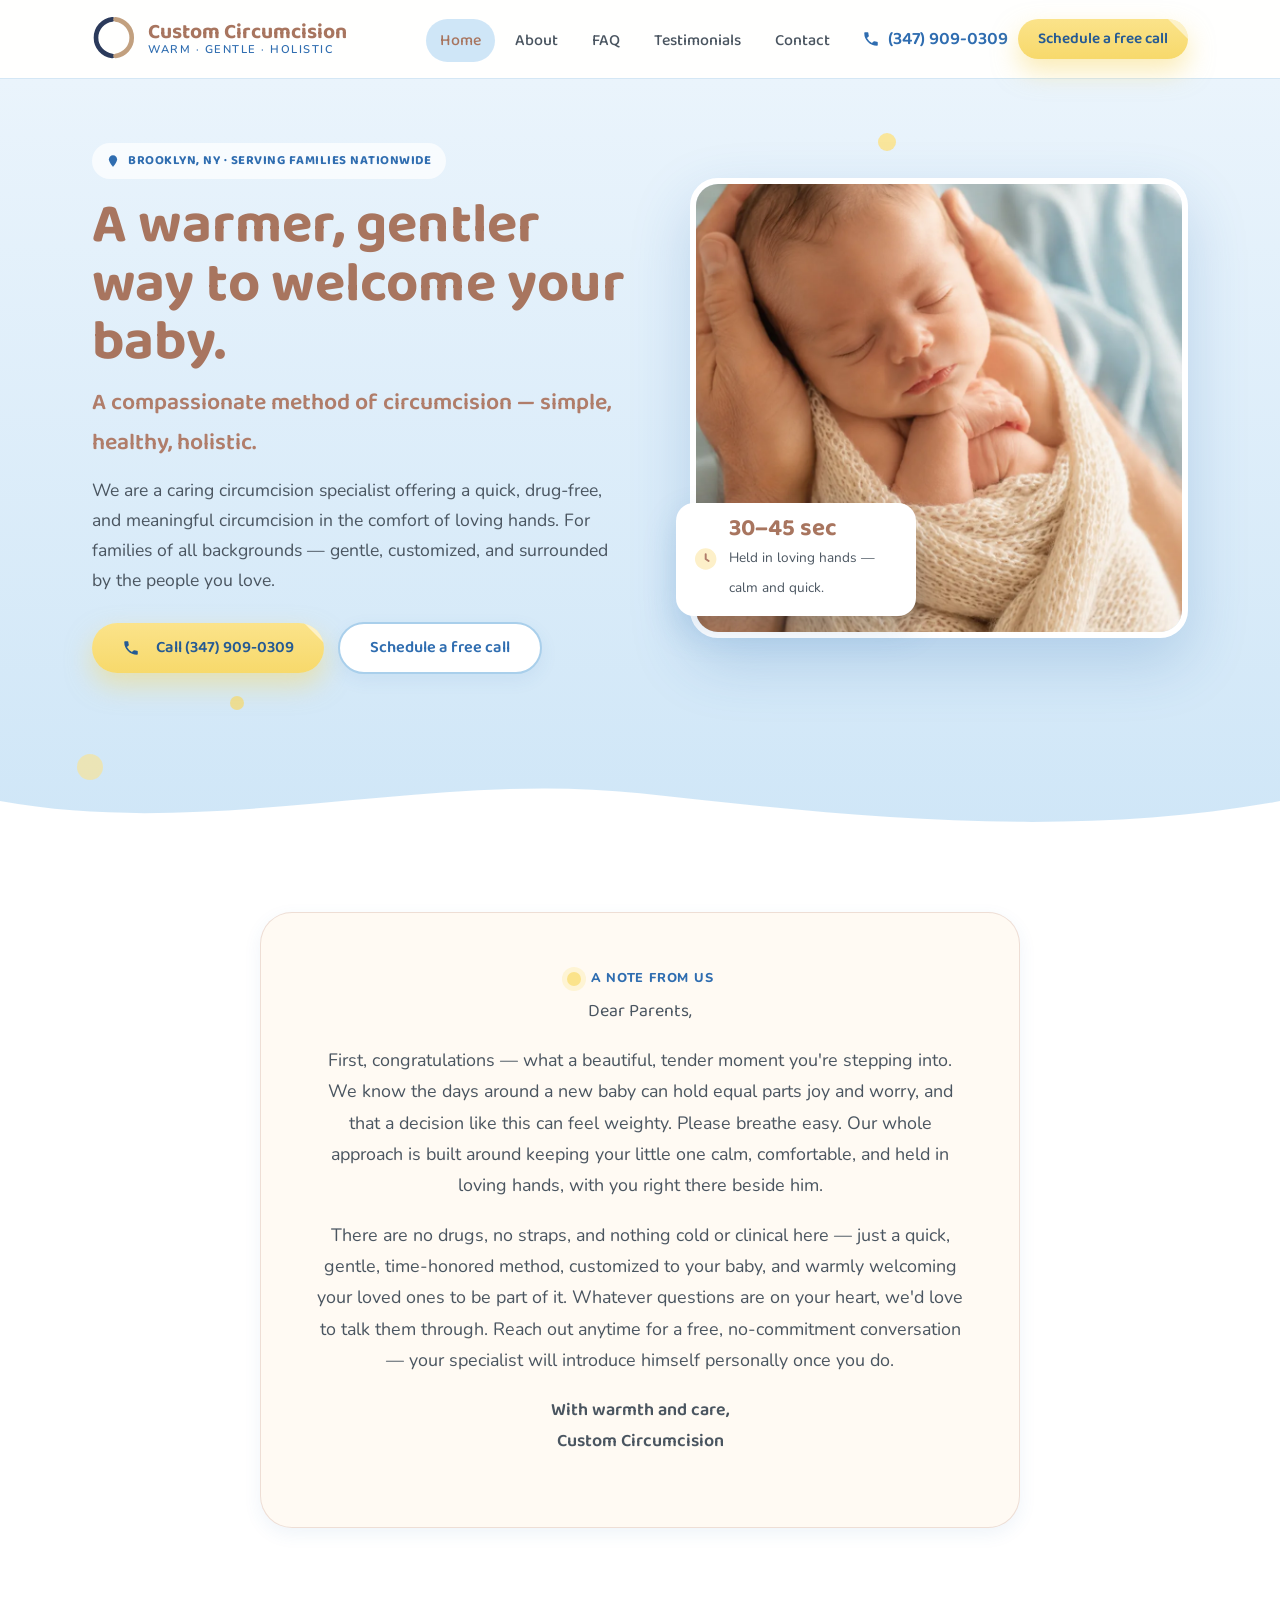
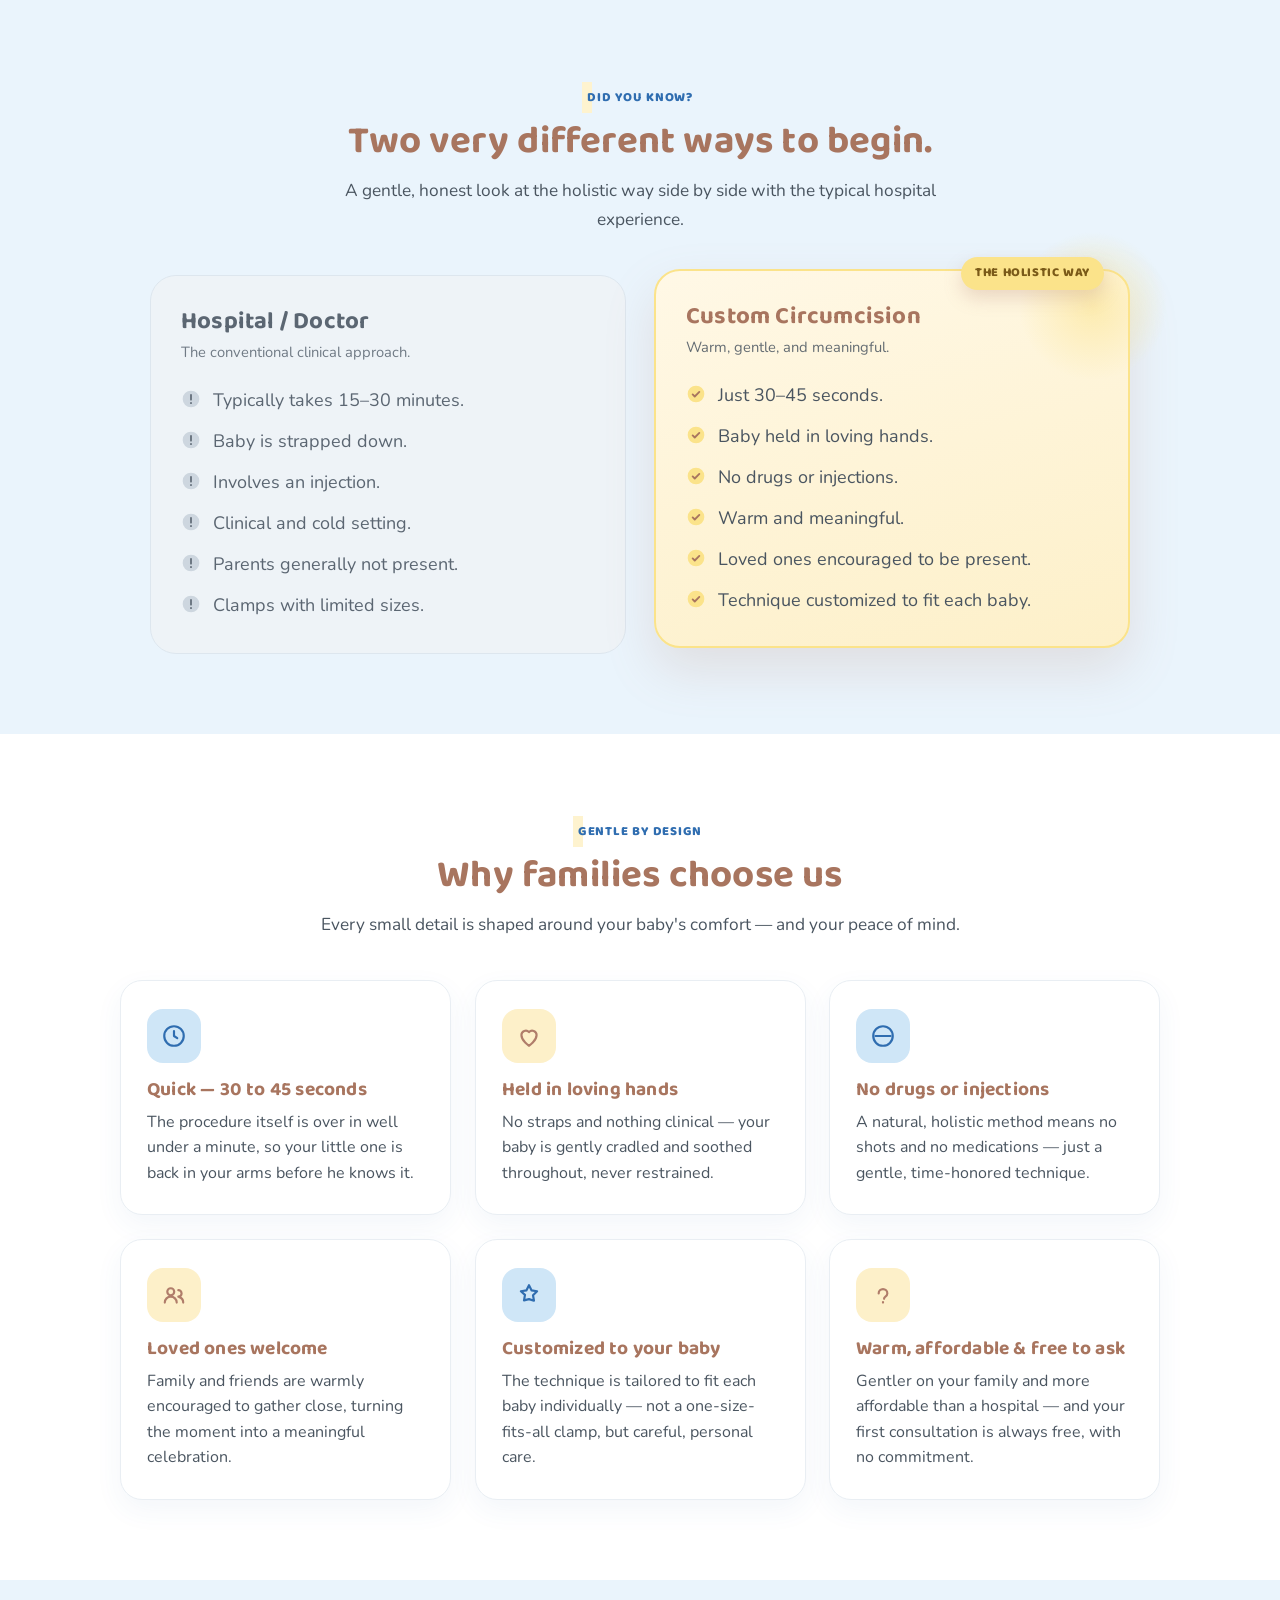
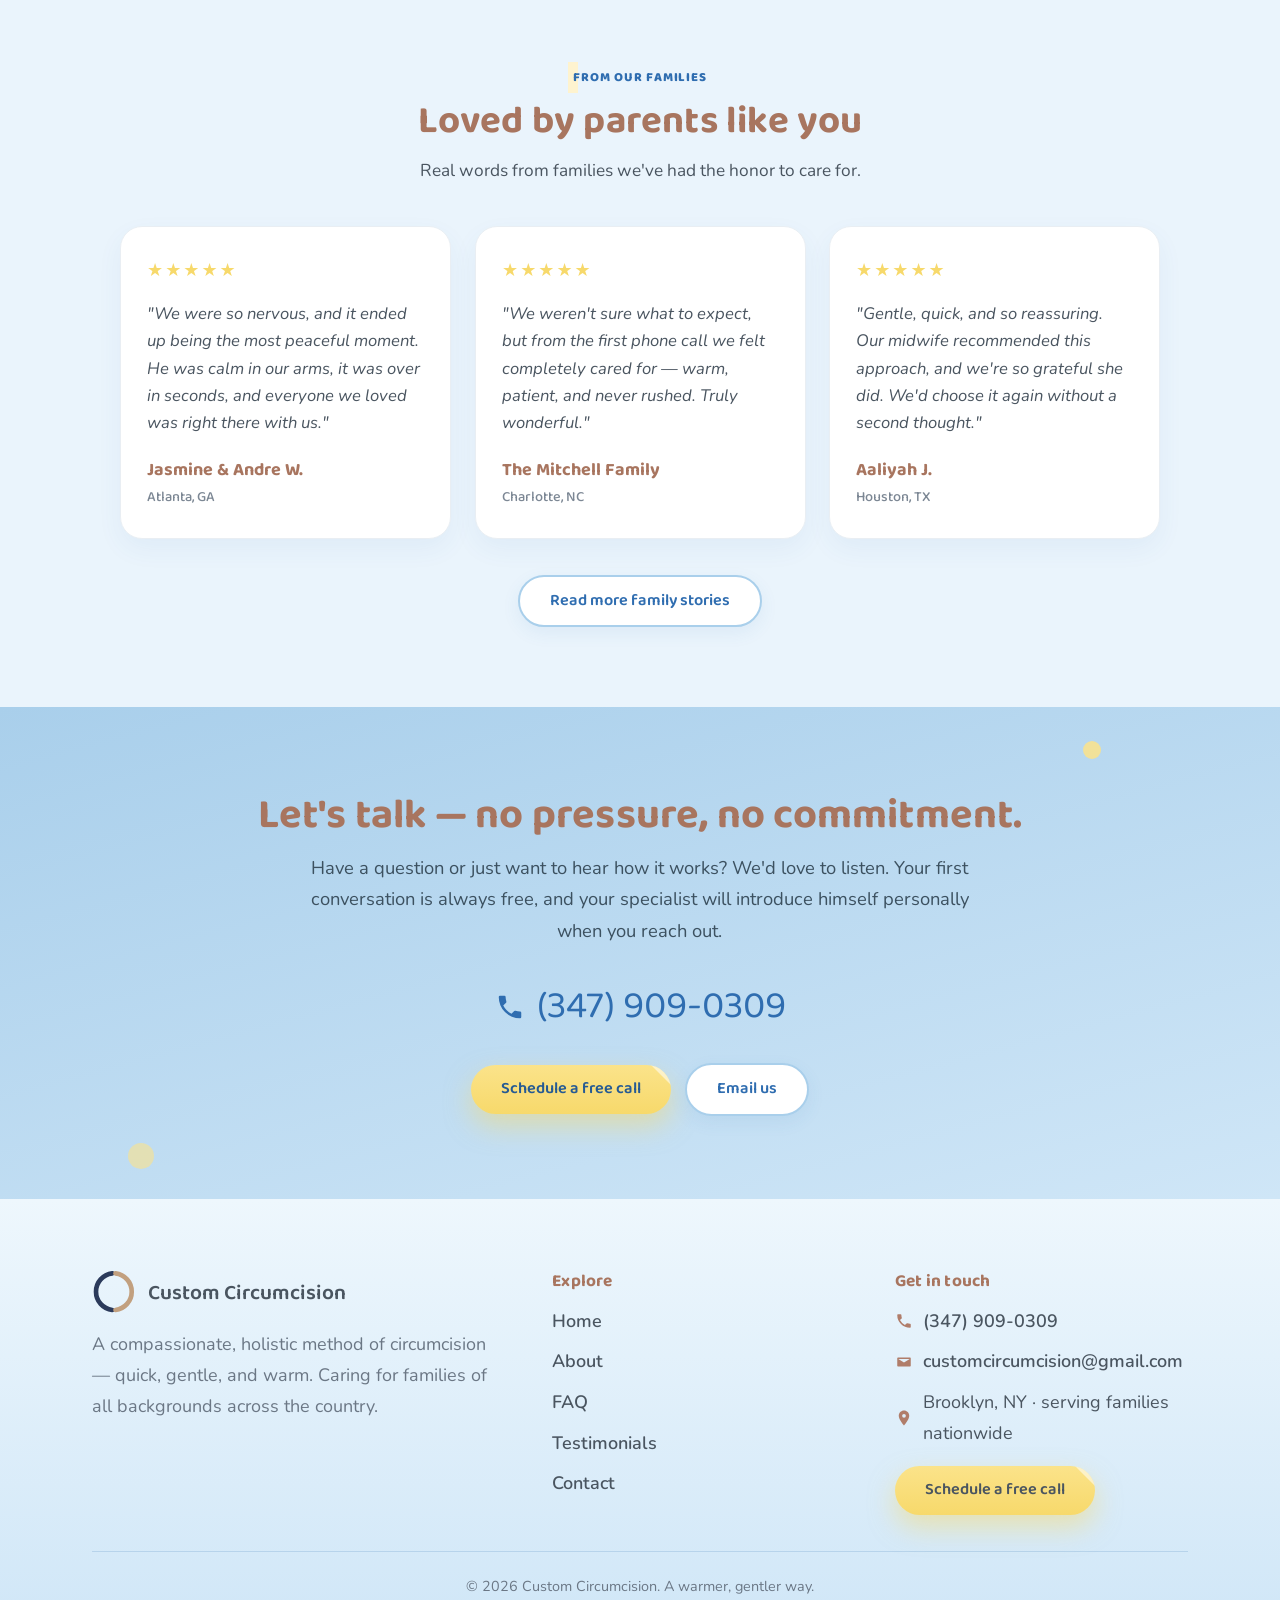
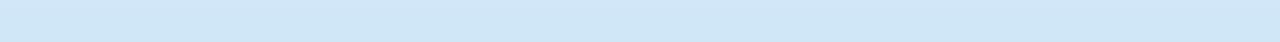
<file: index.html>
<!DOCTYPE html>
<html lang="en">
<head>
<meta charset="UTF-8" />
<meta name="viewport" content="width=device-width, initial-scale=1.0" />
<meta name="description" content="Custom Circumcision — a warm, gentle, holistic circumcision specialist serving families of all backgrounds in Brooklyn and across the U.S. Quick, drug-free, and meaningful. Free, no-commitment consultation." />
<meta name="theme-color" content="#cfe6f7" />
<link rel="preconnect" href="https://fonts.googleapis.com" />
<link rel="preconnect" href="https://fonts.gstatic.com" crossorigin />
<link href="https://fonts.googleapis.com/css2?family=Baloo+2:wght@500;600;700&family=Nunito:ital,wght@0,400;0,500;0,600;0,700;0,800;1,400&display=swap" rel="stylesheet" />
<link rel="stylesheet" href="styles.css" />
  <link rel="icon" type="image/svg+xml" href="assets/favicon.svg" />
  <link rel="icon" type="image/png" sizes="32x32" href="assets/favicon-32.png" />
  <link rel="apple-touch-icon" href="assets/favicon-180.png" />
  <link rel="manifest" href="assets/site.webmanifest" />
<title>Custom Circumcision — A Warm, Gentle, Holistic Circumcision Specialist in Brooklyn, NY</title>
<style>
  /* Small page-specific tweaks layered on top of the shared stylesheet */
  .hero-home { position: relative; background: linear-gradient(180deg, #eaf4fc 0%, #cfe6f7 100%); overflow: hidden; }
  .hero-home__inner { display: grid; grid-template-columns: 1.05fr 0.95fr; gap: 48px; align-items: center; padding: 64px 0 96px; }
  .hero-home__eyebrow { display: inline-flex; align-items: center; gap: 8px; font-weight: 700; letter-spacing: .04em; text-transform: uppercase; font-size: .8rem; color: #2f6db0; background: rgba(255,255,255,.7); padding: 7px 14px; border-radius: 999px; }
  .hero-home h1 { font-family: "Baloo 2", system-ui, sans-serif; color: #a8755f; font-size: clamp(2.3rem, 5vw, 3.5rem); line-height: 1.05; margin: 18px 0 10px; }
  .hero-home__tag { font-family: "Baloo 2", system-ui, sans-serif; font-weight: 600; color: #b07d6a; font-size: clamp(1.1rem, 2.4vw, 1.45rem); margin: 0 0 14px; }
  .hero-home__sub { color: #4a5560; font-size: 1.1rem; max-width: 30em; margin: 0 0 26px; }
  .hero-home__ctas { display: flex; flex-wrap: wrap; gap: 14px; align-items: center; }
  .hero-home__media { position: relative; }
  .hero-home__img { width: 100%; height: 100%; max-height: 460px; object-fit: cover; border-radius: 28px; box-shadow: 0 24px 60px rgba(47,109,176,.22); border: 6px solid #fff; }
  .hero-home__badge { position: absolute; left: -14px; bottom: 22px; background: #fff; border-radius: 18px; padding: 14px 18px; box-shadow: 0 14px 34px rgba(47,109,176,.18); display: flex; align-items: center; gap: 12px; max-width: 240px; }
  .hero-home__badge strong { display: block; font-family: "Baloo 2", sans-serif; color: #a8755f; font-size: 1.5rem; line-height: 1; }
  .hero-home__badge span { color: #4a5560; font-size: .85rem; }
  .dot { position: absolute; border-radius: 50%; background: #fbe38a; opacity: .85; }
  .dot--1 { width: 18px; height: 18px; top: 54px; right: 30%; }
  .dot--2 { width: 11px; height: 11px; top: 120px; right: 24%; background: #f7d96b; }
  .dot--3 { width: 26px; height: 26px; bottom: 60px; left: 6%; opacity:.6; }
  .dot--4 { width: 14px; height: 14px; bottom: 130px; left: 18%; background:#f7d96b; opacity:.7; }

  .heading-dot { display:inline-flex; align-items:center; gap:10px; }
  .heading-dot::before { content:""; width:14px; height:14px; border-radius:50%; background:#fbe38a; box-shadow: 0 0 0 5px rgba(251,227,138,.3); }

  .letter { max-width: 760px; margin: 0 auto; text-align: center; }
  .letter h2 { font-family:"Baloo 2",sans-serif; color:#a8755f; font-size: clamp(1.7rem,3.2vw,2.2rem); margin: 0 0 8px; }
  .letter__greet { font-family:"Baloo 2",sans-serif; color:#b07d6a; font-size:1.5rem; margin: 22px 0 16px; }
  .letter p { color:#4a5560; font-size:1.12rem; line-height:1.75; margin: 0 0 18px; }
  .letter__sign { font-family:"Baloo 2",sans-serif; color:#b07d6a; font-size:1.15rem; margin-top: 6px; }

  .section-head { text-align:center; max-width: 660px; margin: 0 auto 40px; }
  .section-head .eyebrow { display:inline-block; font-weight:800; letter-spacing:.06em; text-transform:uppercase; font-size:.8rem; color:#2f6db0; margin-bottom:10px; }
  .section-head h2 { font-family:"Baloo 2",sans-serif; color:#a8755f; font-size:clamp(1.8rem,3.4vw,2.4rem); margin: 0 0 12px; }
  .section-head p { color:#4a5560; font-size:1.08rem; margin:0; }

  .compare { display:grid; grid-template-columns: 1fr 1fr; gap: 28px; align-items: stretch; max-width: 980px; margin: 0 auto; }
  .compare-card { border-radius: 26px; padding: 32px 30px; position: relative; }
  .compare-card h3 { font-family:"Baloo 2",sans-serif; font-size:1.5rem; margin: 0 0 4px; }
  .compare-card .compare-sub { font-size:.92rem; margin: 0 0 22px; opacity:.85; }
  .compare-card ul { list-style:none; padding:0; margin:0; display:flex; flex-direction:column; gap:14px; }
  .compare-card li { display:flex; gap:12px; align-items:flex-start; line-height:1.5; }
  .compare-card li svg { flex:none; margin-top:2px; }
  .compare-card--hospital { background:#eef3f7; color:#5b6672; border:1px solid #dde6ee; }
  .compare-card--hospital h3 { color:#5b6672; }
  .compare-card--holistic { background: linear-gradient(165deg,#fff8e6 0%, #fdf0c9 100%); color:#4a5560; border:2px solid #fbe38a; box-shadow: 0 22px 50px rgba(176,125,106,.18); }
  .compare-card--holistic h3 { color:#a8755f; }
  .compare-card__flag { position:absolute; top:-14px; right:24px; background:#fbe38a; color:#7a5a18; font-weight:800; font-size:.78rem; letter-spacing:.05em; text-transform:uppercase; padding:6px 14px; border-radius:999px; box-shadow:0 8px 18px rgba(176,125,106,.25); }

  .features-grid { display:grid; grid-template-columns: repeat(3, 1fr); gap: 24px; max-width:1040px; margin:0 auto; }
  .feature-card { background:#fff; border:1px solid #e9eef3; border-radius:22px; padding:28px 26px; box-shadow:0 10px 28px rgba(47,109,176,.06); transition: transform .25s ease, box-shadow .25s ease; }
  .feature-card:hover { transform: translateY(-5px); box-shadow:0 18px 40px rgba(47,109,176,.12); }
  .feature-card__icon { width:54px; height:54px; border-radius:16px; background:#cfe6f7; display:flex; align-items:center; justify-content:center; margin-bottom:16px; color:#2f6db0; }
  .feature-card:nth-child(2) .feature-card__icon,
  .feature-card:nth-child(4) .feature-card__icon,
  .feature-card:nth-child(6) .feature-card__icon { background:#fdf0c9; color:#b07d6a; }
  .feature-card h3 { font-family:"Baloo 2",sans-serif; color:#a8755f; font-size:1.2rem; margin:0 0 8px; }
  .feature-card p { color:#4a5560; font-size:1rem; line-height:1.6; margin:0; }

  .t-teaser { display:grid; grid-template-columns: repeat(3,1fr); gap:24px; max-width:1040px; margin:0 auto 36px; }
  .t-card { background:#fff; border-radius:22px; padding:28px 26px; border:1px solid #e9eef3; box-shadow:0 10px 26px rgba(47,109,176,.06); display:flex; flex-direction:column; }
  .t-card__stars { color:#f7d96b; margin-bottom:14px; letter-spacing:2px; }
  .t-card p { color:#4a5560; font-size:1.04rem; line-height:1.65; margin:0 0 18px; font-style:italic; }
  .t-card__who { margin-top:auto; font-weight:700; color:#a8755f; }
  .t-card__who span { display:block; font-weight:500; color:#7c8794; font-size:.9rem; font-style:normal; }
  .t-center { text-align:center; }

  .cta-band { background: linear-gradient(165deg,#a9cfeb 0%, #cfe6f7 100%); text-align:center; position:relative; overflow:hidden; }
  .cta-band h2 { font-family:"Baloo 2",sans-serif; color:#a8755f; font-size:clamp(1.9rem,3.8vw,2.6rem); margin:0 0 12px; }
  .cta-band p { color:#3c5160; font-size:1.15rem; max-width:36em; margin:0 auto 28px; }
  .cta-band__phone { display:inline-flex; align-items:center; gap:12px; font-family:"Baloo 2",sans-serif; font-size:clamp(1.8rem,4vw,2.4rem); color:#2f6db0; text-decoration:none; margin-bottom:24px; }
  .cta-band__phone svg { width:30px; height:30px; }
  .cta-band__actions { display:flex; flex-wrap:wrap; gap:14px; justify-content:center; }

  @media (max-width: 860px) {
    .hero-home__inner { grid-template-columns: 1fr; padding: 40px 0 72px; text-align:center; }
    .hero-home__ctas { justify-content:center; }
    .hero-home__sub { margin-left:auto; margin-right:auto; }
    .compare { grid-template-columns: 1fr; }
    .features-grid { grid-template-columns: 1fr 1fr; }
    .t-teaser { grid-template-columns: 1fr; }
  }
  @media (max-width: 560px) {
    .features-grid { grid-template-columns: 1fr; }
  }
</style>
</head>
<body>
<a class="skip-link" href="#main">Skip to content</a>
<header class="site-header">
  <div class="container">
    <nav class="nav" aria-label="Primary">
      <a class="brand" href="index.html" aria-label="Custom Circumcision — home">
        <svg class="brand__mark" width="44" height="44" viewBox="140 99 322 322" fill="none" aria-hidden="true"><path d="M288 116 A135 135 0 0 0 288 384" stroke="#2b3a5b" stroke-width="34" fill="none" stroke-linecap="round"/><path d="M312 116 A135 135 0 0 1 312 384" stroke="#c2a07f" stroke-width="34" fill="none" stroke-linecap="round"/></svg>
        <span>Custom Circumcision
          <span class="brand__sub">Warm · Gentle · Holistic</span>
        </span>
      </a>

      <button class="nav-toggle" aria-expanded="false" aria-controls="nav-wrap" aria-label="Open menu">
        <span></span><span></span><span></span>
      </button>

      <div class="nav-wrap" id="nav-wrap">
        <ul class="nav-links">
          <li><a href="index.html">Home</a></li>
          <li><a href="about.html">About</a></li>
          <li><a href="faq.html">FAQ</a></li>
          <li><a href="testimonials.html">Testimonials</a></li>
          <li><a href="contact.html">Contact</a></li>
        </ul>
        <div class="nav-cta">
          <a class="nav-phone" href="tel:+13479090309">
            <svg width="18" height="18" viewBox="0 0 24 24" fill="none" aria-hidden="true"><path d="M6.6 10.8a15 15 0 006.6 6.6l2.2-2.2a1 1 0 011-.24 11.4 11.4 0 003.6.58 1 1 0 011 1V20a1 1 0 01-1 1A17 17 0 013 4a1 1 0 011-1h3.5a1 1 0 011 1 11.4 11.4 0 00.58 3.6 1 1 0 01-.24 1L6.6 10.8z" fill="currentColor"/></svg>
            (347) 909-0309
          </a>
          <a class="btn btn--primary" href="contact.html">Schedule a free call</a>
        </div>
      </div>
    </nav>
  </div>
</header>

<main id="main">

  <!-- (1) HERO -->
  <section class="hero-home">
    <span class="dot dot--1" aria-hidden="true"></span>
    <span class="dot dot--2" aria-hidden="true"></span>
    <span class="dot dot--3" aria-hidden="true"></span>
    <span class="dot dot--4" aria-hidden="true"></span>
    <div class="container">
      <div class="hero-home__inner">
        <div class="hero-home__copy reveal">
          <span class="hero-home__eyebrow">
            <svg width="14" height="14" viewBox="0 0 24 24" fill="none" aria-hidden="true"><path d="M12 2c3.9 0 7 3.1 7 7 0 5.2-7 13-7 13S5 14.2 5 9c0-3.9 3.1-7 7-7z" fill="#2f6db0"/></svg>
            Brooklyn, NY · Serving families nationwide
          </span>
          <h1>A warmer, gentler way to welcome your baby.</h1>
          <p class="hero-home__tag">A compassionate method of circumcision — simple, healthy, holistic.</p>
          <p class="hero-home__sub">We are a caring circumcision specialist offering a quick, drug-free, and meaningful circumcision in the comfort of loving hands. For families of all backgrounds — gentle, customized, and surrounded by the people you love.</p>
          <div class="hero-home__ctas">
            <a class="btn btn--primary" href="tel:+13479090309">
              <svg width="18" height="18" viewBox="0 0 24 24" fill="none" aria-hidden="true" style="vertical-align:-3px;margin-right:6px;"><path d="M6.6 10.8a15 15 0 006.6 6.6l2.2-2.2a1 1 0 011-.24 11.4 11.4 0 003.6.58 1 1 0 011 1V20a1 1 0 01-1 1A17 17 0 013 4a1 1 0 011-1h3.5a1 1 0 011 1 11.4 11.4 0 00.58 3.6 1 1 0 01-.24 1L6.6 10.8z" fill="currentColor"/></svg>
              Call (347) 909-0309
            </a>
            <a class="btn btn--secondary" href="contact.html">Schedule a free call</a>
          </div>
        </div>
        <div class="hero-home__media reveal">
          <img class="hero-home__img"
               src="images/hero-newborn.webp"
               alt="A peaceful sleeping newborn swaddled in soft cream, gently cradled in loving hands"
               loading="eager" width="1024" height="1280" />
          <div class="hero-home__badge">
            <svg width="34" height="34" viewBox="0 0 24 24" fill="none" aria-hidden="true"><circle cx="12" cy="12" r="11" fill="#fdf0c9"/><path d="M12 7v5l3 2" stroke="#b07d6a" stroke-width="2" stroke-linecap="round" stroke-linejoin="round"/></svg>
            <div>
              <strong>30–45 sec</strong>
              <span>Held in loving hands — calm and quick.</span>
            </div>
          </div>
        </div>
      </div>
    </div>
    <!-- wave divider -->
    <svg class="wave-divider" viewBox="0 0 1440 90" preserveAspectRatio="none" aria-hidden="true" style="display:block;width:100%;height:70px;">
      <path d="M0,40 C240,90 480,0 720,30 C960,60 1200,90 1440,40 L1440,90 L0,90 Z" fill="#ffffff"></path>
    </svg>
  </section>

  <!-- (2) DEAR PARENTS LETTER -->
  <section class="band band--white" style="padding:72px 0;">
    <div class="container">
      <div class="letter reveal">
        <span class="heading-dot"><span style="font-weight:800;letter-spacing:.06em;text-transform:uppercase;font-size:.8rem;color:#2f6db0;">A note from us</span></span>
        <p class="letter__greet">Dear Parents,</p>
        <p>First, congratulations — what a beautiful, tender moment you're stepping into. We know the days around a new baby can hold equal parts joy and worry, and that a decision like this can feel weighty. Please breathe easy. Our whole approach is built around keeping your little one calm, comfortable, and held in loving hands, with you right there beside him.</p>
        <p>There are no drugs, no straps, and nothing cold or clinical here — just a quick, gentle, time-honored method, customized to your baby, and warmly welcoming your loved ones to be part of it. Whatever questions are on your heart, we'd love to talk them through. Reach out anytime for a free, no-commitment conversation — your specialist will introduce himself personally once you do.</p>
        <p class="letter__sign">With warmth and care,<br/>Custom Circumcision</p>
      </div>
    </div>
  </section>

  <!-- (3) SIGNATURE COMPARISON -->
  <section class="band band--blue" style="background:#eaf4fc;padding:80px 0;">
    <div class="container">
      <div class="section-head reveal">
        <span class="eyebrow">Did you know?</span>
        <h2>Two very different ways to begin.</h2>
        <p>A gentle, honest look at the holistic way side by side with the typical hospital experience.</p>
      </div>
      <div class="compare reveal">
        <!-- Hospital / muted -->
        <div class="compare-card compare-card--hospital">
          <h3>Hospital / Doctor</h3>
          <p class="compare-sub">The conventional clinical approach.</p>
          <ul>
            <li><svg width="20" height="20" viewBox="0 0 24 24" fill="none" aria-hidden="true"><circle cx="12" cy="12" r="10" fill="#cdd6df"/><path d="M12 7v6M12 16.5v.5" stroke="#5b6672" stroke-width="2" stroke-linecap="round"/></svg> Typically takes 15–30 minutes.</li>
            <li><svg width="20" height="20" viewBox="0 0 24 24" fill="none" aria-hidden="true"><circle cx="12" cy="12" r="10" fill="#cdd6df"/><path d="M12 7v6M12 16.5v.5" stroke="#5b6672" stroke-width="2" stroke-linecap="round"/></svg> Baby is strapped down.</li>
            <li><svg width="20" height="20" viewBox="0 0 24 24" fill="none" aria-hidden="true"><circle cx="12" cy="12" r="10" fill="#cdd6df"/><path d="M12 7v6M12 16.5v.5" stroke="#5b6672" stroke-width="2" stroke-linecap="round"/></svg> Involves an injection.</li>
            <li><svg width="20" height="20" viewBox="0 0 24 24" fill="none" aria-hidden="true"><circle cx="12" cy="12" r="10" fill="#cdd6df"/><path d="M12 7v6M12 16.5v.5" stroke="#5b6672" stroke-width="2" stroke-linecap="round"/></svg> Clinical and cold setting.</li>
            <li><svg width="20" height="20" viewBox="0 0 24 24" fill="none" aria-hidden="true"><circle cx="12" cy="12" r="10" fill="#cdd6df"/><path d="M12 7v6M12 16.5v.5" stroke="#5b6672" stroke-width="2" stroke-linecap="round"/></svg> Parents generally not present.</li>
            <li><svg width="20" height="20" viewBox="0 0 24 24" fill="none" aria-hidden="true"><circle cx="12" cy="12" r="10" fill="#cdd6df"/><path d="M12 7v6M12 16.5v.5" stroke="#5b6672" stroke-width="2" stroke-linecap="round"/></svg> Clamps with limited sizes.</li>
          </ul>
        </div>
        <!-- Holistic / warm hero -->
        <div class="compare-card compare-card--holistic">
          <span class="compare-card__flag">The holistic way</span>
          <h3>Custom Circumcision</h3>
          <p class="compare-sub">Warm, gentle, and meaningful.</p>
          <ul>
            <li><svg width="20" height="20" viewBox="0 0 24 24" fill="none" aria-hidden="true"><circle cx="12" cy="12" r="10" fill="#fbe38a"/><path d="M8 12.5l2.5 2.5L16 9.5" stroke="#a8755f" stroke-width="2.2" stroke-linecap="round" stroke-linejoin="round"/></svg> Just 30–45 seconds.</li>
            <li><svg width="20" height="20" viewBox="0 0 24 24" fill="none" aria-hidden="true"><circle cx="12" cy="12" r="10" fill="#fbe38a"/><path d="M8 12.5l2.5 2.5L16 9.5" stroke="#a8755f" stroke-width="2.2" stroke-linecap="round" stroke-linejoin="round"/></svg> Baby held in loving hands.</li>
            <li><svg width="20" height="20" viewBox="0 0 24 24" fill="none" aria-hidden="true"><circle cx="12" cy="12" r="10" fill="#fbe38a"/><path d="M8 12.5l2.5 2.5L16 9.5" stroke="#a8755f" stroke-width="2.2" stroke-linecap="round" stroke-linejoin="round"/></svg> No drugs or injections.</li>
            <li><svg width="20" height="20" viewBox="0 0 24 24" fill="none" aria-hidden="true"><circle cx="12" cy="12" r="10" fill="#fbe38a"/><path d="M8 12.5l2.5 2.5L16 9.5" stroke="#a8755f" stroke-width="2.2" stroke-linecap="round" stroke-linejoin="round"/></svg> Warm and meaningful.</li>
            <li><svg width="20" height="20" viewBox="0 0 24 24" fill="none" aria-hidden="true"><circle cx="12" cy="12" r="10" fill="#fbe38a"/><path d="M8 12.5l2.5 2.5L16 9.5" stroke="#a8755f" stroke-width="2.2" stroke-linecap="round" stroke-linejoin="round"/></svg> Loved ones encouraged to be present.</li>
            <li><svg width="20" height="20" viewBox="0 0 24 24" fill="none" aria-hidden="true"><circle cx="12" cy="12" r="10" fill="#fbe38a"/><path d="M8 12.5l2.5 2.5L16 9.5" stroke="#a8755f" stroke-width="2.2" stroke-linecap="round" stroke-linejoin="round"/></svg> Technique customized to fit each baby.</li>
          </ul>
        </div>
      </div>
    </div>
  </section>

  <!-- (4) WHY FAMILIES CHOOSE US -->
  <section class="band band--white" style="padding:80px 0;">
    <div class="container">
      <div class="section-head reveal">
        <span class="eyebrow">Gentle by design</span>
        <h2>Why families choose us</h2>
        <p>Every small detail is shaped around your baby's comfort — and your peace of mind.</p>
      </div>
      <div class="features-grid">
        <div class="feature-card reveal">
          <div class="feature-card__icon"><svg width="26" height="26" viewBox="0 0 24 24" fill="none" aria-hidden="true"><circle cx="12" cy="12" r="9" stroke="currentColor" stroke-width="2"/><path d="M12 7.5V12l3 2" stroke="currentColor" stroke-width="2" stroke-linecap="round" stroke-linejoin="round"/></svg></div>
          <h3>Quick — 30 to 45 seconds</h3>
          <p>The procedure itself is over in well under a minute, so your little one is back in your arms before he knows it.</p>
        </div>
        <div class="feature-card reveal">
          <div class="feature-card__icon"><svg width="26" height="26" viewBox="0 0 24 24" fill="none" aria-hidden="true"><path d="M12 21s-7-4.5-7-10a4 4 0 017-2.6A4 4 0 0119 11c0 5.5-7 10-7 10z" stroke="currentColor" stroke-width="2" stroke-linejoin="round"/></svg></div>
          <h3>Held in loving hands</h3>
          <p>No straps and nothing clinical — your baby is gently cradled and soothed throughout, never restrained.</p>
        </div>
        <div class="feature-card reveal">
          <div class="feature-card__icon"><svg width="26" height="26" viewBox="0 0 24 24" fill="none" aria-hidden="true"><path d="M5 12h14" stroke="currentColor" stroke-width="2" stroke-linecap="round"/><circle cx="12" cy="12" r="9" stroke="currentColor" stroke-width="2"/></svg></div>
          <h3>No drugs or injections</h3>
          <p>A natural, holistic method means no shots and no medications — just a gentle, time-honored technique.</p>
        </div>
        <div class="feature-card reveal">
          <div class="feature-card__icon"><svg width="26" height="26" viewBox="0 0 24 24" fill="none" aria-hidden="true"><circle cx="9" cy="9" r="3.2" stroke="currentColor" stroke-width="2"/><path d="M3.5 19a5.5 5.5 0 0111 0M16 7.5a3 3 0 010 6M20.5 19a5.5 5.5 0 00-4-5.3" stroke="currentColor" stroke-width="2" stroke-linecap="round"/></svg></div>
          <h3>Loved ones welcome</h3>
          <p>Family and friends are warmly encouraged to gather close, turning the moment into a meaningful celebration.</p>
        </div>
        <div class="feature-card reveal">
          <div class="feature-card__icon"><svg width="26" height="26" viewBox="0 0 24 24" fill="none" aria-hidden="true"><path d="M12 3l2.3 4.7 5.2.8-3.8 3.7.9 5.1L12 15.8 7.4 17l.9-5.1L4.5 8.5l5.2-.8L12 3z" stroke="currentColor" stroke-width="2" stroke-linejoin="round"/></svg></div>
          <h3>Customized to your baby</h3>
          <p>The technique is tailored to fit each baby individually — not a one-size-fits-all clamp, but careful, personal care.</p>
        </div>
        <div class="feature-card reveal">
          <div class="feature-card__icon"><svg width="26" height="26" viewBox="0 0 24 24" fill="none" aria-hidden="true"><path d="M8 10.5a4 4 0 118 0c0 1.5-1 2.5-2 3.2-.7.5-1 .9-1 1.8M12 18.5v.5" stroke="currentColor" stroke-width="2" stroke-linecap="round" stroke-linejoin="round"/></svg></div>
          <h3>Warm, affordable &amp; free to ask</h3>
          <p>Gentler on your family and more affordable than a hospital — and your first consultation is always free, with no commitment.</p>
        </div>
      </div>
    </div>
  </section>

  <!-- (5) TESTIMONIAL TEASER -->
  <section class="band band--blue" style="background:#eaf4fc;padding:80px 0;">
    <div class="container">
      <div class="section-head reveal">
        <span class="eyebrow">From our families</span>
        <h2>Loved by parents like you</h2>
        <p>Real words from families we've had the honor to care for.</p>
      </div>
      <div class="t-teaser">
        <div class="t-card reveal">
          <div class="t-card__stars" role="img" aria-label="5 out of 5 stars"><span aria-hidden="true">★★★★★</span></div>
          <p>"We were so nervous, and it ended up being the most peaceful moment. He was calm in our arms, it was over in seconds, and everyone we loved was right there with us."</p>
          <div class="t-card__who">Jasmine &amp; Andre W.<br/><span>Atlanta, GA</span></div>
        </div>
        <div class="t-card reveal">
          <div class="t-card__stars" role="img" aria-label="5 out of 5 stars"><span aria-hidden="true">★★★★★</span></div>
          <p>"We weren't sure what to expect, but from the first phone call we felt completely cared for — warm, patient, and never rushed. Truly wonderful."</p>
          <div class="t-card__who">The Mitchell Family<br/><span>Charlotte, NC</span></div>
        </div>
        <div class="t-card reveal">
          <div class="t-card__stars" role="img" aria-label="5 out of 5 stars"><span aria-hidden="true">★★★★★</span></div>
          <p>"Gentle, quick, and so reassuring. Our midwife recommended this approach, and we're so grateful she did. We'd choose it again without a second thought."</p>
          <div class="t-card__who">Aaliyah J.<br/><span>Houston, TX</span></div>
        </div>
      </div>
      <div class="t-center reveal">
        <a class="btn btn--secondary" href="testimonials.html">Read more family stories</a>
      </div>
    </div>
  </section>

  <!-- (6) CLOSING CTA BAND -->
  <section class="cta-band" style="padding:84px 0;">
    <span class="dot dot--1" aria-hidden="true" style="top:34px;right:14%;"></span>
    <span class="dot dot--3" aria-hidden="true" style="bottom:30px;left:10%;"></span>
    <div class="container reveal">
      <h2>Let's talk — no pressure, no commitment.</h2>
      <p>Have a question or just want to hear how it works? We'd love to listen. Your first conversation is always free, and your specialist will introduce himself personally when you reach out.</p>
      <a class="cta-band__phone" href="tel:+13479090309">
        <svg viewBox="0 0 24 24" fill="none" aria-hidden="true"><path d="M6.6 10.8a15 15 0 006.6 6.6l2.2-2.2a1 1 0 011-.24 11.4 11.4 0 003.6.58 1 1 0 011 1V20a1 1 0 01-1 1A17 17 0 013 4a1 1 0 011-1h3.5a1 1 0 011 1 11.4 11.4 0 00.58 3.6 1 1 0 01-.24 1L6.6 10.8z" fill="currentColor"/></svg>
        (347) 909-0309
      </a>
      <div class="cta-band__actions">
        <a class="btn btn--primary" href="contact.html">Schedule a free call</a>
        <a class="btn btn--secondary" href="mailto:customcircumcision@gmail.com">Email us</a>
      </div>
    </div>
  </section>

</main>

<footer class="site-footer">
  <div class="container">
    <div class="footer-grid">
      <div class="footer-col">
        <a class="footer-brand brand" href="index.html" aria-label="Custom Circumcision — home">
          <svg class="brand__mark" width="44" height="44" viewBox="140 99 322 322" fill="none" aria-hidden="true"><path d="M288 116 A135 135 0 0 0 288 384" stroke="#2b3a5b" stroke-width="34" fill="none" stroke-linecap="round"/><path d="M312 116 A135 135 0 0 1 312 384" stroke="#c2a07f" stroke-width="34" fill="none" stroke-linecap="round"/></svg>
          <span>Custom Circumcision</span>
        </a>
        <p class="footer__line">A compassionate, holistic method of circumcision — quick, gentle, and warm. Caring for families of all backgrounds across the country.</p>
      </div>

      <div class="footer-col">
        <h4>Explore</h4>
        <ul>
          <li><a href="index.html">Home</a></li>
          <li><a href="about.html">About</a></li>
          <li><a href="faq.html">FAQ</a></li>
          <li><a href="testimonials.html">Testimonials</a></li>
          <li><a href="contact.html">Contact</a></li>
        </ul>
      </div>

      <div class="footer-col">
        <h4>Get in touch</h4>
        <ul class="footer-contact">
          <li>
            <svg width="18" height="18" viewBox="0 0 24 24" fill="none" aria-hidden="true"><path d="M6.6 10.8a15 15 0 006.6 6.6l2.2-2.2a1 1 0 011-.24 11.4 11.4 0 003.6.58 1 1 0 011 1V20a1 1 0 01-1 1A17 17 0 013 4a1 1 0 011-1h3.5a1 1 0 011 1 11.4 11.4 0 00.58 3.6 1 1 0 01-.24 1L6.6 10.8z" fill="currentColor"/></svg>
            <a href="tel:+13479090309">(347) 909-0309</a>
          </li>
          <li>
            <svg width="18" height="18" viewBox="0 0 24 24" fill="none" aria-hidden="true"><path d="M4 6h16a1 1 0 011 1v10a1 1 0 01-1 1H4a1 1 0 01-1-1V7a1 1 0 011-1zm.4 2L12 12.6 19.6 8H4.4z" fill="currentColor"/></svg>
            <a href="mailto:customcircumcision@gmail.com">customcircumcision@gmail.com</a>
          </li>
          <li>
            <svg width="18" height="18" viewBox="0 0 24 24" fill="none" aria-hidden="true"><path d="M12 2c3.9 0 7 3.1 7 7 0 5.2-7 13-7 13S5 14.2 5 9c0-3.9 3.1-7 7-7zm0 4.5A2.5 2.5 0 1012 11.5 2.5 2.5 0 0012 6.5z" fill="currentColor"/></svg>
            <span>Brooklyn, NY · serving families nationwide</span>
          </li>
        </ul>
        <a class="btn btn--primary" href="contact.html" style="margin-top:8px;">Schedule a free call</a>
      </div>
    </div>

    <div class="footer-bottom">
      <p>&copy; 2026 Custom Circumcision. A warmer, gentler way.</p>
    </div>
  </div>
</footer>

<script>
  // Mobile nav toggle
  (function () {
    var toggle = document.querySelector('.nav-toggle');
    var nav = document.querySelector('.nav');
    if (toggle && nav) {
      toggle.addEventListener('click', function () {
        var open = nav.classList.toggle('is-open');
        toggle.setAttribute('aria-expanded', open ? 'true' : 'false');
        toggle.setAttribute('aria-label', open ? 'Close menu' : 'Open menu');
      });
      // Close menu when a link is tapped
      nav.querySelectorAll('.nav-links a').forEach(function (link) {
        link.addEventListener('click', function () {
          nav.classList.remove('is-open');
          toggle.setAttribute('aria-expanded', 'false');
        });
      });
    }
  })();

  // Highlight current page in nav
  (function () {
    var path = location.pathname.split('/').pop() || 'index.html';
    document.querySelectorAll('.nav-links a').forEach(function (a) {
      var href = a.getAttribute('href');
      if (href === path) a.classList.add('is-active');
    });
  })();

  // Gentle fade-up reveals on scroll
  (function () {
    var els = document.querySelectorAll('.reveal');
    if (!('IntersectionObserver' in window) || !els.length) {
      els.forEach(function (el) { el.classList.add('is-visible'); });
      return;
    }
    var io = new IntersectionObserver(function (entries) {
      entries.forEach(function (entry) {
        if (entry.isIntersecting) {
          entry.target.classList.add('is-visible');
          io.unobserve(entry.target);
        }
      });
    }, { threshold: 0.12, rootMargin: '0px 0px -40px 0px' });
    els.forEach(function (el) { io.observe(el); });
  })();
</script>
</body>
</html>
</file>
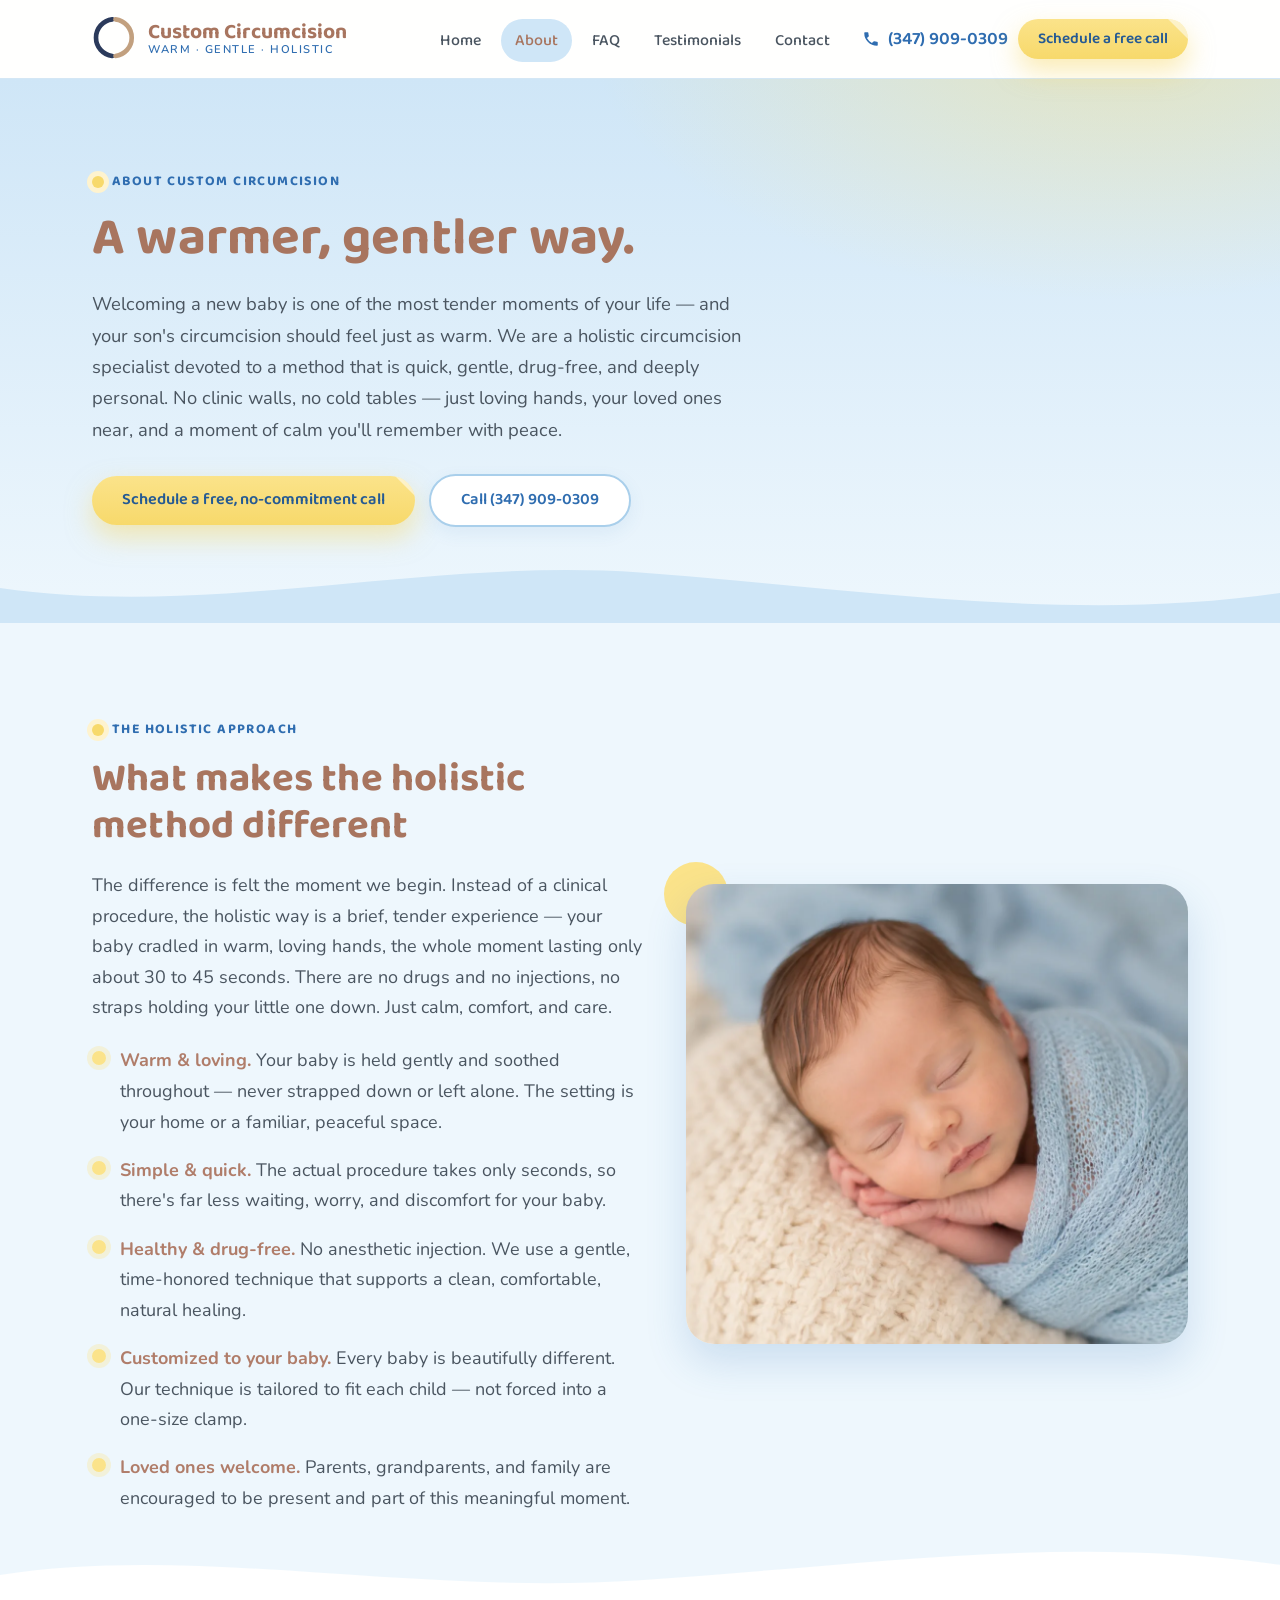
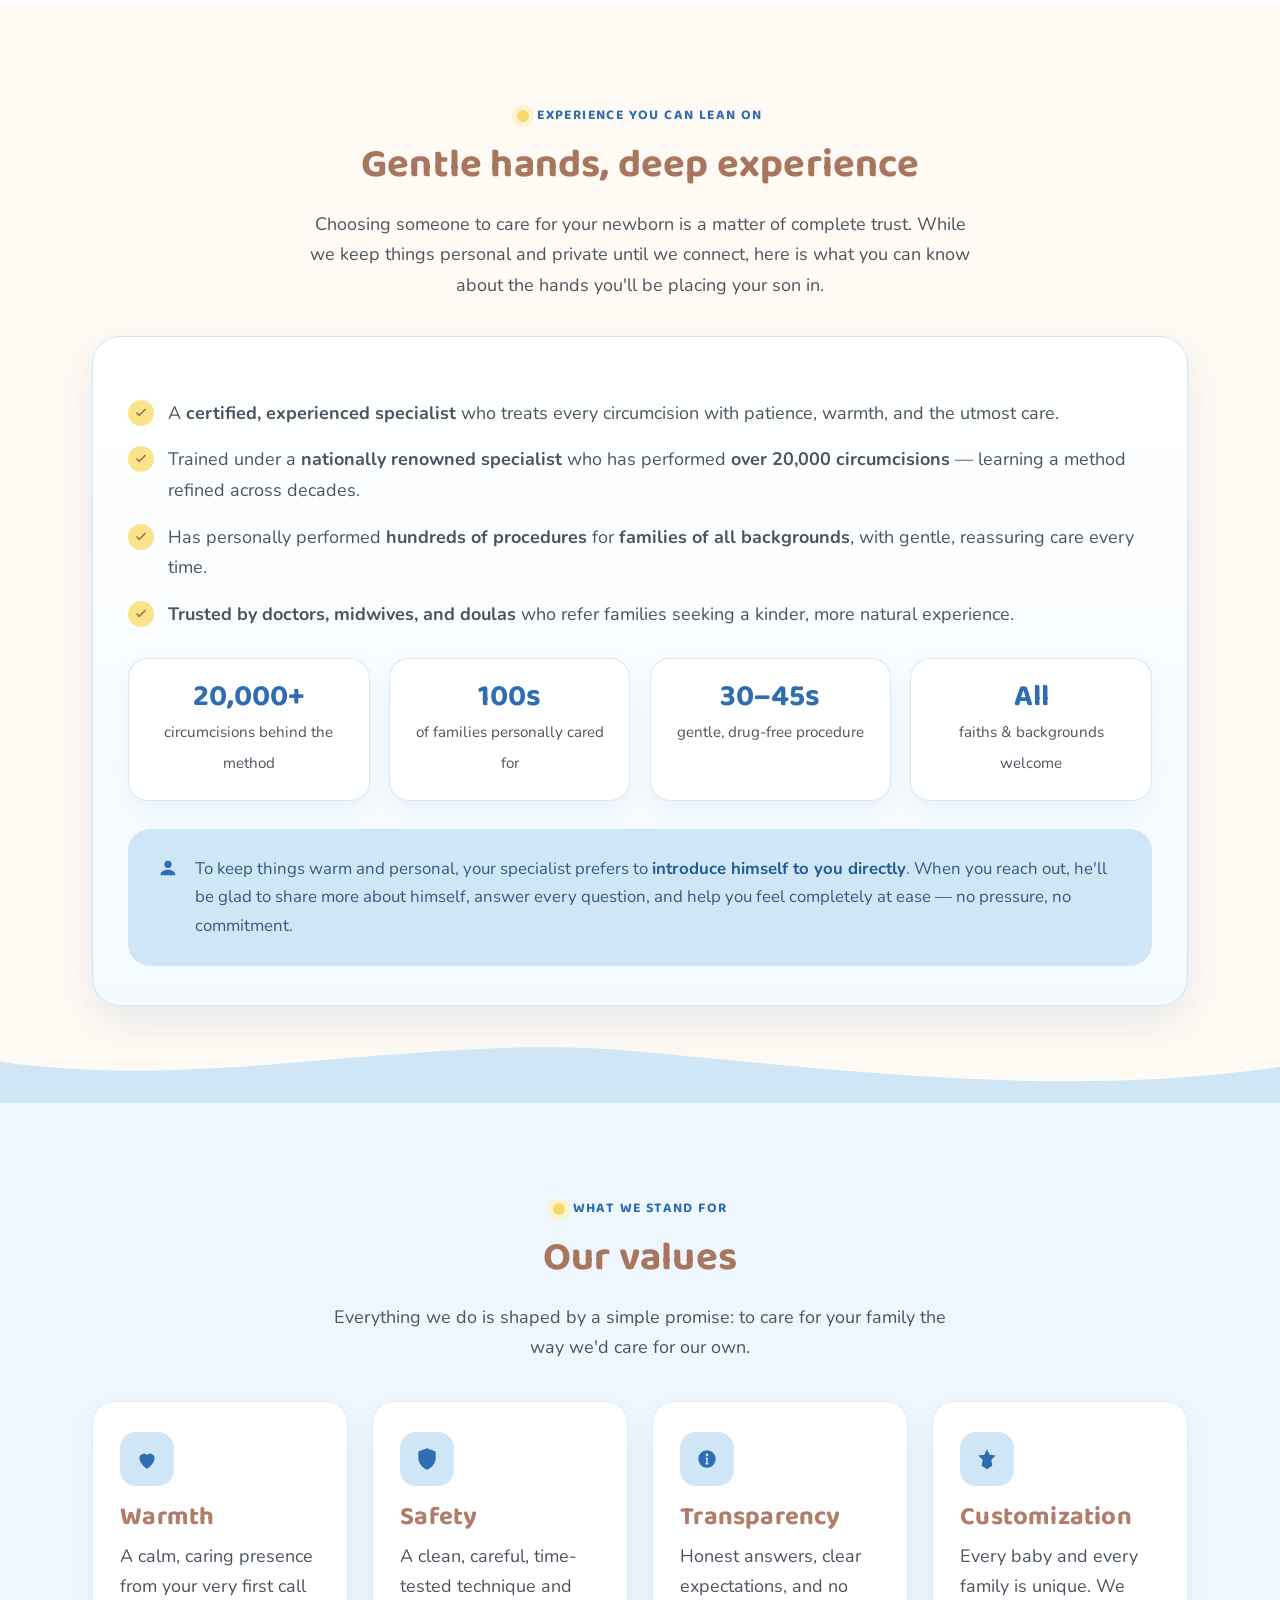
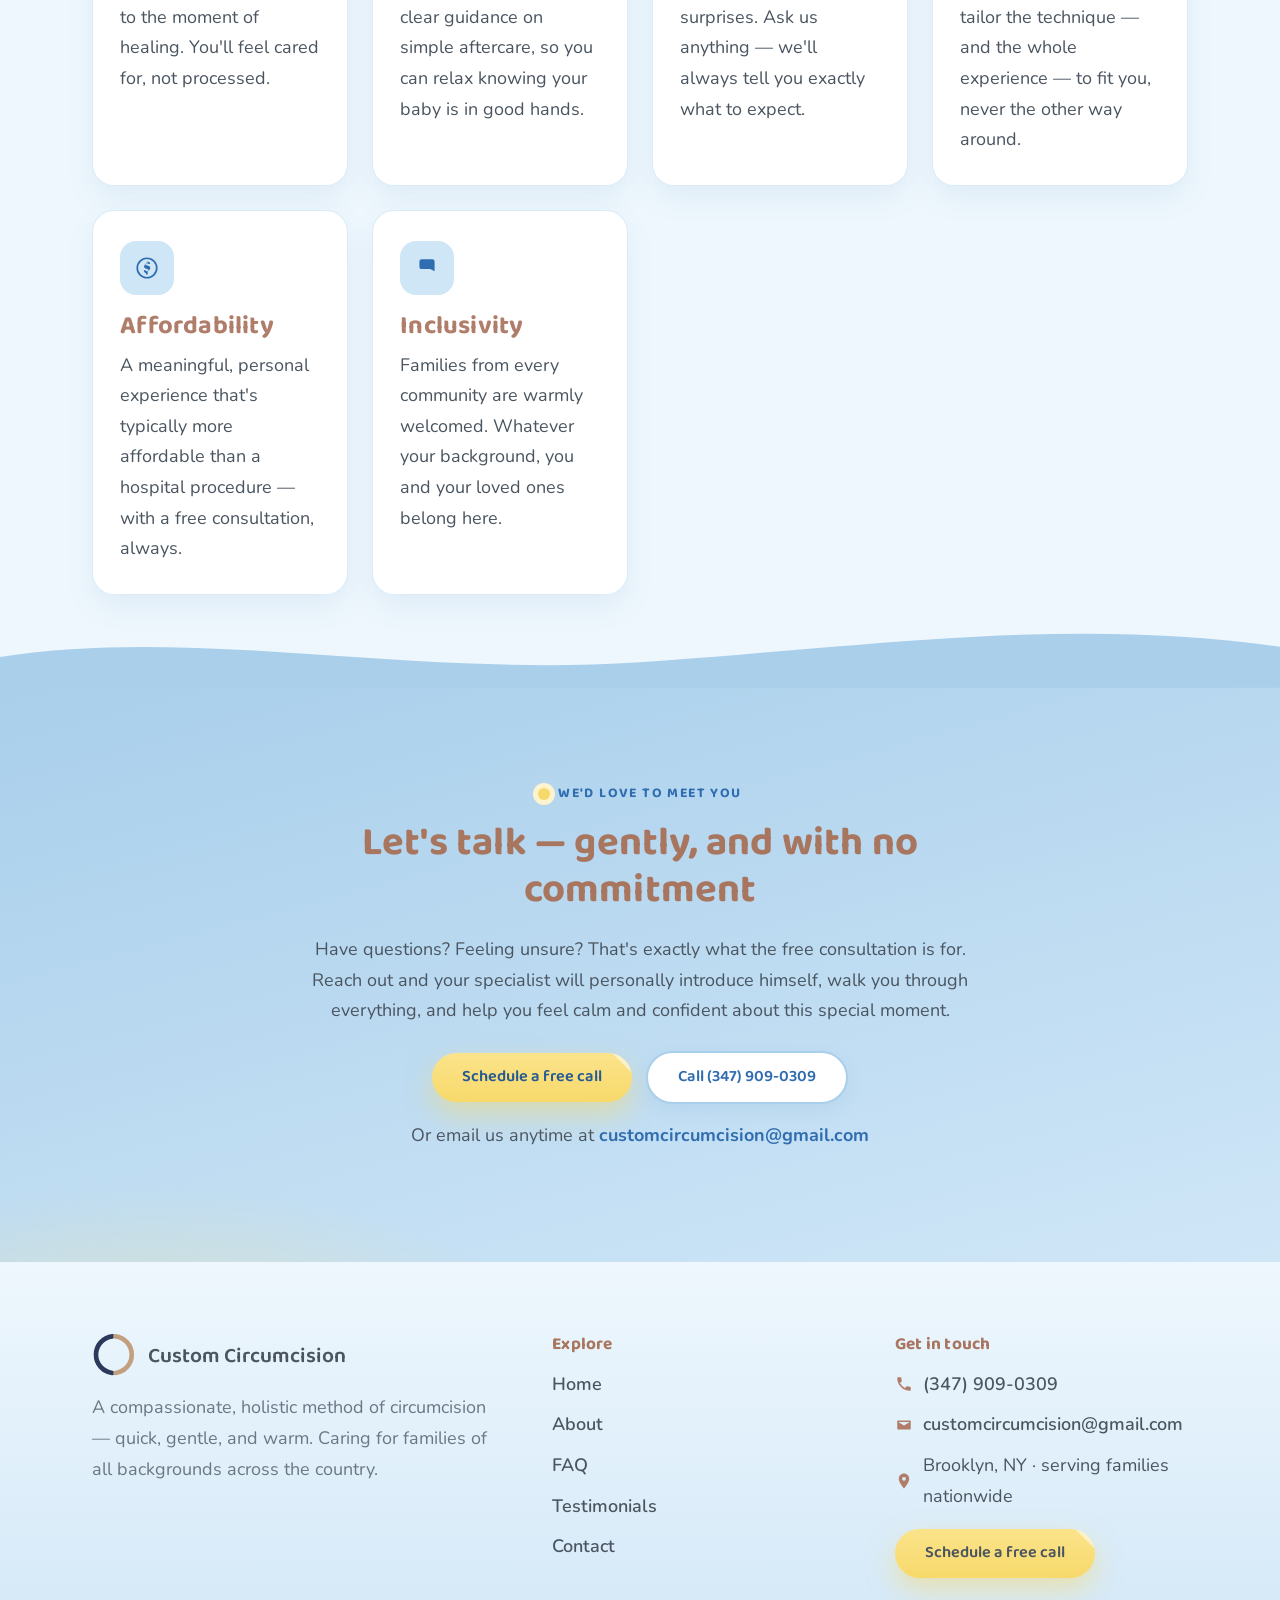
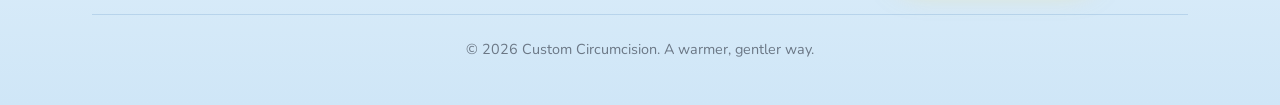
<file: about.html>
<!DOCTYPE html>
<html lang="en">
<head>
  <meta charset="UTF-8" />
  <meta name="viewport" content="width=device-width, initial-scale=1.0" />
  <meta name="description" content="Custom Circumcision — a warm, gentle, holistic circumcision specialist serving families of all backgrounds in Brooklyn and across the U.S. Quick, drug-free, and meaningful. Free, no-commitment consultation." />
  <meta name="theme-color" content="#cfe6f7" />
  <link rel="preconnect" href="https://fonts.googleapis.com" />
  <link rel="preconnect" href="https://fonts.gstatic.com" crossorigin />
  <link href="https://fonts.googleapis.com/css2?family=Baloo+2:wght@500;600;700&family=Nunito:ital,wght@0,400;0,500;0,600;0,700;0,800;1,400&display=swap" rel="stylesheet" />
  <link rel="stylesheet" href="styles.css" />
  <link rel="icon" type="image/svg+xml" href="assets/favicon.svg" />
  <link rel="icon" type="image/png" sizes="32x32" href="assets/favicon-32.png" />
  <link rel="apple-touch-icon" href="assets/favicon-180.png" />
  <link rel="manifest" href="assets/site.webmanifest" />
  <title>About — A Warmer, Gentler Way | Custom Circumcision</title>
  <style>
    /* Small page-specific touches that build on the shared design DNA */
    .about-hero { position: relative; }
    .lead { font-size: 1.15rem; color: #4a5560; max-width: 60ch; }
    .about-split {
      display: grid;
      grid-template-columns: 1.05fr 0.95fr;
      gap: 2.5rem;
      align-items: center;
    }
    .about-split img {
      width: 100%;
      height: 100%;
      max-height: 460px;
      object-fit: cover;
      border-radius: 28px;
      box-shadow: 0 18px 40px rgba(47, 109, 176, 0.18);
    }
    .about-figure { position: relative; }
    .about-figure .dot-accent {
      position: absolute;
      width: 64px; height: 64px;
      border-radius: 50%;
      background: #fbe38a;
      top: -22px; left: -22px;
      z-index: -1;
    }
    .value-grid {
      display: grid;
      grid-template-columns: repeat(auto-fit, minmax(240px, 1fr));
      gap: 1.5rem;
    }
    .value-card {
      background: #ffffff;
      border-radius: 22px;
      padding: 1.9rem 1.7rem;
      box-shadow: 0 12px 30px rgba(47, 109, 176, 0.08);
      border: 1px solid rgba(169, 207, 235, 0.4);
    }
    .value-card .value-icon {
      width: 54px; height: 54px;
      border-radius: 16px;
      background: #cfe6f7;
      display: grid; place-items: center;
      margin-bottom: 1rem;
      color: #2f6db0;
    }
    .value-card h3 { color: #b07d6a; margin: 0 0 .5rem; font-family: "Baloo 2", system-ui, sans-serif; }
    .value-card p { margin: 0; color: #4a5560; }
    .trust-card {
      background: linear-gradient(180deg, #ffffff 0%, #f4faff 100%);
      border-radius: 28px;
      padding: 2.4rem 2.2rem;
      box-shadow: 0 16px 40px rgba(47, 109, 176, 0.12);
      border: 1px solid rgba(169, 207, 235, 0.5);
    }
    .trust-list { list-style: none; margin: 1.4rem 0 0; padding: 0; display: grid; gap: 1rem; }
    .trust-list li { display: flex; gap: .85rem; align-items: flex-start; color: #4a5560; }
    .trust-list .check {
      flex: 0 0 auto;
      width: 26px; height: 26px;
      border-radius: 50%;
      background: #fbe38a;
      display: grid; place-items: center;
      color: #a8755f;
      margin-top: 2px;
    }
    .stat-strip {
      display: grid;
      grid-template-columns: repeat(auto-fit, minmax(150px, 1fr));
      gap: 1.2rem;
      margin-top: 1.8rem;
    }
    .stat {
      text-align: center;
      background: #ffffff;
      border-radius: 20px;
      padding: 1.4rem 1rem;
      border: 1px solid rgba(169, 207, 235, 0.45);
      box-shadow: 0 10px 24px rgba(47, 109, 176, 0.07);
    }
    .stat b {
      display: block;
      font-family: "Baloo 2", system-ui, sans-serif;
      font-size: 1.9rem;
      color: #2f6db0;
      line-height: 1;
    }
    .stat span { color: #4a5560; font-size: .95rem; }
    .intro-note {
      background: #cfe6f7;
      border-radius: 22px;
      padding: 1.6rem 1.8rem;
      margin-top: 1.8rem;
      color: #355a82;
      font-size: 1.05rem;
      display: flex;
      gap: 1rem;
      align-items: flex-start;
    }
    .intro-note svg { flex: 0 0 auto; color: #2f6db0; margin-top: 2px; }
    .feature-list { list-style: none; margin: 1.4rem 0 0; padding: 0; display: grid; gap: 1.1rem; }
    .feature-list li { display: flex; gap: .9rem; align-items: flex-start; color: #4a5560; }
    .feature-list .fdot {
      flex: 0 0 auto;
      width: 14px; height: 14px;
      border-radius: 50%;
      background: #fbe38a;
      margin-top: 6px;
      box-shadow: 0 0 0 5px rgba(251, 227, 138, 0.3);
    }
    .feature-list b { color: #b07d6a; }
    @media (max-width: 820px) {
      .about-split { grid-template-columns: 1fr; }
      .about-figure { order: -1; }
    }
  </style>
</head>
<body>
  <a class="skip-link" href="#main">Skip to content</a>
  <header class="site-header">
    <div class="container">
      <nav class="nav" aria-label="Primary">
        <a class="brand" href="index.html" aria-label="Custom Circumcision — home">
          <svg class="brand__mark" width="44" height="44" viewBox="140 99 322 322" fill="none" aria-hidden="true"><path d="M288 116 A135 135 0 0 0 288 384" stroke="#2b3a5b" stroke-width="34" fill="none" stroke-linecap="round"/><path d="M312 116 A135 135 0 0 1 312 384" stroke="#c2a07f" stroke-width="34" fill="none" stroke-linecap="round"/></svg>
          <span>Custom Circumcision
            <span class="brand__sub">Warm · Gentle · Holistic</span>
          </span>
        </a>

        <button class="nav-toggle" aria-expanded="false" aria-controls="nav-wrap" aria-label="Open menu">
          <span></span><span></span><span></span>
        </button>

        <div class="nav-wrap" id="nav-wrap">
          <ul class="nav-links">
            <li><a href="index.html">Home</a></li>
            <li><a href="about.html">About</a></li>
            <li><a href="faq.html">FAQ</a></li>
            <li><a href="testimonials.html">Testimonials</a></li>
            <li><a href="contact.html">Contact</a></li>
          </ul>
          <div class="nav-cta">
            <a class="nav-phone" href="tel:+13479090309">
              <svg width="18" height="18" viewBox="0 0 24 24" fill="none" aria-hidden="true"><path d="M6.6 10.8a15 15 0 006.6 6.6l2.2-2.2a1 1 0 011-.24 11.4 11.4 0 003.6.58 1 1 0 011 1V20a1 1 0 01-1 1A17 17 0 013 4a1 1 0 011-1h3.5a1 1 0 011 1 11.4 11.4 0 00.58 3.6 1 1 0 01-.24 1L6.6 10.8z" fill="currentColor"/></svg>
              (347) 909-0309
            </a>
            <a class="btn btn--primary" href="contact.html">Schedule a free call</a>
          </div>
        </div>
      </nav>
    </div>
  </header>

  <main id="main">

    <!-- HERO -->
    <section class="hero about-hero">
      <div class="container">
        <div class="reveal is-visible">
          <span class="eyebrow">About Custom Circumcision</span>
          <h1>A warmer, gentler way.</h1>
          <p class="lead">Welcoming a new baby is one of the most tender moments of your life — and your son's circumcision should feel just as warm. We are a holistic circumcision specialist devoted to a method that is quick, gentle, drug-free, and deeply personal. No clinic walls, no cold tables — just loving hands, your loved ones near, and a moment of calm you'll remember with peace.</p>
          <div class="hero-actions" style="margin-top:1.6rem;">
            <a class="btn btn--primary" href="contact.html">Schedule a free, no-commitment call</a>
            <a class="btn btn--ghost" href="tel:+13479090309">Call (347) 909-0309</a>
          </div>
        </div>
      </div>
      <svg class="wave wave--bottom" viewBox="0 0 1440 120" preserveAspectRatio="none" aria-hidden="true">
        <path d="M0,64 C240,112 480,16 720,40 C960,64 1200,120 1440,72 L1440,120 L0,120 Z" fill="#cfe6f7"/>
      </svg>
    </section>

    <!-- 1. WHAT MAKES THE HOLISTIC METHOD DIFFERENT -->
    <section class="band band--soft section">
      <div class="container">
        <div class="about-split">
          <div class="reveal">
            <span class="eyebrow">The holistic approach</span>
            <h2 class="section-title">What makes the holistic method different</h2>
            <p>The difference is felt the moment we begin. Instead of a clinical procedure, the holistic way is a brief, tender experience — your baby cradled in warm, loving hands, the whole moment lasting only about 30 to 45 seconds. There are no drugs and no injections, no straps holding your little one down. Just calm, comfort, and care.</p>
            <ul class="feature-list">
              <li><span class="fdot" aria-hidden="true"></span><span><b>Warm &amp; loving.</b> Your baby is held gently and soothed throughout — never strapped down or left alone. The setting is your home or a familiar, peaceful space.</span></li>
              <li><span class="fdot" aria-hidden="true"></span><span><b>Simple &amp; quick.</b> The actual procedure takes only seconds, so there's far less waiting, worry, and discomfort for your baby.</span></li>
              <li><span class="fdot" aria-hidden="true"></span><span><b>Healthy &amp; drug-free.</b> No anesthetic injection. We use a gentle, time-honored technique that supports a clean, comfortable, natural healing.</span></li>
              <li><span class="fdot" aria-hidden="true"></span><span><b>Customized to your baby.</b> Every baby is beautifully different. Our technique is tailored to fit each child — not forced into a one-size clamp.</span></li>
              <li><span class="fdot" aria-hidden="true"></span><span><b>Loved ones welcome.</b> Parents, grandparents, and family are encouraged to be present and part of this meaningful moment.</span></li>
            </ul>
          </div>
          <figure class="about-figure reveal">
            <span class="dot-accent" aria-hidden="true"></span>
            <img src="images/about-newborn.webp" alt="A peaceful sleeping newborn swaddled in a soft blue wrap, resting calmly on a cream blanket" loading="lazy" width="1024" height="1280" />
          </figure>
        </div>
      </div>
      <svg class="wave wave--bottom" viewBox="0 0 1440 120" preserveAspectRatio="none" aria-hidden="true">
        <path d="M0,72 C220,24 460,104 720,80 C980,56 1200,8 1440,56 L1440,120 L0,120 Z" fill="#ffffff"/>
      </svg>
    </section>

    <!-- 2. EXPERIENCE & TRUST -->
    <section class="section">
      <div class="container">
        <div class="reveal" style="text-align:center; max-width:60ch; margin:0 auto 2.2rem;">
          <span class="eyebrow">Experience you can lean on</span>
          <h2 class="section-title">Gentle hands, deep experience</h2>
          <p>Choosing someone to care for your newborn is a matter of complete trust. While we keep things personal and private until we connect, here is what you can know about the hands you'll be placing your son in.</p>
        </div>

        <div class="trust-card reveal">
          <ul class="trust-list">
            <li>
              <span class="check" aria-hidden="true"><svg width="14" height="14" viewBox="0 0 24 24" fill="none"><path d="M5 12l4 4 10-10" stroke="currentColor" stroke-width="3" stroke-linecap="round" stroke-linejoin="round"/></svg></span>
              <span>A <b>certified, experienced specialist</b> who treats every circumcision with patience, warmth, and the utmost care.</span>
            </li>
            <li>
              <span class="check" aria-hidden="true"><svg width="14" height="14" viewBox="0 0 24 24" fill="none"><path d="M5 12l4 4 10-10" stroke="currentColor" stroke-width="3" stroke-linecap="round" stroke-linejoin="round"/></svg></span>
              <span>Trained under a <b>nationally renowned specialist</b> who has performed <b>over 20,000 circumcisions</b> — learning a method refined across decades.</span>
            </li>
            <li>
              <span class="check" aria-hidden="true"><svg width="14" height="14" viewBox="0 0 24 24" fill="none"><path d="M5 12l4 4 10-10" stroke="currentColor" stroke-width="3" stroke-linecap="round" stroke-linejoin="round"/></svg></span>
              <span>Has personally performed <b>hundreds of procedures</b> for <b>families of all backgrounds</b>, with gentle, reassuring care every time.</span>
            </li>
            <li>
              <span class="check" aria-hidden="true"><svg width="14" height="14" viewBox="0 0 24 24" fill="none"><path d="M5 12l4 4 10-10" stroke="currentColor" stroke-width="3" stroke-linecap="round" stroke-linejoin="round"/></svg></span>
              <span><b>Trusted by doctors, midwives, and doulas</b> who refer families seeking a kinder, more natural experience.</span>
            </li>
          </ul>

          <div class="stat-strip">
            <div class="stat"><b>20,000+</b><span>circumcisions behind the method</span></div>
            <div class="stat"><b>100s</b><span>of families personally cared for</span></div>
            <div class="stat"><b>30–45s</b><span>gentle, drug-free procedure</span></div>
            <div class="stat"><b>All</b><span>faiths &amp; backgrounds welcome</span></div>
          </div>

          <div class="intro-note">
            <svg width="22" height="22" viewBox="0 0 24 24" fill="none" aria-hidden="true"><path d="M12 12a4 4 0 100-8 4 4 0 000 8zm0 2c-4 0-8 2-8 5v1h16v-1c0-3-4-5-8-5z" fill="currentColor"/></svg>
            <span>To keep things warm and personal, your specialist prefers to <b>introduce himself to you directly</b>. When you reach out, he'll be glad to share more about himself, answer every question, and help you feel completely at ease — no pressure, no commitment.</span>
          </div>
        </div>
      </div>
      <svg class="wave wave--bottom" viewBox="0 0 1440 120" preserveAspectRatio="none" aria-hidden="true">
        <path d="M0,56 C240,104 480,8 720,40 C960,72 1200,112 1440,64 L1440,120 L0,120 Z" fill="#cfe6f7"/>
      </svg>
    </section>

    <!-- 3. OUR VALUES -->
    <section class="band band--soft section">
      <div class="container">
        <div class="reveal" style="text-align:center; max-width:58ch; margin:0 auto 2.4rem;">
          <span class="eyebrow">What we stand for</span>
          <h2 class="section-title">Our values</h2>
          <p>Everything we do is shaped by a simple promise: to care for your family the way we'd care for our own.</p>
        </div>

        <div class="value-grid">
          <div class="value-card reveal">
            <div class="value-icon" aria-hidden="true">
              <svg width="26" height="26" viewBox="0 0 24 24" fill="none"><path d="M12 21s-7-4.5-7-10a4 4 0 017-2.6A4 4 0 0119 11c0 5.5-7 10-7 10z" fill="currentColor"/></svg>
            </div>
            <h3>Warmth</h3>
            <p>A calm, caring presence from your very first call to the moment of healing. You'll feel cared for, not processed.</p>
          </div>

          <div class="value-card reveal">
            <div class="value-icon" aria-hidden="true">
              <svg width="26" height="26" viewBox="0 0 24 24" fill="none"><path d="M12 2l8 3v6c0 5-3.4 8.6-8 11-4.6-2.4-8-6-8-11V5l8-3z" fill="currentColor"/></svg>
            </div>
            <h3>Safety</h3>
            <p>A clean, careful, time-tested technique and clear guidance on simple aftercare, so you can relax knowing your baby is in good hands.</p>
          </div>

          <div class="value-card reveal">
            <div class="value-icon" aria-hidden="true">
              <svg width="26" height="26" viewBox="0 0 24 24" fill="none"><path d="M12 4a8 8 0 100 16 8 8 0 000-16zm0 3a1.3 1.3 0 110 2.6A1.3 1.3 0 0112 7zm1.4 10h-2.8v-1.2h.7V12h-.7v-1.2h2.1V16h.7V17z" fill="currentColor"/></svg>
            </div>
            <h3>Transparency</h3>
            <p>Honest answers, clear expectations, and no surprises. Ask us anything — we'll always tell you exactly what to expect.</p>
          </div>

          <div class="value-card reveal">
            <div class="value-icon" aria-hidden="true">
              <svg width="26" height="26" viewBox="0 0 24 24" fill="none"><path d="M12 3l2.5 5 5.5.8-4 3.9.9 5.5L12 21.4 7.1 18.2l.9-5.5-4-3.9 5.5-.8L12 3z" fill="currentColor"/></svg>
            </div>
            <h3>Customization</h3>
            <p>Every baby and every family is unique. We tailor the technique — and the whole experience — to fit you, never the other way around.</p>
          </div>

          <div class="value-card reveal">
            <div class="value-icon" aria-hidden="true">
              <svg width="26" height="26" viewBox="0 0 24 24" fill="none"><path d="M12 6c1.7 0 3 1 3 2.4h-1.8c0-.5-.5-.8-1.2-.8s-1.3.4-1.3.9c0 1.6 4.3.6 4.3 3.4 0 1.3-1 2.2-2.3 2.5V18h-1.6v-1.2C9.9 16.5 9 15.5 9 14.1h1.8c0 .6.6 1 1.4 1 .8 0 1.4-.4 1.4-1 0-1.6-4.3-.6-4.3-3.4 0-1.2 1-2.1 2.1-2.4V7h1.6v.9c0-.6 0-1 0-.9z" fill="currentColor"/><circle cx="12" cy="12" r="9" stroke="currentColor" stroke-width="1.6"/></svg>
            </div>
            <h3>Affordability</h3>
            <p>A meaningful, personal experience that's typically more affordable than a hospital procedure — with a free consultation, always.</p>
          </div>

          <div class="value-card reveal">
            <div class="value-icon" aria-hidden="true">
              <svg width="26" height="26" viewBox="0 0 24 24" fill="none"><path d="M7 4h10a2 2 0 012 2v9l-4-2H7a2 2 0 01-2-2V6a2 2 0 012-2z" fill="currentColor"/></svg>
            </div>
            <h3>Inclusivity</h3>
            <p>Families from every community are warmly welcomed. Whatever your background, you and your loved ones belong here.</p>
          </div>
        </div>
      </div>
      <svg class="wave wave--bottom" viewBox="0 0 1440 120" preserveAspectRatio="none" aria-hidden="true">
        <path d="M0,72 C220,24 460,104 720,80 C980,56 1200,8 1440,56 L1440,120 L0,120 Z" fill="#a9cfeb"/>
      </svg>
    </section>

    <!-- 4. CTA BAND -->
    <section class="band band--cta section">
      <div class="container">
        <div class="cta-inner reveal" style="text-align:center; max-width:62ch; margin:0 auto;">
          <span class="eyebrow">We'd love to meet you</span>
          <h2 class="section-title">Let's talk — gently, and with no commitment</h2>
          <p>Have questions? Feeling unsure? That's exactly what the free consultation is for. Reach out and your specialist will personally introduce himself, walk you through everything, and help you feel calm and confident about this special moment.</p>
          <div class="hero-actions" style="margin-top:1.6rem; justify-content:center;">
            <a class="btn btn--primary" href="contact.html">Schedule a free call</a>
            <a class="btn btn--ghost" href="tel:+13479090309">Call (347) 909-0309</a>
          </div>
          <p style="margin-top:1rem; color:#4a5560;">Or email us anytime at <a href="mailto:customcircumcision@gmail.com" style="color:#2f6db0; font-weight:700;">customcircumcision@gmail.com</a></p>
        </div>
      </div>
    </section>

  </main>

  <footer class="site-footer">
    <div class="container">
      <div class="footer-grid">
        <div class="footer-col">
          <a class="footer-brand brand" href="index.html" aria-label="Custom Circumcision — home">
            <svg class="brand__mark" width="44" height="44" viewBox="140 99 322 322" fill="none" aria-hidden="true"><path d="M288 116 A135 135 0 0 0 288 384" stroke="#2b3a5b" stroke-width="34" fill="none" stroke-linecap="round"/><path d="M312 116 A135 135 0 0 1 312 384" stroke="#c2a07f" stroke-width="34" fill="none" stroke-linecap="round"/></svg>
            <span>Custom Circumcision</span>
          </a>
          <p class="footer__line">A compassionate, holistic method of circumcision — quick, gentle, and warm. Caring for families of all backgrounds across the country.</p>
        </div>

        <div class="footer-col">
          <h4>Explore</h4>
          <ul>
            <li><a href="index.html">Home</a></li>
            <li><a href="about.html">About</a></li>
            <li><a href="faq.html">FAQ</a></li>
            <li><a href="testimonials.html">Testimonials</a></li>
            <li><a href="contact.html">Contact</a></li>
          </ul>
        </div>

        <div class="footer-col">
          <h4>Get in touch</h4>
          <ul class="footer-contact">
            <li>
              <svg width="18" height="18" viewBox="0 0 24 24" fill="none" aria-hidden="true"><path d="M6.6 10.8a15 15 0 006.6 6.6l2.2-2.2a1 1 0 011-.24 11.4 11.4 0 003.6.58 1 1 0 011 1V20a1 1 0 01-1 1A17 17 0 013 4a1 1 0 011-1h3.5a1 1 0 011 1 11.4 11.4 0 00.58 3.6 1 1 0 01-.24 1L6.6 10.8z" fill="currentColor"/></svg>
              <a href="tel:+13479090309">(347) 909-0309</a>
            </li>
            <li>
              <svg width="18" height="18" viewBox="0 0 24 24" fill="none" aria-hidden="true"><path d="M4 6h16a1 1 0 011 1v10a1 1 0 01-1 1H4a1 1 0 01-1-1V7a1 1 0 011-1zm.4 2L12 12.6 19.6 8H4.4z" fill="currentColor"/></svg>
              <a href="mailto:customcircumcision@gmail.com">customcircumcision@gmail.com</a>
            </li>
            <li>
              <svg width="18" height="18" viewBox="0 0 24 24" fill="none" aria-hidden="true"><path d="M12 2c3.9 0 7 3.1 7 7 0 5.2-7 13-7 13S5 14.2 5 9c0-3.9 3.1-7 7-7zm0 4.5A2.5 2.5 0 1012 11.5 2.5 2.5 0 0012 6.5z" fill="currentColor"/></svg>
              <span>Brooklyn, NY · serving families nationwide</span>
            </li>
          </ul>
          <a class="btn btn--primary" href="contact.html" style="margin-top:8px;">Schedule a free call</a>
        </div>
      </div>

      <div class="footer-bottom">
        <p>&copy; 2026 Custom Circumcision. A warmer, gentler way.</p>
      </div>
    </div>
  </footer>

  <script>
    // Mobile nav toggle
    (function () {
      var toggle = document.querySelector('.nav-toggle');
      var nav = document.querySelector('.nav');
      if (toggle && nav) {
        toggle.addEventListener('click', function () {
          var open = nav.classList.toggle('is-open');
          toggle.setAttribute('aria-expanded', open ? 'true' : 'false');
          toggle.setAttribute('aria-label', open ? 'Close menu' : 'Open menu');
        });
        // Close menu when a link is tapped
        nav.querySelectorAll('.nav-links a').forEach(function (link) {
          link.addEventListener('click', function () {
            nav.classList.remove('is-open');
            toggle.setAttribute('aria-expanded', 'false');
          });
        });
      }
    })();

    // Highlight current page in nav
    (function () {
      var path = location.pathname.split('/').pop() || 'index.html';
      document.querySelectorAll('.nav-links a').forEach(function (a) {
        var href = a.getAttribute('href');
        if (href === path) a.classList.add('is-active');
      });
    })();

    // Gentle fade-up reveals on scroll
    (function () {
      var els = document.querySelectorAll('.reveal');
      if (!('IntersectionObserver' in window) || !els.length) {
        els.forEach(function (el) { el.classList.add('is-visible'); });
        return;
      }
      var io = new IntersectionObserver(function (entries) {
        entries.forEach(function (entry) {
          if (entry.isIntersecting) {
            entry.target.classList.add('is-visible');
            io.unobserve(entry.target);
          }
        });
      }, { threshold: 0.12, rootMargin: '0px 0px -40px 0px' });
      els.forEach(function (el) { io.observe(el); });
    })();
  </script>
</body>
</html>
</file>
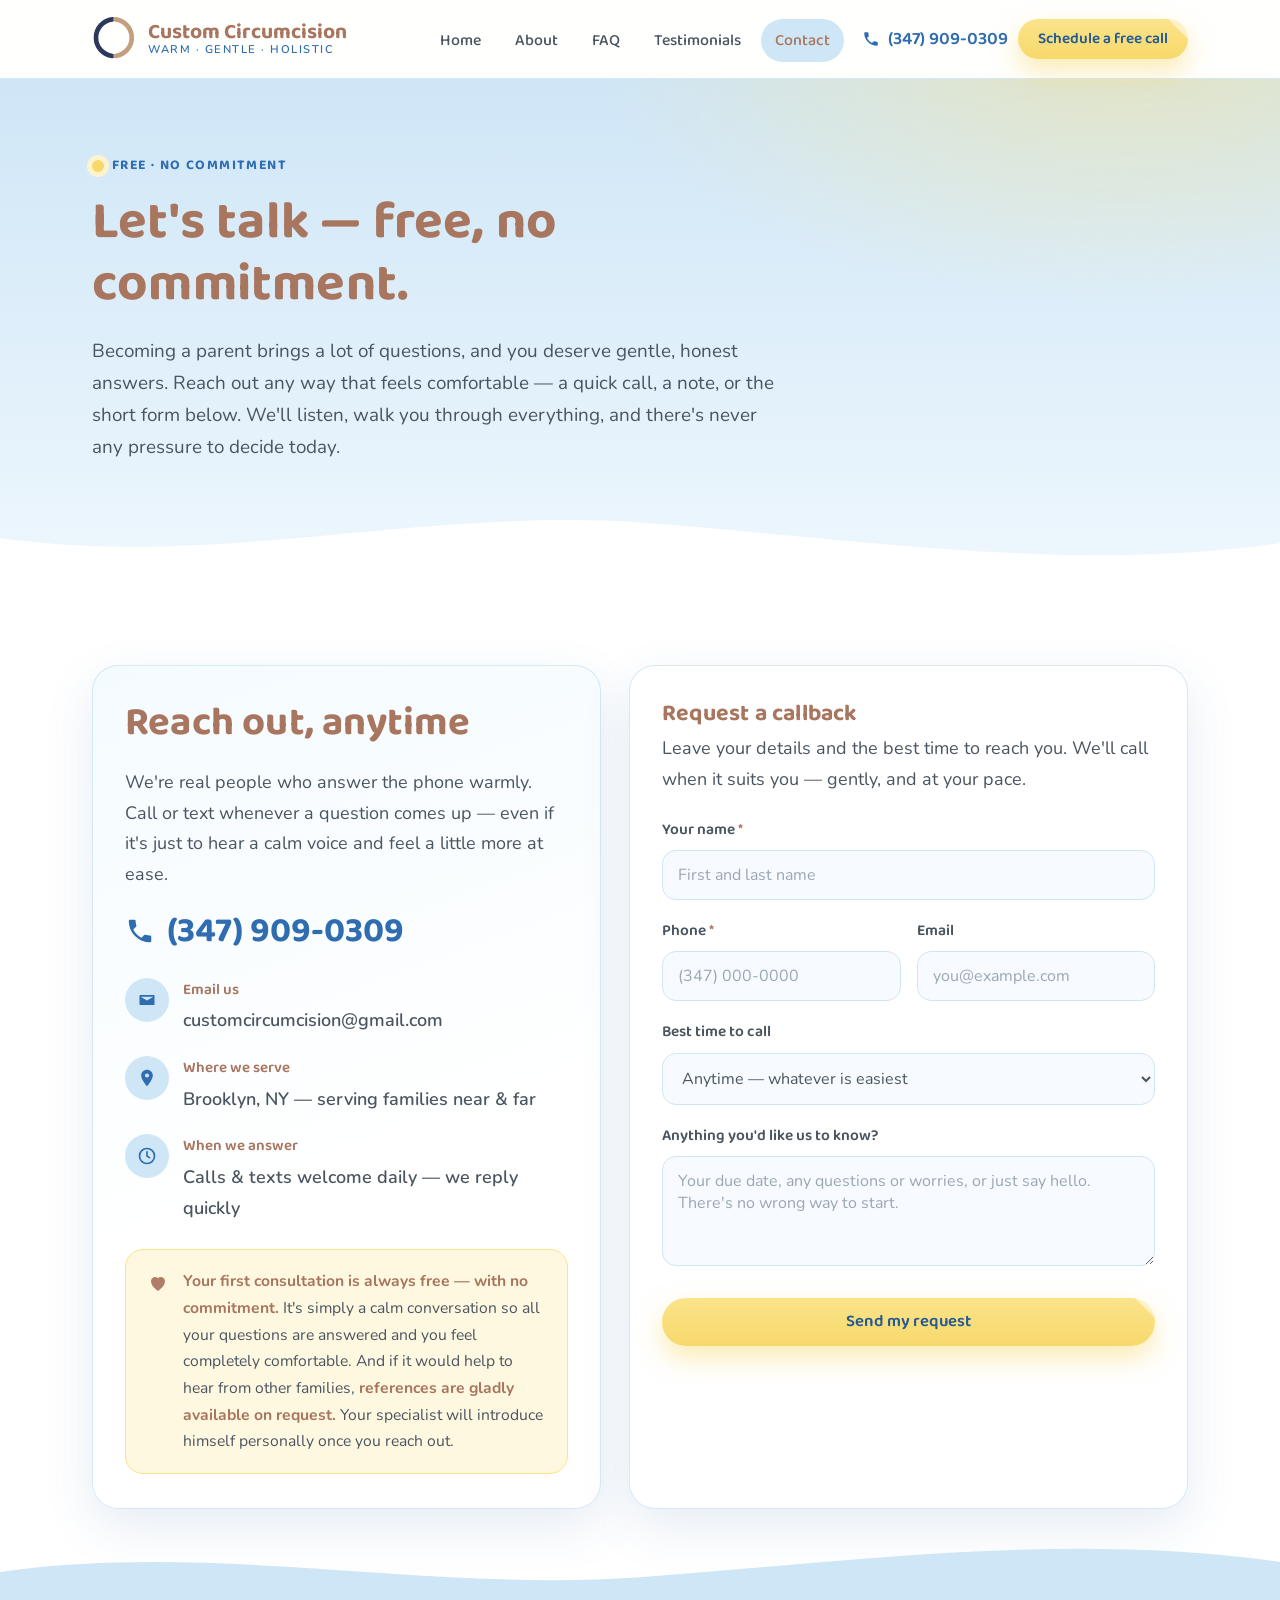
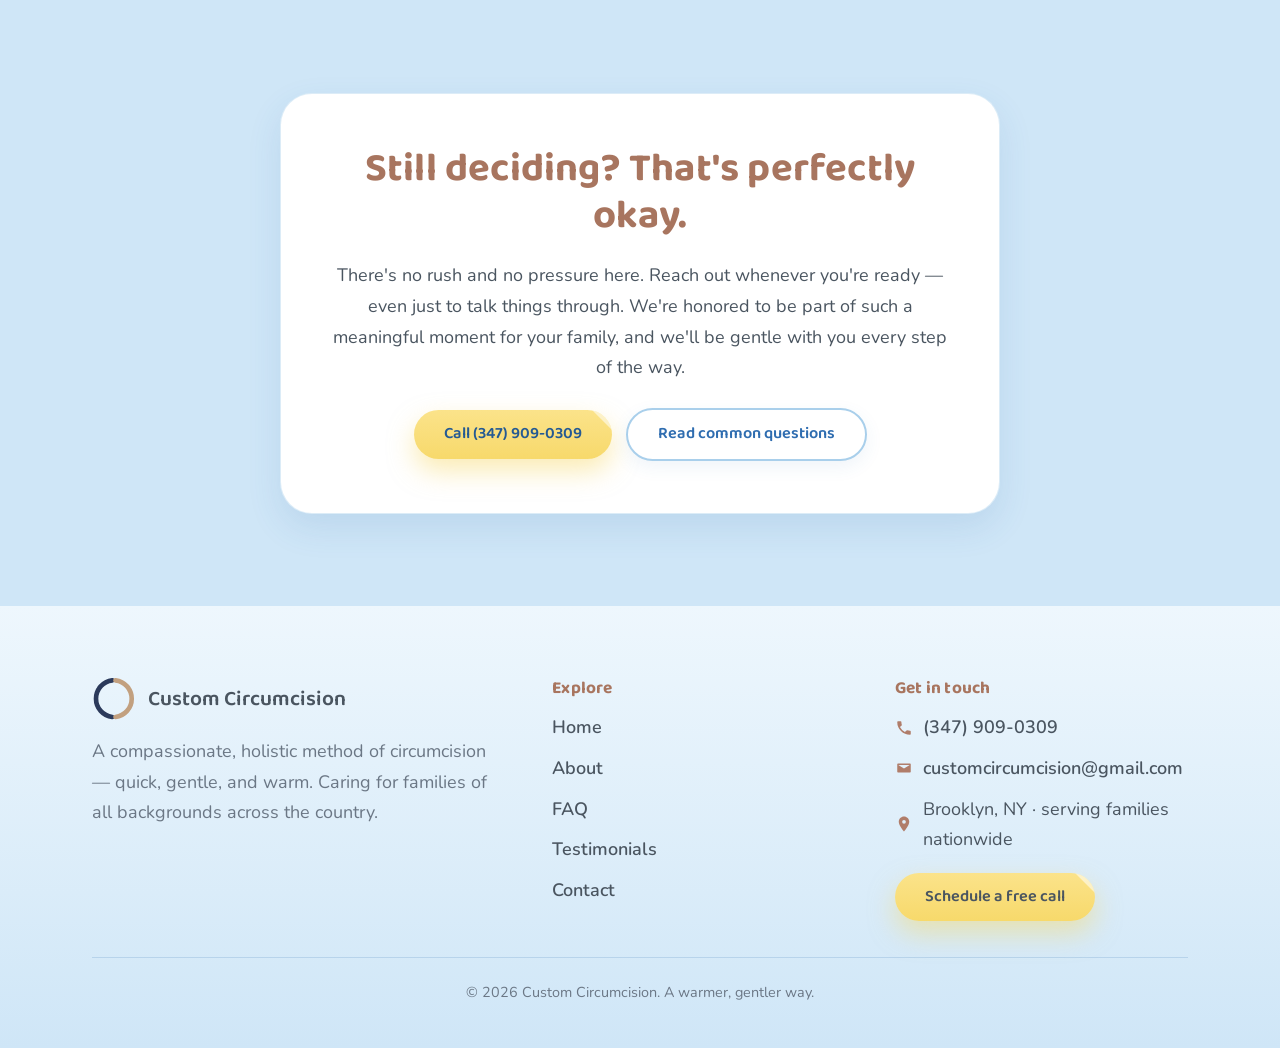
<file: contact.html>
<!DOCTYPE html>
<html lang="en">
<head>
  <meta charset="UTF-8" />
  <meta name="viewport" content="width=device-width, initial-scale=1.0" />
  <meta name="description" content="Custom Circumcision — a warm, gentle, holistic circumcision specialist serving families of all backgrounds in Brooklyn and across the U.S. Quick, drug-free, and meaningful. Free, no-commitment consultation." />
  <meta name="theme-color" content="#cfe6f7" />
  <link rel="preconnect" href="https://fonts.googleapis.com" />
  <link rel="preconnect" href="https://fonts.gstatic.com" crossorigin />
  <link href="https://fonts.googleapis.com/css2?family=Baloo+2:wght@500;600;700&family=Nunito:ital,wght@0,400;0,500;0,600;0,700;0,800;1,400&display=swap" rel="stylesheet" />
  <link rel="stylesheet" href="styles.css" />
  <link rel="icon" type="image/svg+xml" href="assets/favicon.svg" />
  <link rel="icon" type="image/png" sizes="32x32" href="assets/favicon-32.png" />
  <link rel="apple-touch-icon" href="assets/favicon-180.png" />
  <link rel="manifest" href="assets/site.webmanifest" />
  <title>Contact · Custom Circumcision — Free, No-Commitment Call</title>
  <style>
    /* Small page-specific tweaks for the contact layout */
    .contact-grid {
      display: grid;
      grid-template-columns: 1fr 1.1fr;
      gap: 28px;
      align-items: stretch;
    }
    .contact-card {
      background: #fff;
      border-radius: 26px;
      padding: 34px 32px;
      box-shadow: 0 18px 50px rgba(47, 109, 176, 0.12);
      border: 1px solid rgba(169, 207, 235, 0.45);
    }
    .contact-card--info {
      background: linear-gradient(160deg, #f4fbff 0%, #ffffff 60%);
    }
    .contact-info__phone {
      display: inline-flex;
      align-items: center;
      gap: 12px;
      font-family: "Baloo 2", system-ui, sans-serif;
      font-weight: 700;
      font-size: clamp(1.7rem, 4vw, 2.2rem);
      color: #2f6db0;
      text-decoration: none;
      line-height: 1.1;
    }
    .contact-info__phone svg { flex: 0 0 auto; color: #2f6db0; }
    .contact-info__phone:hover { color: #235a93; }
    .contact-list {
      list-style: none;
      margin: 22px 0 0;
      padding: 0;
      display: flex;
      flex-direction: column;
      gap: 20px;
    }
    .contact-list li {
      display: flex;
      gap: 14px;
      align-items: flex-start;
    }
    .contact-list .ci-icon {
      flex: 0 0 auto;
      width: 44px;
      height: 44px;
      border-radius: 50%;
      background: #cfe6f7;
      display: inline-flex;
      align-items: center;
      justify-content: center;
      color: #2f6db0;
    }
    .contact-list .ci-label {
      display: block;
      font-family: "Baloo 2", system-ui, sans-serif;
      font-weight: 600;
      color: #a8755f;
      font-size: 0.95rem;
      margin-bottom: 2px;
    }
    .contact-list .ci-value {
      color: #4a5560;
      font-weight: 600;
      text-decoration: none;
    }
    .contact-list a.ci-value:hover { color: #2f6db0; }
    .contact-reassure {
      margin-top: 26px;
      background: #fff8e1;
      border: 1px solid #fbe38a;
      border-radius: 18px;
      padding: 18px 20px;
      display: flex;
      gap: 13px;
      align-items: flex-start;
    }
    .contact-reassure svg { flex: 0 0 auto; color: #b07d6a; margin-top: 2px; }
    .contact-reassure p { margin: 0; color: #4a5560; font-size: 0.98rem; }
    .contact-reassure strong { color: #a8755f; }

    .form-field { margin-bottom: 18px; }
    .form-field label {
      display: block;
      font-family: "Baloo 2", system-ui, sans-serif;
      font-weight: 600;
      color: #4a5560;
      margin-bottom: 7px;
      font-size: 0.97rem;
    }
    .form-field .req { color: #b07d6a; }
    .form-field input,
    .form-field select,
    .form-field textarea {
      width: 100%;
      box-sizing: border-box;
      font-family: "Nunito", system-ui, sans-serif;
      font-size: 1rem;
      color: #4a5560;
      background: #f7fbff;
      border: 1px solid #cfe6f7;
      border-radius: 14px;
      padding: 13px 15px;
      transition: border-color 0.18s ease, box-shadow 0.18s ease, background 0.18s ease;
    }
    .form-field input:focus,
    .form-field select:focus,
    .form-field textarea:focus {
      outline: none;
      border-color: #a9cfeb;
      background: #fff;
      box-shadow: 0 0 0 4px rgba(169, 207, 235, 0.35);
    }
    .form-field textarea { min-height: 110px; resize: vertical; }
    .form-row { display: grid; grid-template-columns: 1fr 1fr; gap: 16px; }
    .form-submit { width: 100%; justify-content: center; font-size: 1.05rem; margin-top: 4px; }

    .form-success {
      display: none;
      background: #eef9ef;
      border: 1px solid #bfe4c4;
      border-radius: 18px;
      padding: 22px 24px;
      text-align: center;
    }
    .form-success.is-shown { display: block; }
    .form-success h3 {
      font-family: "Baloo 2", system-ui, sans-serif;
      color: #4a8d5b;
      margin: 0 0 8px;
      font-size: 1.3rem;
    }
    .form-success p { margin: 0; color: #4a5560; }
    .form-success .fs-mark {
      width: 54px; height: 54px; border-radius: 50%;
      background: #d8f0db; color: #4a8d5b;
      display: inline-flex; align-items: center; justify-content: center;
      margin-bottom: 12px;
    }
    .form-error {
      display: none;
      margin-top: 14px;
      color: #b0573f;
      font-weight: 600;
      font-size: 0.95rem;
      text-align: center;
    }
    .form-error.is-shown { display: block; }
    .form-tagline {
      font-family: "Baloo 2", system-ui, sans-serif;
      color: #a8755f;
      font-weight: 700;
      font-size: 1.45rem;
      margin: 0 0 6px;
    }
    .form-intro { color: #4a5560; margin: 0 0 22px; }

    @media (max-width: 860px) {
      .contact-grid { grid-template-columns: 1fr; gap: 22px; }
    }
    @media (max-width: 480px) {
      .form-row { grid-template-columns: 1fr; }
      .contact-card { padding: 26px 22px; }
    }
  </style>
</head>
<body>
  <a class="skip-link" href="#main">Skip to content</a>
  <header class="site-header">
    <div class="container">
      <nav class="nav" aria-label="Primary">
        <a class="brand" href="index.html" aria-label="Custom Circumcision — home">
          <svg class="brand__mark" width="44" height="44" viewBox="140 99 322 322" fill="none" aria-hidden="true"><path d="M288 116 A135 135 0 0 0 288 384" stroke="#2b3a5b" stroke-width="34" fill="none" stroke-linecap="round"/><path d="M312 116 A135 135 0 0 1 312 384" stroke="#c2a07f" stroke-width="34" fill="none" stroke-linecap="round"/></svg>
          <span>Custom Circumcision
            <span class="brand__sub">Warm · Gentle · Holistic</span>
          </span>
        </a>

        <button class="nav-toggle" aria-expanded="false" aria-controls="nav-wrap" aria-label="Open menu">
          <span></span><span></span><span></span>
        </button>

        <div class="nav-wrap" id="nav-wrap">
          <ul class="nav-links">
            <li><a href="index.html">Home</a></li>
            <li><a href="about.html">About</a></li>
            <li><a href="faq.html">FAQ</a></li>
            <li><a href="testimonials.html">Testimonials</a></li>
            <li><a href="contact.html">Contact</a></li>
          </ul>
          <div class="nav-cta">
            <a class="nav-phone" href="tel:+13479090309">
              <svg width="18" height="18" viewBox="0 0 24 24" fill="none" aria-hidden="true"><path d="M6.6 10.8a15 15 0 006.6 6.6l2.2-2.2a1 1 0 011-.24 11.4 11.4 0 003.6.58 1 1 0 011 1V20a1 1 0 01-1 1A17 17 0 013 4a1 1 0 011-1h3.5a1 1 0 011 1 11.4 11.4 0 00.58 3.6 1 1 0 01-.24 1L6.6 10.8z" fill="currentColor"/></svg>
              (347) 909-0309
            </a>
            <a class="btn btn--primary" href="contact.html">Schedule a free call</a>
          </div>
        </div>
      </nav>
    </div>
  </header>

  <main id="main">
    <!-- Hero strip -->
    <section class="hero hero--compact">
      <div class="container">
        <div class="hero__inner reveal">
          <span class="eyebrow">Free · No commitment</span>
          <h1>Let's talk — free, no commitment.</h1>
          <p class="hero__lead">
            Becoming a parent brings a lot of questions, and you deserve gentle, honest answers.
            Reach out any way that feels comfortable — a quick call, a note, or the short form below.
            We'll listen, walk you through everything, and there's never any pressure to decide today.
          </p>
        </div>
      </div>
      <div class="wave wave--bottom" aria-hidden="true">
        <svg viewBox="0 0 1440 120" preserveAspectRatio="none" xmlns="http://www.w3.org/2000/svg">
          <path d="M0,64 C240,112 480,16 720,40 C960,64 1200,120 1440,72 L1440,120 L0,120 Z" fill="#ffffff"/>
        </svg>
      </div>
    </section>

    <!-- Contact + Form -->
    <section class="band band--white">
      <div class="container">
        <div class="contact-grid">

          <!-- LEFT: Contact info -->
          <div class="contact-card contact-card--info reveal">
            <span class="dot-accent" aria-hidden="true"></span>
            <h2 class="section-title">Reach out, anytime</h2>
            <p class="form-intro">
              We're real people who answer the phone warmly. Call or text whenever a question
              comes up — even if it's just to hear a calm voice and feel a little more at ease.
            </p>

            <a class="contact-info__phone" href="tel:+13479090309">
              <svg width="30" height="30" viewBox="0 0 24 24" fill="none" aria-hidden="true"><path d="M6.6 10.8a15 15 0 006.6 6.6l2.2-2.2a1 1 0 011-.24 11.4 11.4 0 003.6.58 1 1 0 011 1V20a1 1 0 01-1 1A17 17 0 013 4a1 1 0 011-1h3.5a1 1 0 011 1 11.4 11.4 0 00.58 3.6 1 1 0 01-.24 1L6.6 10.8z" fill="currentColor"/></svg>
              (347) 909-0309
            </a>

            <ul class="contact-list">
              <li>
                <span class="ci-icon" aria-hidden="true">
                  <svg width="20" height="20" viewBox="0 0 24 24" fill="none"><path d="M4 6h16a1 1 0 011 1v10a1 1 0 01-1 1H4a1 1 0 01-1-1V7a1 1 0 011-1zm.4 2L12 12.6 19.6 8H4.4z" fill="currentColor"/></svg>
                </span>
                <span>
                  <span class="ci-label">Email us</span>
                  <a class="ci-value" href="mailto:customcircumcision@gmail.com">customcircumcision@gmail.com</a>
                </span>
              </li>
              <li>
                <span class="ci-icon" aria-hidden="true">
                  <svg width="20" height="20" viewBox="0 0 24 24" fill="none"><path d="M12 2c3.9 0 7 3.1 7 7 0 5.2-7 13-7 13S5 14.2 5 9c0-3.9 3.1-7 7-7zm0 4.5A2.5 2.5 0 1012 11.5 2.5 2.5 0 0012 6.5z" fill="currentColor"/></svg>
                </span>
                <span>
                  <span class="ci-label">Where we serve</span>
                  <span class="ci-value">Brooklyn, NY — serving families near &amp; far</span>
                </span>
              </li>
              <li>
                <span class="ci-icon" aria-hidden="true">
                  <svg width="20" height="20" viewBox="0 0 24 24" fill="none"><path d="M12 2a7 7 0 00-7 7c0 .9.2 1.7.5 2.5L12 22l6.5-10.5c.3-.8.5-1.6.5-2.5a7 7 0 00-7-7z" fill="none"/><path d="M12 7v5l3 2" stroke="currentColor" stroke-width="2" stroke-linecap="round" fill="none"/><circle cx="12" cy="12" r="9" stroke="currentColor" stroke-width="2" fill="none"/></svg>
                </span>
                <span>
                  <span class="ci-label">When we answer</span>
                  <span class="ci-value">Calls &amp; texts welcome daily — we reply quickly</span>
                </span>
              </li>
            </ul>

            <div class="contact-reassure">
              <svg width="24" height="24" viewBox="0 0 24 24" fill="none" aria-hidden="true"><path d="M12 21s-7-4.35-7-10a4 4 0 017-2.65A4 4 0 0119 11c0 5.65-7 10-7 10z" fill="currentColor"/></svg>
              <p>
                <strong>Your first consultation is always free — with no commitment.</strong>
                It's simply a calm conversation so all your questions are answered and you feel
                completely comfortable. And if it would help to hear from other families,
                <strong>references are gladly available on request.</strong>
                Your specialist will introduce himself personally once you reach out.
              </p>
            </div>
          </div>

          <!-- RIGHT: Schedule a call form -->
          <div class="contact-card reveal">
            <span class="dot-accent" aria-hidden="true"></span>
            <h2 class="form-tagline">Request a callback</h2>
            <p class="form-intro">
              Leave your details and the best time to reach you. We'll call when it suits you —
              gently, and at your pace.
            </p>

            <form id="callForm" action="https://formsubmit.co/ajax/customcircumcision@gmail.com" method="POST" novalidate>
              <!-- FormSubmit configuration -->
              <input type="hidden" name="_subject" value="New call request from Custom Circumcision" />
              <input type="hidden" name="_template" value="table" />
              <input type="hidden" name="_captcha" value="false" />
              <!-- Honeypot anti-spam field -->
              <input type="text" name="_honey" style="display:none" tabindex="-1" autocomplete="off" aria-hidden="true" />

              <div class="form-field">
                <label for="cf-name">Your name <span class="req" aria-hidden="true">*</span></label>
                <input type="text" id="cf-name" name="Name" required autocomplete="name" placeholder="First and last name" />
              </div>

              <div class="form-row">
                <div class="form-field">
                  <label for="cf-phone">Phone <span class="req" aria-hidden="true">*</span></label>
                  <input type="tel" id="cf-phone" name="Phone" required autocomplete="tel" placeholder="(347) 000-0000" />
                </div>
                <div class="form-field">
                  <label for="cf-email">Email</label>
                  <input type="email" id="cf-email" name="email" autocomplete="email" placeholder="you@example.com" />
                </div>
              </div>

              <div class="form-field">
                <label for="cf-time">Best time to call</label>
                <select id="cf-time" name="Best time to call">
                  <option value="Anytime — whatever is easiest">Anytime — whatever is easiest</option>
                  <option value="Morning">Morning</option>
                  <option value="Afternoon">Afternoon</option>
                  <option value="Evening">Evening</option>
                  <option value="As soon as possible">As soon as possible</option>
                </select>
              </div>

              <div class="form-field">
                <label for="cf-message">Anything you'd like us to know?</label>
                <textarea id="cf-message" name="Message" placeholder="Your due date, any questions or worries, or just say hello. There's no wrong way to start."></textarea>
              </div>

              <button type="submit" class="btn btn--primary form-submit">Send my request</button>

              <p class="form-error" id="formError" role="alert">
                Something went wrong sending your request. Please call or text us at
                <a href="tel:+13479090309">(347) 909-0309</a> — we'd love to hear from you.
              </p>
            </form>

            <!-- Inline success message (shown after submit) -->
            <div class="form-success" id="formSuccess" role="status" aria-live="polite">
              <span class="fs-mark" aria-hidden="true">
                <svg width="28" height="28" viewBox="0 0 24 24" fill="none"><path d="M5 13l4 4L19 7" stroke="currentColor" stroke-width="2.6" stroke-linecap="round" stroke-linejoin="round"/></svg>
              </span>
              <h3>Thank you — your request is on its way.</h3>
              <p>We'll be in touch warmly and soon. In the meantime, feel free to call or text us anytime at <a href="tel:+13479090309">(347) 909-0309</a>.</p>
            </div>

            <!-- Optional: paste a Calendly embed here to let parents book a call slot online. -->
          </div>

        </div>
      </div>
      <div class="wave wave--bottom" aria-hidden="true">
        <svg viewBox="0 0 1440 120" preserveAspectRatio="none" xmlns="http://www.w3.org/2000/svg">
          <path d="M0,72 C240,24 480,104 720,80 C960,56 1200,8 1440,56 L1440,120 L0,120 Z" fill="#cfe6f7"/>
        </svg>
      </div>
    </section>

    <!-- Warm closing band -->
    <section class="band band--sky">
      <div class="container">
        <div class="cta-panel reveal">
          <span class="dot-accent" aria-hidden="true"></span>
          <h2 class="section-title">Still deciding? That's perfectly okay.</h2>
          <p>
            There's no rush and no pressure here. Reach out whenever you're ready — even just to
            talk things through. We're honored to be part of such a meaningful moment for your family,
            and we'll be gentle with you every step of the way.
          </p>
          <div class="cta-panel__actions">
            <a class="btn btn--primary" href="tel:+13479090309">Call (347) 909-0309</a>
            <a class="btn btn--ghost" href="faq.html">Read common questions</a>
          </div>
        </div>
      </div>
    </section>
  </main>

  <footer class="site-footer">
    <div class="container">
      <div class="footer-grid">
        <div class="footer-col">
          <a class="footer-brand brand" href="index.html" aria-label="Custom Circumcision — home">
            <svg class="brand__mark" width="44" height="44" viewBox="140 99 322 322" fill="none" aria-hidden="true"><path d="M288 116 A135 135 0 0 0 288 384" stroke="#2b3a5b" stroke-width="34" fill="none" stroke-linecap="round"/><path d="M312 116 A135 135 0 0 1 312 384" stroke="#c2a07f" stroke-width="34" fill="none" stroke-linecap="round"/></svg>
            <span>Custom Circumcision</span>
          </a>
          <p class="footer__line">A compassionate, holistic method of circumcision — quick, gentle, and warm. Caring for families of all backgrounds across the country.</p>
        </div>

        <div class="footer-col">
          <h4>Explore</h4>
          <ul>
            <li><a href="index.html">Home</a></li>
            <li><a href="about.html">About</a></li>
            <li><a href="faq.html">FAQ</a></li>
            <li><a href="testimonials.html">Testimonials</a></li>
            <li><a href="contact.html">Contact</a></li>
          </ul>
        </div>

        <div class="footer-col">
          <h4>Get in touch</h4>
          <ul class="footer-contact">
            <li>
              <svg width="18" height="18" viewBox="0 0 24 24" fill="none" aria-hidden="true"><path d="M6.6 10.8a15 15 0 006.6 6.6l2.2-2.2a1 1 0 011-.24 11.4 11.4 0 003.6.58 1 1 0 011 1V20a1 1 0 01-1 1A17 17 0 013 4a1 1 0 011-1h3.5a1 1 0 011 1 11.4 11.4 0 00.58 3.6 1 1 0 01-.24 1L6.6 10.8z" fill="currentColor"/></svg>
              <a href="tel:+13479090309">(347) 909-0309</a>
            </li>
            <li>
              <svg width="18" height="18" viewBox="0 0 24 24" fill="none" aria-hidden="true"><path d="M4 6h16a1 1 0 011 1v10a1 1 0 01-1 1H4a1 1 0 01-1-1V7a1 1 0 011-1zm.4 2L12 12.6 19.6 8H4.4z" fill="currentColor"/></svg>
              <a href="mailto:customcircumcision@gmail.com">customcircumcision@gmail.com</a>
            </li>
            <li>
              <svg width="18" height="18" viewBox="0 0 24 24" fill="none" aria-hidden="true"><path d="M12 2c3.9 0 7 3.1 7 7 0 5.2-7 13-7 13S5 14.2 5 9c0-3.9 3.1-7 7-7zm0 4.5A2.5 2.5 0 1012 11.5 2.5 2.5 0 0012 6.5z" fill="currentColor"/></svg>
              <span>Brooklyn, NY · serving families nationwide</span>
            </li>
          </ul>
          <a class="btn btn--primary" href="contact.html" style="margin-top:8px;">Schedule a free call</a>
        </div>
      </div>

      <div class="footer-bottom">
        <p>&copy; 2026 Custom Circumcision. A warmer, gentler way.</p>
      </div>
    </div>
  </footer>

  <script>
    // Mobile nav toggle
    (function () {
      var toggle = document.querySelector('.nav-toggle');
      var nav = document.querySelector('.nav');
      if (toggle && nav) {
        toggle.addEventListener('click', function () {
          var open = nav.classList.toggle('is-open');
          toggle.setAttribute('aria-expanded', open ? 'true' : 'false');
          toggle.setAttribute('aria-label', open ? 'Close menu' : 'Open menu');
        });
        // Close menu when a link is tapped
        nav.querySelectorAll('.nav-links a').forEach(function (link) {
          link.addEventListener('click', function () {
            nav.classList.remove('is-open');
            toggle.setAttribute('aria-expanded', 'false');
          });
        });
      }
    })();

    // Highlight current page in nav
    (function () {
      var path = location.pathname.split('/').pop() || 'index.html';
      document.querySelectorAll('.nav-links a').forEach(function (a) {
        var href = a.getAttribute('href');
        if (href === path) a.classList.add('is-active');
      });
    })();

    // Gentle fade-up reveals on scroll
    (function () {
      var els = document.querySelectorAll('.reveal');
      if (!('IntersectionObserver' in window) || !els.length) {
        els.forEach(function (el) { el.classList.add('is-visible'); });
        return;
      }
      var io = new IntersectionObserver(function (entries) {
        entries.forEach(function (entry) {
          if (entry.isIntersecting) {
            entry.target.classList.add('is-visible');
            io.unobserve(entry.target);
          }
        });
      }, { threshold: 0.12, rootMargin: '0px 0px -40px 0px' });
      els.forEach(function (el) { io.observe(el); });
    })();

    // Contact form — FormSubmit AJAX handler
    (function () {
      var form = document.getElementById('callForm');
      if (!form) return;
      var successBox = document.getElementById('formSuccess');
      var errorBox = document.getElementById('formError');
      var submitBtn = form.querySelector('button[type="submit"]');

      form.addEventListener('submit', function (e) {
        e.preventDefault();
        errorBox.classList.remove('is-shown');

        // Honeypot: if filled, silently bail (likely a bot)
        var honey = form.querySelector('input[name="_honey"]');
        if (honey && honey.value) return;

        var originalLabel = submitBtn.textContent;
        submitBtn.disabled = true;
        submitBtn.textContent = 'Sending…';

        fetch(form.action, {
          method: 'POST',
          body: new FormData(form),
          headers: { 'Accept': 'application/json' }
        })
        .then(function (response) {
          if (response.ok) {
            form.style.display = 'none';
            successBox.classList.add('is-shown');
            successBox.scrollIntoView({ behavior: 'smooth', block: 'center' });
          } else {
            throw new Error('Bad response');
          }
        })
        .catch(function () {
          submitBtn.disabled = false;
          submitBtn.textContent = originalLabel;
          errorBox.classList.add('is-shown');
        });
      });
    })();
  </script>
</body>
</html>
</file>
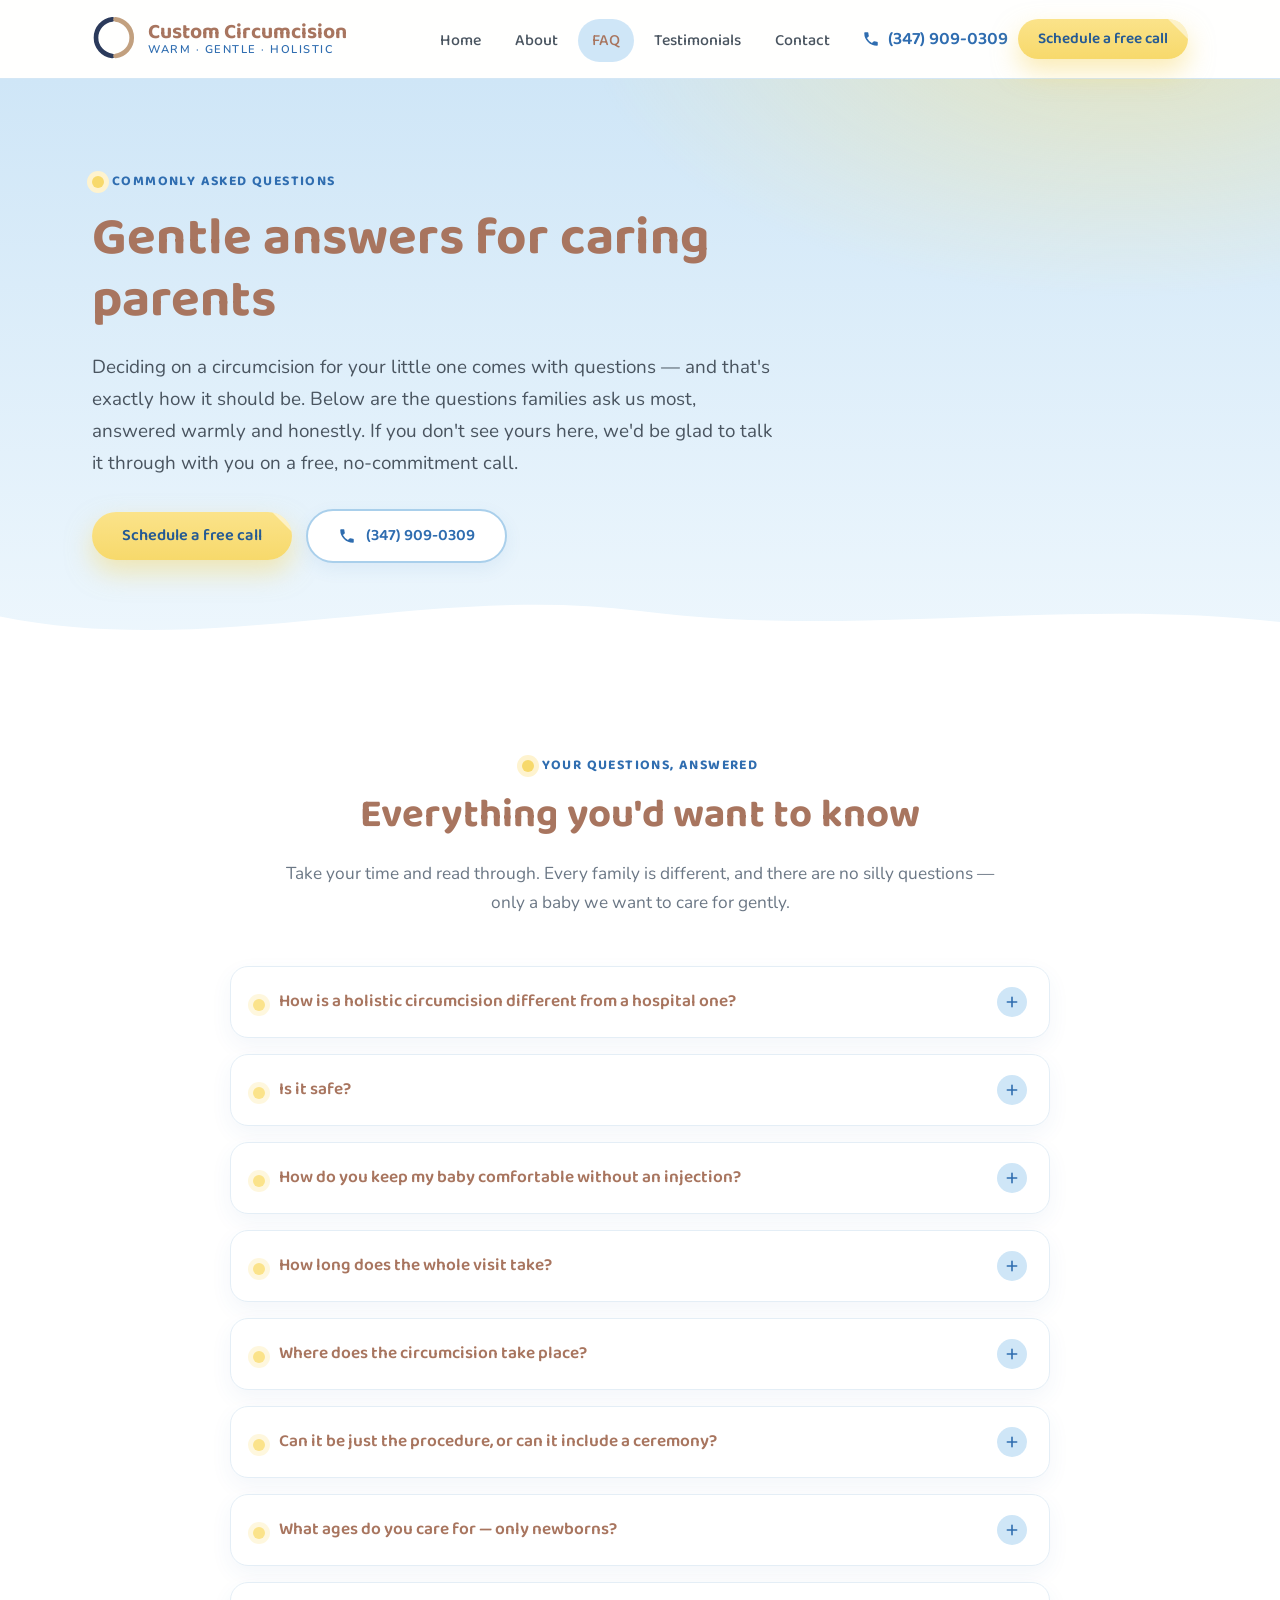
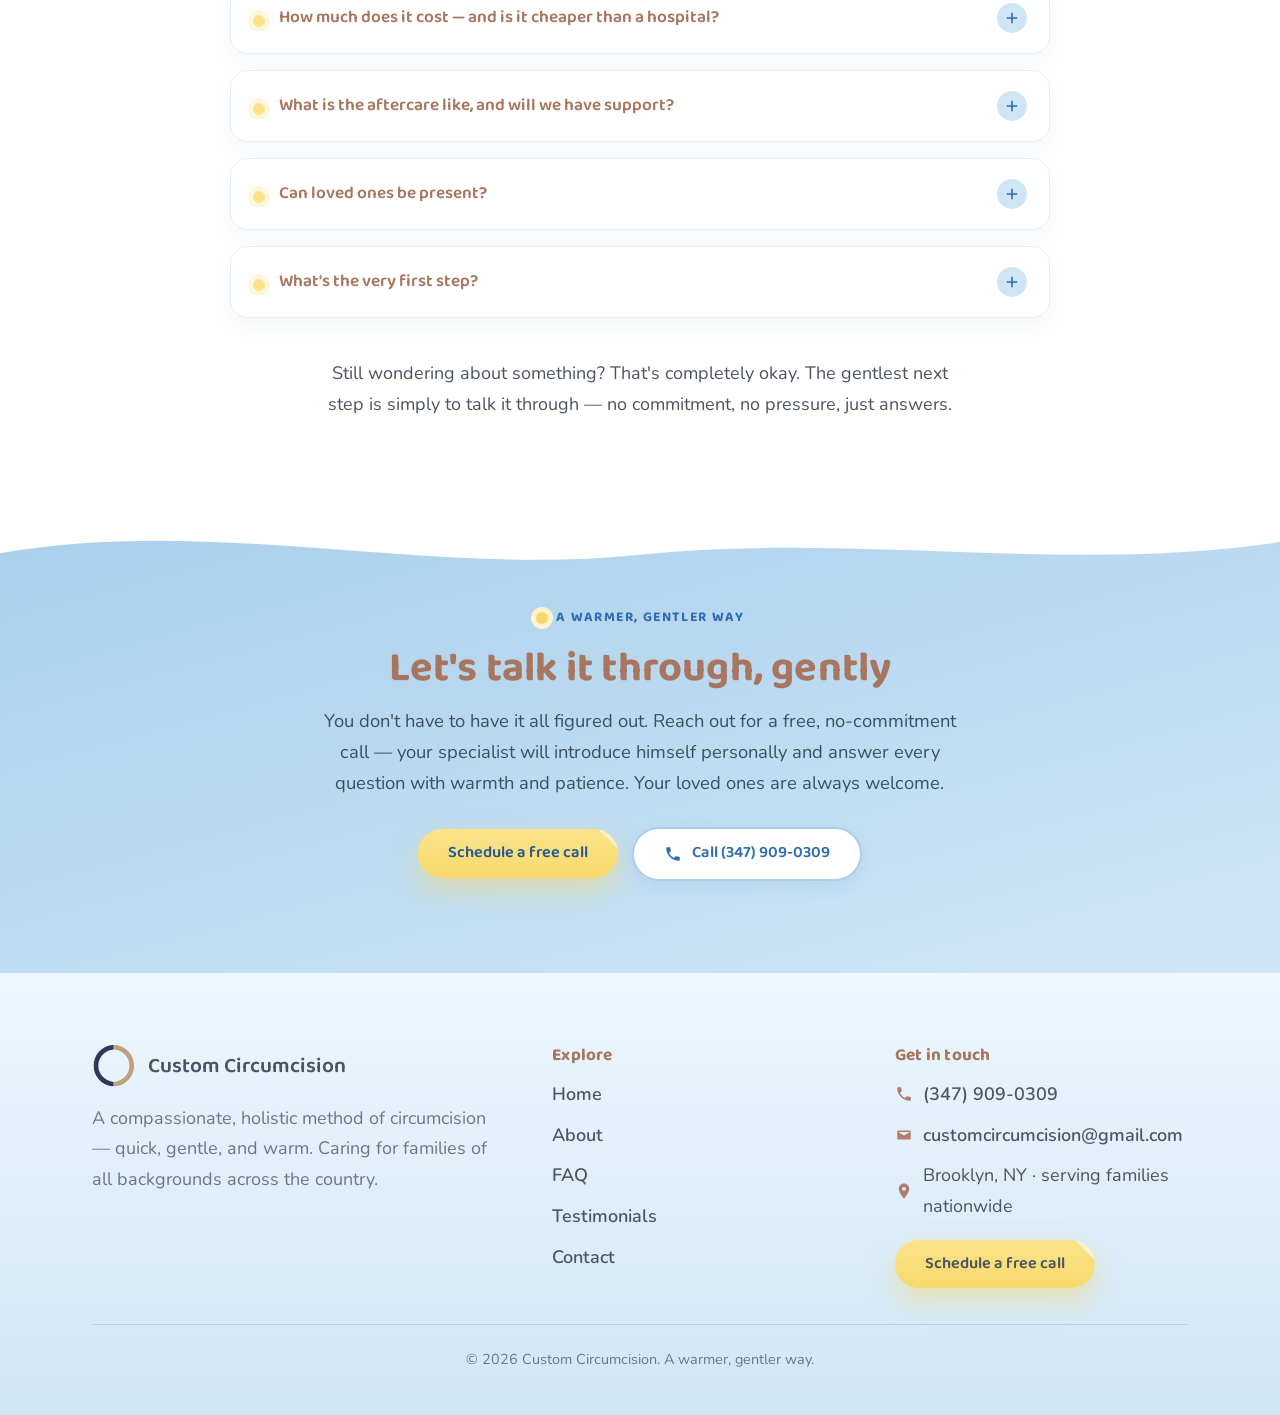
<file: faq.html>
<!DOCTYPE html>
<html lang="en">
<head>
  <meta charset="UTF-8" />
  <meta name="viewport" content="width=device-width, initial-scale=1.0" />
  <meta name="description" content="Custom Circumcision — a warm, gentle, holistic circumcision specialist serving families of all backgrounds in Brooklyn and across the U.S. Quick, drug-free, and meaningful. Free, no-commitment consultation." />
  <meta name="theme-color" content="#cfe6f7" />
  <link rel="preconnect" href="https://fonts.googleapis.com" />
  <link rel="preconnect" href="https://fonts.gstatic.com" crossorigin />
  <link href="https://fonts.googleapis.com/css2?family=Baloo+2:wght@500;600;700&family=Nunito:ital,wght@0,400;0,500;0,600;0,700;0,800;1,400&display=swap" rel="stylesheet" />
  <link rel="stylesheet" href="styles.css" />
  <link rel="icon" type="image/svg+xml" href="assets/favicon.svg" />
  <link rel="icon" type="image/png" sizes="32x32" href="assets/favicon-32.png" />
  <link rel="apple-touch-icon" href="assets/favicon-180.png" />
  <link rel="manifest" href="assets/site.webmanifest" />
  <title>Commonly Asked Questions · Custom Circumcision — A Warm, Gentle Specialist</title>
  <style>
    /* Small page-specific tweaks for the FAQ accordion (uses shared palette/fonts) */
    .faq-list { max-width: 820px; margin: 0 auto; }
    .faq-item {
      background: #fff;
      border: 1px solid #e4eef6;
      border-radius: 18px;
      margin-bottom: 16px;
      box-shadow: 0 8px 22px rgba(47, 109, 176, 0.06);
      overflow: hidden;
      transition: box-shadow .25s ease, border-color .25s ease;
    }
    .faq-item.is-open {
      border-color: #cfe6f7;
      box-shadow: 0 14px 30px rgba(47, 109, 176, 0.12);
    }
    .faq-q {
      width: 100%;
      display: flex;
      align-items: center;
      gap: 14px;
      text-align: left;
      background: transparent;
      border: 0;
      cursor: pointer;
      padding: 20px 22px;
      font-family: "Baloo 2", system-ui, sans-serif;
      font-weight: 600;
      font-size: 1.08rem;
      line-height: 1.35;
      color: #a8755f;
    }
    .faq-q:focus-visible {
      outline: 3px solid #fbe38a;
      outline-offset: -3px;
      border-radius: 18px;
    }
    .faq-q .faq-dot {
      flex: 0 0 auto;
      width: 12px;
      height: 12px;
      border-radius: 50%;
      background: #fbe38a;
      box-shadow: 0 0 0 5px rgba(251, 227, 138, 0.28);
      margin-top: 6px;
    }
    .faq-q .faq-icon {
      flex: 0 0 auto;
      margin-left: auto;
      width: 30px;
      height: 30px;
      display: grid;
      place-items: center;
      border-radius: 50%;
      background: #cfe6f7;
      color: #2f6db0;
      transition: transform .3s ease, background .25s ease;
    }
    .faq-item.is-open .faq-q .faq-icon {
      transform: rotate(45deg);
      background: #fbe38a;
      color: #a8755f;
    }
    .faq-a {
      max-height: 0;
      overflow: hidden;
      transition: max-height .35s ease;
    }
    .faq-a-inner {
      padding: 0 24px 22px 48px;
      color: #4a5560;
      font-size: 1rem;
      line-height: 1.7;
    }
    .faq-a-inner p { margin: 0 0 10px; }
    .faq-a-inner p:last-child { margin-bottom: 0; }
    @media (max-width: 560px) {
      .faq-a-inner { padding-left: 24px; }
      .faq-q { font-size: 1rem; padding: 18px 18px; }
    }
    .faq-help {
      text-align: center;
      max-width: 640px;
      margin: 40px auto 0;
      color: #4a5560;
    }
  </style>
</head>
<body>
  <a class="skip-link" href="#main">Skip to content</a>
  <header class="site-header">
    <div class="container">
      <nav class="nav" aria-label="Primary">
        <a class="brand" href="index.html" aria-label="Custom Circumcision — home">
          <svg class="brand__mark" width="44" height="44" viewBox="140 99 322 322" fill="none" aria-hidden="true"><path d="M288 116 A135 135 0 0 0 288 384" stroke="#2b3a5b" stroke-width="34" fill="none" stroke-linecap="round"/><path d="M312 116 A135 135 0 0 1 312 384" stroke="#c2a07f" stroke-width="34" fill="none" stroke-linecap="round"/></svg>
          <span>Custom Circumcision
            <span class="brand__sub">Warm · Gentle · Holistic</span>
          </span>
        </a>

        <button class="nav-toggle" aria-expanded="false" aria-controls="nav-wrap" aria-label="Open menu">
          <span></span><span></span><span></span>
        </button>

        <div class="nav-wrap" id="nav-wrap">
          <ul class="nav-links">
            <li><a href="index.html">Home</a></li>
            <li><a href="about.html">About</a></li>
            <li><a href="faq.html">FAQ</a></li>
            <li><a href="testimonials.html">Testimonials</a></li>
            <li><a href="contact.html">Contact</a></li>
          </ul>
          <div class="nav-cta">
            <a class="nav-phone" href="tel:+13479090309">
              <svg width="18" height="18" viewBox="0 0 24 24" fill="none" aria-hidden="true"><path d="M6.6 10.8a15 15 0 006.6 6.6l2.2-2.2a1 1 0 011-.24 11.4 11.4 0 003.6.58 1 1 0 011 1V20a1 1 0 01-1 1A17 17 0 013 4a1 1 0 011-1h3.5a1 1 0 011 1 11.4 11.4 0 00.58 3.6 1 1 0 01-.24 1L6.6 10.8z" fill="currentColor"/></svg>
              (347) 909-0309
            </a>
            <a class="btn btn--primary" href="contact.html">Schedule a free call</a>
          </div>
        </div>
      </nav>
    </div>
  </header>

  <main id="main">

    <!-- HERO STRIP -->
    <section class="hero hero--page">
      <div class="container">
        <div class="hero__inner reveal">
          <span class="eyebrow">
            <span class="eyebrow__dot" aria-hidden="true"></span>
            Commonly Asked Questions
          </span>
          <h1>Gentle answers for caring parents</h1>
          <p class="lead">
            Deciding on a circumcision for your little one comes with questions — and that's
            exactly how it should be. Below are the questions families ask us most, answered
            warmly and honestly. If you don't see yours here, we'd be glad to talk it through
            with you on a free, no-commitment call.
          </p>
          <div class="hero__actions">
            <a class="btn btn--primary" href="contact.html">Schedule a free call</a>
            <a class="btn btn--ghost" href="tel:+13479090309">
              <svg width="18" height="18" viewBox="0 0 24 24" fill="none" aria-hidden="true"><path d="M6.6 10.8a15 15 0 006.6 6.6l2.2-2.2a1 1 0 011-.24 11.4 11.4 0 003.6.58 1 1 0 011 1V20a1 1 0 01-1 1A17 17 0 013 4a1 1 0 011-1h3.5a1 1 0 011 1 11.4 11.4 0 00.58 3.6 1 1 0 01-.24 1L6.6 10.8z" fill="currentColor"/></svg>
              (347) 909-0309
            </a>
          </div>
        </div>
      </div>
      <!-- Wavy divider -->
      <div class="wave wave--bottom" aria-hidden="true">
        <svg viewBox="0 0 1440 110" preserveAspectRatio="none" xmlns="http://www.w3.org/2000/svg">
          <path d="M0,48 C240,110 480,0 720,40 C960,80 1200,20 1440,56 L1440,110 L0,110 Z" fill="#ffffff"/>
        </svg>
      </div>
    </section>

    <!-- FAQ ACCORDION -->
    <section class="band band--white">
      <div class="container">
        <div class="section-head reveal">
          <span class="eyebrow">
            <span class="eyebrow__dot" aria-hidden="true"></span>
            Your questions, answered
          </span>
          <h2>Everything you'd want to know</h2>
          <p class="section-head__sub">
            Take your time and read through. Every family is different, and there are no
            silly questions — only a baby we want to care for gently.
          </p>
        </div>

        <div class="faq-list reveal">

          <!-- 1 -->
          <div class="faq-item">
            <h3 class="faq-h">
              <button class="faq-q" type="button" aria-expanded="false">
                <span class="faq-dot" aria-hidden="true"></span>
                <span class="faq-q-text">How is a holistic circumcision different from a hospital one?</span>
                <span class="faq-icon" aria-hidden="true">
                  <svg width="16" height="16" viewBox="0 0 24 24" fill="none"><path d="M12 5v14M5 12h14" stroke="currentColor" stroke-width="2.4" stroke-linecap="round"/></svg>
                </span>
              </button>
            </h3>
            <div class="faq-a">
              <div class="faq-a-inner">
                <p>
                  The biggest difference is the whole feeling of the moment. In a hospital, the
                  procedure tends to take 15–30 minutes, the baby is strapped down, and parents
                  are usually asked to wait elsewhere — it's clinical and cool by design.
                </p>
                <p>
                  Our holistic way is quick and warm. The actual circumcision takes about
                  30–45 seconds, your baby is cradled in loving hands the whole time, there are
                  no drugs or injections, and the people who love him most are encouraged to be
                  right there. Same goal — a gentler, more meaningful path to it.
                </p>
              </div>
            </div>
          </div>

          <!-- 2 -->
          <div class="faq-item">
            <h3 class="faq-h">
              <button class="faq-q" type="button" aria-expanded="false">
                <span class="faq-dot" aria-hidden="true"></span>
                <span class="faq-q-text">Is it safe?</span>
                <span class="faq-icon" aria-hidden="true">
                  <svg width="16" height="16" viewBox="0 0 24 24" fill="none"><path d="M12 5v14M5 12h14" stroke="currentColor" stroke-width="2.4" stroke-linecap="round"/></svg>
                </span>
              </button>
            </h3>
            <div class="faq-a">
              <div class="faq-a-inner">
                <p>
                  Your baby's safety is the heart of everything we do. Your circumcision specialist is certified and
                  highly experienced, trained under a nationally renowned specialist who has performed
                  over 20,000 circumcisions, and has personally cared for hundreds of babies from
                  families of all backgrounds.
                </p>
                <p>
                  Everything is done in a clean, careful, time-tested way, and we're trusted by
                  doctors, midwives, and doulas. Because the method is quick and gentle, the baby
                  spends far less time exposed and unsettled — and we're with you for aftercare
                  every step of the way.
                </p>
              </div>
            </div>
          </div>

          <!-- 3 -->
          <div class="faq-item">
            <h3 class="faq-h">
              <button class="faq-q" type="button" aria-expanded="false">
                <span class="faq-dot" aria-hidden="true"></span>
                <span class="faq-q-text">How do you keep my baby comfortable without an injection?</span>
                <span class="faq-icon" aria-hidden="true">
                  <svg width="16" height="16" viewBox="0 0 24 24" fill="none"><path d="M12 5v14M5 12h14" stroke="currentColor" stroke-width="2.4" stroke-linecap="round"/></svg>
                </span>
              </button>
            </h3>
            <div class="faq-a">
              <div class="faq-a-inner">
                <p>
                  Comfort comes from speed and gentleness rather than drugs. Because the procedure
                  itself is over in about 30–45 seconds, there simply isn't a long, distressing
                  experience to medicate.
                </p>
                <p>
                  Your baby is held close and soothed in loving hands, kept warm and secure, and
                  many little ones settle quickly — often comforted with a sweet taste and a gentle
                  feed right after. No injections, no clamps locked on for long stretches. Just calm,
                  attentive care.
                </p>
              </div>
            </div>
          </div>

          <!-- 4 -->
          <div class="faq-item">
            <h3 class="faq-h">
              <button class="faq-q" type="button" aria-expanded="false">
                <span class="faq-dot" aria-hidden="true"></span>
                <span class="faq-q-text">How long does the whole visit take?</span>
                <span class="faq-icon" aria-hidden="true">
                  <svg width="16" height="16" viewBox="0 0 24 24" fill="none"><path d="M12 5v14M5 12h14" stroke="currentColor" stroke-width="2.4" stroke-linecap="round"/></svg>
                </span>
              </button>
            </h3>
            <div class="faq-a">
              <div class="faq-a-inner">
                <p>
                  The circumcision itself takes only about 30–45 seconds. The visit as a whole is
                  unhurried and relaxed — we'll arrive, take time to greet you and your loved ones,
                  gently prepare, perform the procedure, and then go over simple aftercare with you
                  before we leave.
                </p>
                <p>
                  Most families find the entire visit calm and surprisingly brief. We never rush
                  you, and we never make you feel like one more appointment on a list.
                </p>
              </div>
            </div>
          </div>

          <!-- 5 -->
          <div class="faq-item">
            <h3 class="faq-h">
              <button class="faq-q" type="button" aria-expanded="false">
                <span class="faq-dot" aria-hidden="true"></span>
                <span class="faq-q-text">Where does the circumcision take place?</span>
                <span class="faq-icon" aria-hidden="true">
                  <svg width="16" height="16" viewBox="0 0 24 24" fill="none"><path d="M12 5v14M5 12h14" stroke="currentColor" stroke-width="2.4" stroke-linecap="round"/></svg>
                </span>
              </button>
            </h3>
            <div class="faq-a">
              <div class="faq-a-inner">
                <p>
                  Most often, right in the comfort of your own home — surrounded by familiar faces,
                  your own things, and a calm that no clinic can offer. Many parents tell us this is
                  one of their favorite parts: there's no waiting room, no sterile hallway, just your
                  family in a place where everyone feels at ease.
                </p>
                <p>
                  We come to you and serve families across the country. If your home isn't the right
                  fit for any reason, we're happy to talk through other warm, comfortable options.
                </p>
              </div>
            </div>
          </div>

          <!-- 7 -->
          <div class="faq-item">
            <h3 class="faq-h">
              <button class="faq-q" type="button" aria-expanded="false">
                <span class="faq-dot" aria-hidden="true"></span>
                <span class="faq-q-text">Can it be just the procedure, or can it include a ceremony?</span>
                <span class="faq-icon" aria-hidden="true">
                  <svg width="16" height="16" viewBox="0 0 24 24" fill="none"><path d="M12 5v14M5 12h14" stroke="currentColor" stroke-width="2.4" stroke-linecap="round"/></svg>
                </span>
              </button>
            </h3>
            <div class="faq-a">
              <div class="faq-a-inner">
                <p>
                  It's entirely your choice. Some families want a simple, private procedure and
                  nothing more. Others want a meaningful ceremony with blessings, family, and a
                  little celebration to mark the day.
                </p>
                <p>
                  We're glad to do either — a quiet moment or a warm gathering. Just let us know what
                  you have in mind, and we'll help shape the day around your family's wishes.
                </p>
              </div>
            </div>
          </div>

          <!-- 8 -->
          <div class="faq-item">
            <h3 class="faq-h">
              <button class="faq-q" type="button" aria-expanded="false">
                <span class="faq-dot" aria-hidden="true"></span>
                <span class="faq-q-text">What ages do you care for — only newborns?</span>
                <span class="faq-icon" aria-hidden="true">
                  <svg width="16" height="16" viewBox="0 0 24 24" fill="none"><path d="M12 5v14M5 12h14" stroke="currentColor" stroke-width="2.4" stroke-linecap="round"/></svg>
                </span>
              </button>
            </h3>
            <div class="faq-a">
              <div class="faq-a-inner">
                <p>
                  Newborns are the most common, but not the only ones. We also care for older babies,
                  and circumcision is possible for older children and even adults.
                </p>
                <p>
                  Each age has its own gentle considerations, and the approach is always customized to
                  fit the person in front of us. If you're wondering whether your situation is a good
                  fit, just reach out — we'll give you an honest, caring answer.
                </p>
              </div>
            </div>
          </div>

          <!-- 9 -->
          <div class="faq-item">
            <h3 class="faq-h">
              <button class="faq-q" type="button" aria-expanded="false">
                <span class="faq-dot" aria-hidden="true"></span>
                <span class="faq-q-text">How much does it cost — and is it cheaper than a hospital?</span>
                <span class="faq-icon" aria-hidden="true">
                  <svg width="16" height="16" viewBox="0 0 24 24" fill="none"><path d="M12 5v14M5 12h14" stroke="currentColor" stroke-width="2.4" stroke-linecap="round"/></svg>
                </span>
              </button>
            </h3>
            <div class="faq-a">
              <div class="faq-a-inner">
                <p>
                  In most cases, yes — our holistic circumcision is more affordable than a hospital
                  procedure, with no surprise facility fees and a far more personal experience.
                </p>
                <p>
                  Because every family's situation is a little different, we like to share specific
                  pricing during your free, no-commitment consultation, where we can answer your
                  questions and make sure it's the right fit before anything is decided.
                </p>
              </div>
            </div>
          </div>

          <!-- 10 -->
          <div class="faq-item">
            <h3 class="faq-h">
              <button class="faq-q" type="button" aria-expanded="false">
                <span class="faq-dot" aria-hidden="true"></span>
                <span class="faq-q-text">What is the aftercare like, and will we have support?</span>
                <span class="faq-icon" aria-hidden="true">
                  <svg width="16" height="16" viewBox="0 0 24 24" fill="none"><path d="M12 5v14M5 12h14" stroke="currentColor" stroke-width="2.4" stroke-linecap="round"/></svg>
                </span>
              </button>
            </h3>
            <div class="faq-a">
              <div class="faq-a-inner">
                <p>
                  Aftercare is simple, and you won't be left to figure it out alone. Before we leave,
                  we'll walk you through exactly what to expect over the next few days and how to keep
                  your baby comfortable and clean — in plain, easy terms.
                </p>
                <p>
                  Healing is usually quick and smooth, and we stay reachable afterward. If a question
                  pops up at 2 a.m., or you just want reassurance, you can call. We're here for you
                  beyond the visit itself.
                </p>
              </div>
            </div>
          </div>

          <!-- 11 -->
          <div class="faq-item">
            <h3 class="faq-h">
              <button class="faq-q" type="button" aria-expanded="false">
                <span class="faq-dot" aria-hidden="true"></span>
                <span class="faq-q-text">Can loved ones be present?</span>
                <span class="faq-icon" aria-hidden="true">
                  <svg width="16" height="16" viewBox="0 0 24 24" fill="none"><path d="M12 5v14M5 12h14" stroke="currentColor" stroke-width="2.4" stroke-linecap="round"/></svg>
                </span>
              </button>
            </h3>
            <div class="faq-a">
              <div class="faq-a-inner">
                <p>
                  Yes — and we warmly encourage it. Grandparents, siblings, close friends, whoever
                  matters to you: this is a family moment, not a procedure tucked away behind closed
                  doors.
                </p>
                <p>
                  Having loved ones near brings a calm, supportive feeling to the whole experience —
                  for you and for your baby. We'll help everyone feel comfortable and included.
                </p>
              </div>
            </div>
          </div>

          <!-- 12 -->
          <div class="faq-item">
            <h3 class="faq-h">
              <button class="faq-q" type="button" aria-expanded="false">
                <span class="faq-dot" aria-hidden="true"></span>
                <span class="faq-q-text">What's the very first step?</span>
                <span class="faq-icon" aria-hidden="true">
                  <svg width="16" height="16" viewBox="0 0 24 24" fill="none"><path d="M12 5v14M5 12h14" stroke="currentColor" stroke-width="2.4" stroke-linecap="round"/></svg>
                </span>
              </button>
            </h3>
            <div class="faq-a">
              <div class="faq-a-inner">
                <p>
                  Just a simple, free, no-commitment consultation. Call us or schedule a time, and your
                  specialist will introduce himself personally, listen to what matters to your family, and
                  answer every question you have — with no pressure at all.
                </p>
                <p>
                  From there, you decide if it feels right. Reaching out costs nothing and commits you
                  to nothing — it's simply the warmest place to start.
                </p>
              </div>
            </div>
          </div>

        </div>

        <p class="faq-help reveal">
          Still wondering about something? That's completely okay. The gentlest next step is
          simply to talk it through — no commitment, no pressure, just answers.
        </p>
      </div>
    </section>

    <!-- CTA BAND -->
    <section class="band band--blue cta-band">
      <div class="wave wave--top" aria-hidden="true">
        <svg viewBox="0 0 1440 110" preserveAspectRatio="none" xmlns="http://www.w3.org/2000/svg">
          <path d="M0,62 C240,8 480,96 720,64 C960,32 1200,92 1440,46 L1440,0 L0,0 Z" fill="#ffffff"/>
        </svg>
      </div>
      <div class="container">
        <div class="cta-card reveal">
          <span class="eyebrow eyebrow--center">
            <span class="eyebrow__dot" aria-hidden="true"></span>
            A warmer, gentler way
          </span>
          <h2>Let's talk it through, gently</h2>
          <p>
            You don't have to have it all figured out. Reach out for a free, no-commitment call —
            your specialist will introduce himself personally and answer every question with warmth and
            patience. Your loved ones are always welcome.
          </p>
          <div class="cta-card__actions">
            <a class="btn btn--primary" href="contact.html">Schedule a free call</a>
            <a class="btn btn--ghost" href="tel:+13479090309">
              <svg width="18" height="18" viewBox="0 0 24 24" fill="none" aria-hidden="true"><path d="M6.6 10.8a15 15 0 006.6 6.6l2.2-2.2a1 1 0 011-.24 11.4 11.4 0 003.6.58 1 1 0 011 1V20a1 1 0 01-1 1A17 17 0 013 4a1 1 0 011-1h3.5a1 1 0 011 1 11.4 11.4 0 00.58 3.6 1 1 0 01-.24 1L6.6 10.8z" fill="currentColor"/></svg>
              Call (347) 909-0309
            </a>
          </div>
        </div>
      </div>
    </section>

  </main>

  <footer class="site-footer">
    <div class="container">
      <div class="footer-grid">
        <div class="footer-col">
          <a class="footer-brand brand" href="index.html" aria-label="Custom Circumcision — home">
            <svg class="brand__mark" width="44" height="44" viewBox="140 99 322 322" fill="none" aria-hidden="true"><path d="M288 116 A135 135 0 0 0 288 384" stroke="#2b3a5b" stroke-width="34" fill="none" stroke-linecap="round"/><path d="M312 116 A135 135 0 0 1 312 384" stroke="#c2a07f" stroke-width="34" fill="none" stroke-linecap="round"/></svg>
            <span>Custom Circumcision</span>
          </a>
          <p class="footer__line">A compassionate, holistic method of circumcision — quick, gentle, and warm. Caring for families of all backgrounds across the country.</p>
        </div>

        <div class="footer-col">
          <h4>Explore</h4>
          <ul>
            <li><a href="index.html">Home</a></li>
            <li><a href="about.html">About</a></li>
            <li><a href="faq.html">FAQ</a></li>
            <li><a href="testimonials.html">Testimonials</a></li>
            <li><a href="contact.html">Contact</a></li>
          </ul>
        </div>

        <div class="footer-col">
          <h4>Get in touch</h4>
          <ul class="footer-contact">
            <li>
              <svg width="18" height="18" viewBox="0 0 24 24" fill="none" aria-hidden="true"><path d="M6.6 10.8a15 15 0 006.6 6.6l2.2-2.2a1 1 0 011-.24 11.4 11.4 0 003.6.58 1 1 0 011 1V20a1 1 0 01-1 1A17 17 0 013 4a1 1 0 011-1h3.5a1 1 0 011 1 11.4 11.4 0 00.58 3.6 1 1 0 01-.24 1L6.6 10.8z" fill="currentColor"/></svg>
              <a href="tel:+13479090309">(347) 909-0309</a>
            </li>
            <li>
              <svg width="18" height="18" viewBox="0 0 24 24" fill="none" aria-hidden="true"><path d="M4 6h16a1 1 0 011 1v10a1 1 0 01-1 1H4a1 1 0 01-1-1V7a1 1 0 011-1zm.4 2L12 12.6 19.6 8H4.4z" fill="currentColor"/></svg>
              <a href="mailto:customcircumcision@gmail.com">customcircumcision@gmail.com</a>
            </li>
            <li>
              <svg width="18" height="18" viewBox="0 0 24 24" fill="none" aria-hidden="true"><path d="M12 2c3.9 0 7 3.1 7 7 0 5.2-7 13-7 13S5 14.2 5 9c0-3.9 3.1-7 7-7zm0 4.5A2.5 2.5 0 1012 11.5 2.5 2.5 0 0012 6.5z" fill="currentColor"/></svg>
              <span>Brooklyn, NY · serving families nationwide</span>
            </li>
          </ul>
          <a class="btn btn--primary" href="contact.html" style="margin-top:8px;">Schedule a free call</a>
        </div>
      </div>

      <div class="footer-bottom">
        <p>&copy; 2026 Custom Circumcision. A warmer, gentler way.</p>
      </div>
    </div>
  </footer>

  <script>
    // Mobile nav toggle
    (function () {
      var toggle = document.querySelector('.nav-toggle');
      var nav = document.querySelector('.nav');
      if (toggle && nav) {
        toggle.addEventListener('click', function () {
          var open = nav.classList.toggle('is-open');
          toggle.setAttribute('aria-expanded', open ? 'true' : 'false');
          toggle.setAttribute('aria-label', open ? 'Close menu' : 'Open menu');
        });
        // Close menu when a link is tapped
        nav.querySelectorAll('.nav-links a').forEach(function (link) {
          link.addEventListener('click', function () {
            nav.classList.remove('is-open');
            toggle.setAttribute('aria-expanded', 'false');
          });
        });
      }
    })();

    // Highlight current page in nav
    (function () {
      var path = location.pathname.split('/').pop() || 'index.html';
      document.querySelectorAll('.nav-links a').forEach(function (a) {
        var href = a.getAttribute('href');
        if (href === path) a.classList.add('is-active');
      });
    })();

    // Gentle fade-up reveals on scroll
    (function () {
      var els = document.querySelectorAll('.reveal');
      if (!('IntersectionObserver' in window) || !els.length) {
        els.forEach(function (el) { el.classList.add('is-visible'); });
        return;
      }
      var io = new IntersectionObserver(function (entries) {
        entries.forEach(function (entry) {
          if (entry.isIntersecting) {
            entry.target.classList.add('is-visible');
            io.unobserve(entry.target);
          }
        });
      }, { threshold: 0.12, rootMargin: '0px 0px -40px 0px' });
      els.forEach(function (el) { io.observe(el); });
    })();

    // FAQ accordion (accessible, one-open-at-a-time optional; here independent toggles)
    (function () {
      var items = document.querySelectorAll('.faq-item');
      items.forEach(function (item) {
        var btn = item.querySelector('.faq-q');
        var panel = item.querySelector('.faq-a');
        if (!btn || !panel) return;
        btn.addEventListener('click', function () {
          var isOpen = item.classList.toggle('is-open');
          btn.setAttribute('aria-expanded', isOpen ? 'true' : 'false');
          if (isOpen) {
            panel.style.maxHeight = panel.scrollHeight + 'px';
          } else {
            panel.style.maxHeight = null;
          }
        });
      });
      // Recalculate open panel heights on resize so content never gets clipped
      window.addEventListener('resize', function () {
        document.querySelectorAll('.faq-item.is-open .faq-a').forEach(function (panel) {
          panel.style.maxHeight = panel.scrollHeight + 'px';
        });
      });
    })();
  </script>
</body>
</html>
</file>
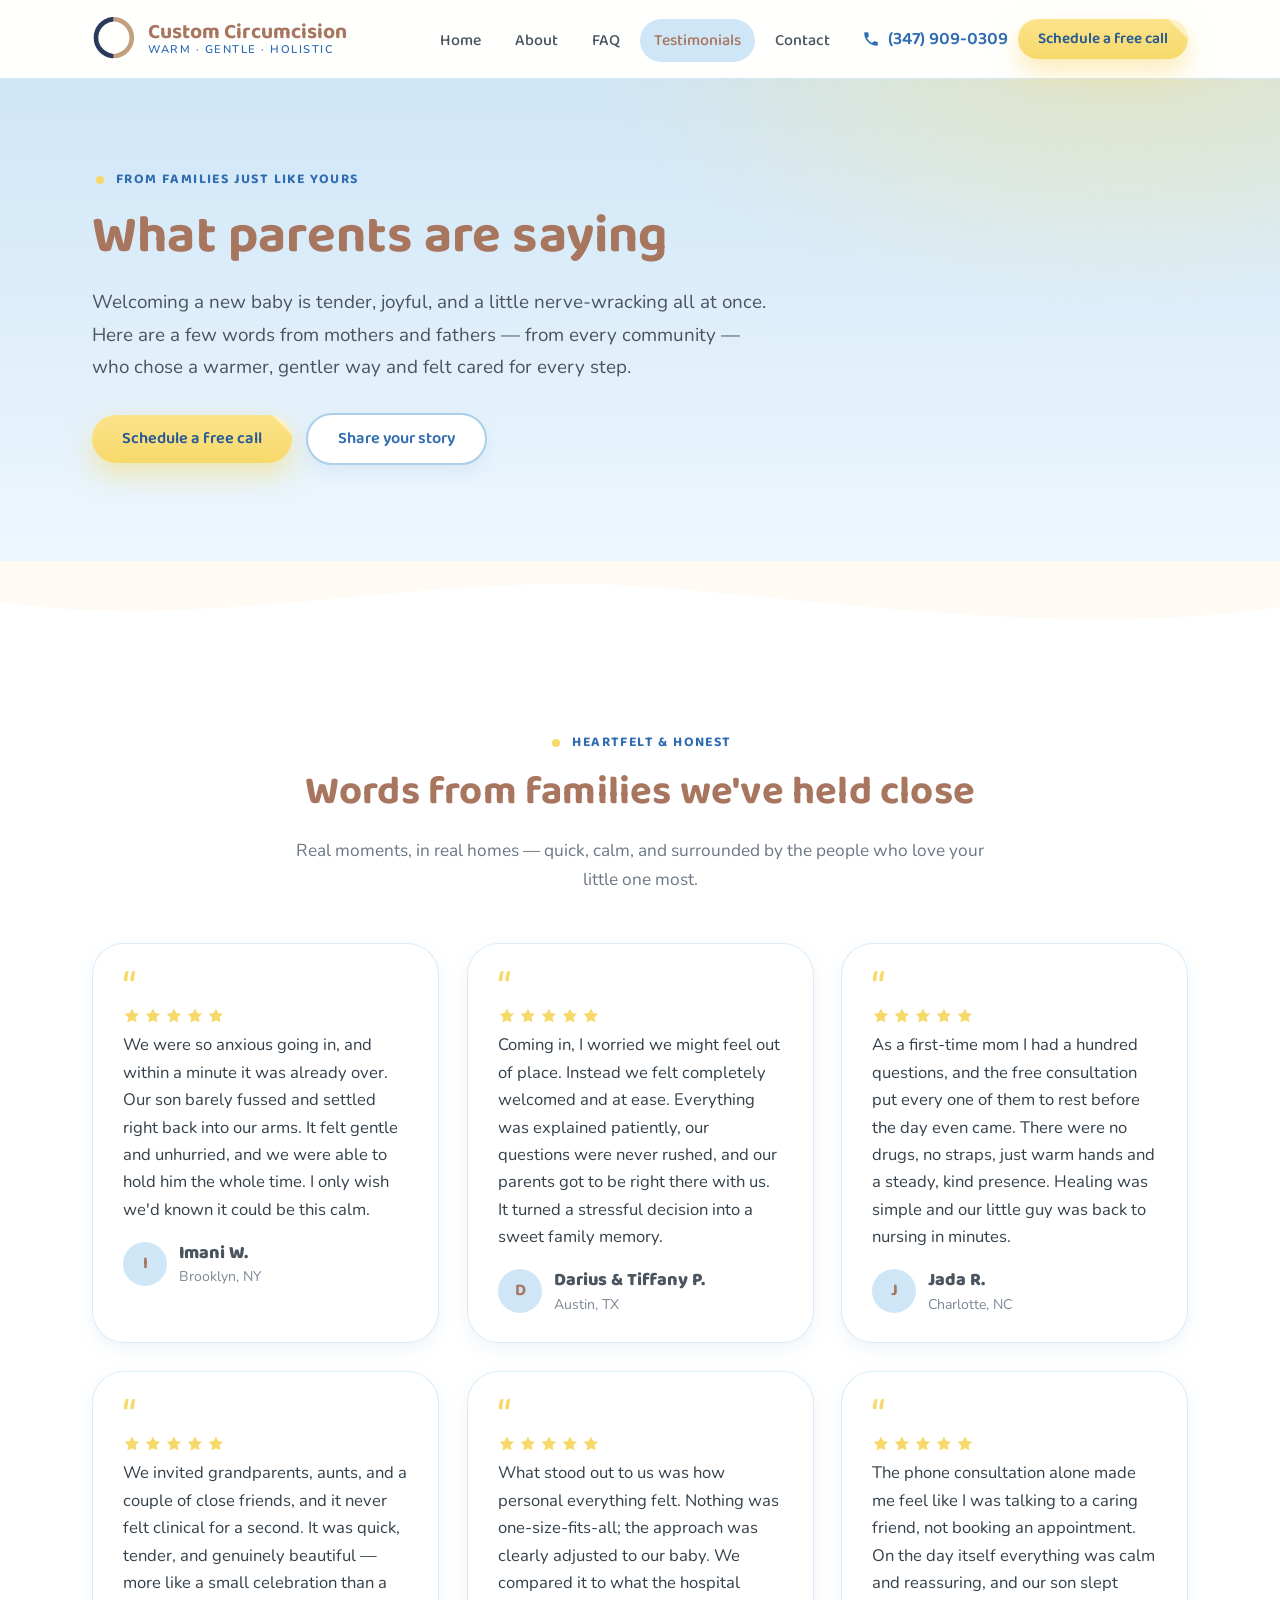
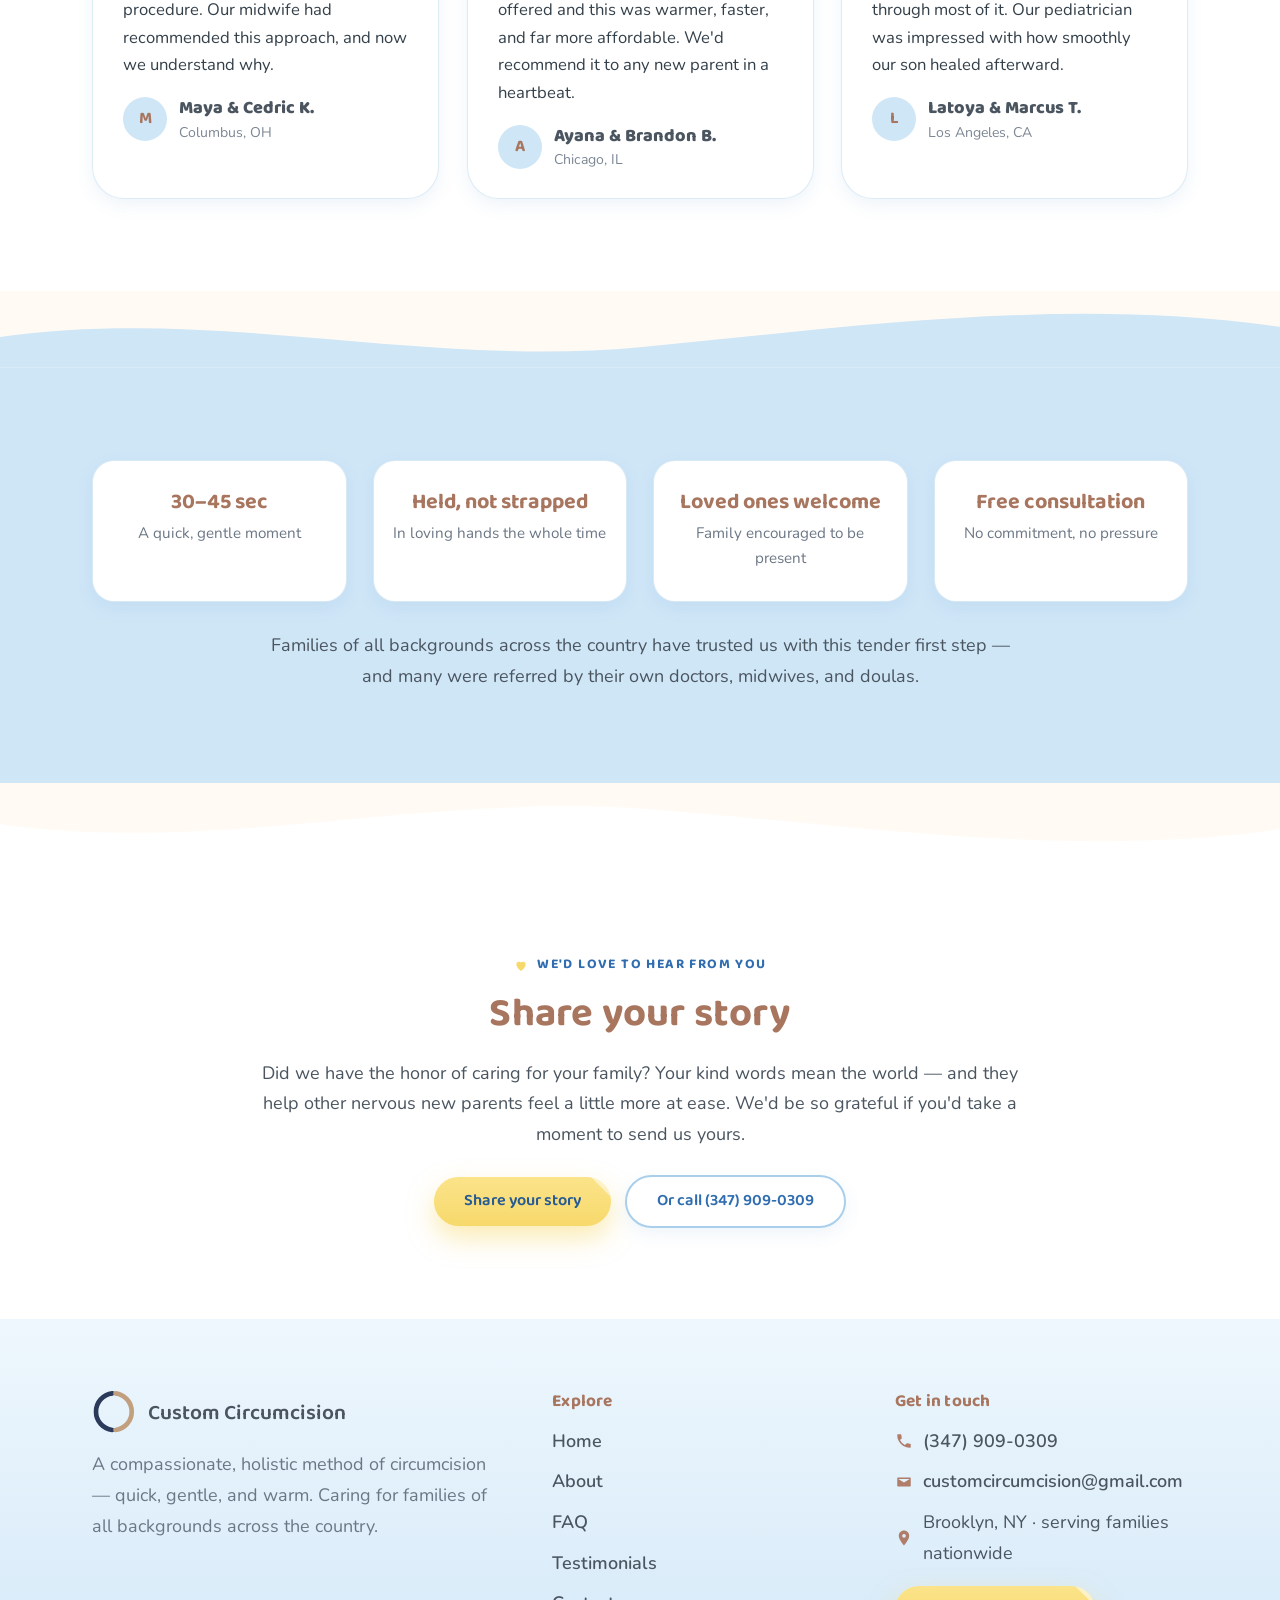
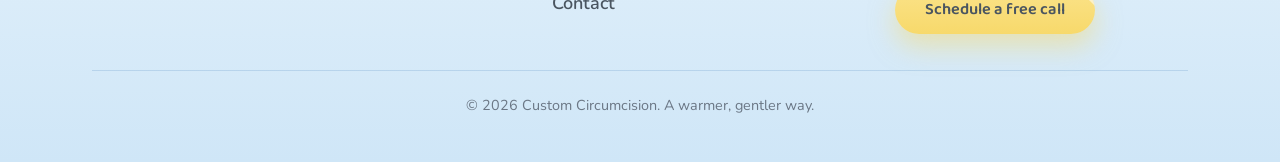
<file: testimonials.html>
<!DOCTYPE html>
<html lang="en">
<head>
  <meta charset="UTF-8" />
  <meta name="viewport" content="width=device-width, initial-scale=1.0" />
  <meta name="description" content="Custom Circumcision — a warm, gentle, holistic circumcision specialist serving families of all backgrounds in Brooklyn and across the U.S. Quick, drug-free, and meaningful. Free, no-commitment consultation." />
  <meta name="theme-color" content="#cfe6f7" />
  <link rel="preconnect" href="https://fonts.googleapis.com" />
  <link rel="preconnect" href="https://fonts.gstatic.com" crossorigin />
  <link href="https://fonts.googleapis.com/css2?family=Baloo+2:wght@500;600;700&family=Nunito:ital,wght@0,400;0,500;0,600;0,700;0,800;1,400&display=swap" rel="stylesheet" />
  <link rel="stylesheet" href="styles.css" />
  <link rel="icon" type="image/svg+xml" href="assets/favicon.svg" />
  <link rel="icon" type="image/png" sizes="32x32" href="assets/favicon-32.png" />
  <link rel="apple-touch-icon" href="assets/favicon-180.png" />
  <link rel="manifest" href="assets/site.webmanifest" />
  <title>Testimonials — What Parents Are Saying | Custom Circumcision</title>
  <style>
    /* Small page-specific touches for the testimonials grid */
    .tcard__quote-mark {
      font-family: "Baloo 2", system-ui, sans-serif;
      font-size: 3rem;
      line-height: 0.6;
      color: #f7d96b;
      display: block;
      margin-bottom: .25rem;
    }
    .tcard__meta {
      display: flex;
      align-items: center;
      gap: .75rem;
      margin-top: 1.1rem;
    }
    .tcard__avatar {
      flex: 0 0 auto;
      width: 44px;
      height: 44px;
      border-radius: 50%;
      background: #cfe6f7;
      color: #a8755f;
      display: grid;
      place-items: center;
      font-family: "Baloo 2", system-ui, sans-serif;
      font-weight: 700;
      font-size: 1.05rem;
    }
    .tcard__who { line-height: 1.25; }
    .tcard__name { font-weight: 800; color: #4a5560; }
    .tcard__place { font-size: .88rem; color: #7c8794; }
    .tcard__stars {
      display: flex;
      gap: 3px;
      margin-bottom: .4rem;
    }
    .tcard__stars svg { width: 18px; height: 18px; }
    .share-note {
      max-width: 760px;
      margin: 0 auto;
      text-align: center;
    }
    .dev-note { display: none; }
  </style>
</head>
<body>
  <a class="skip-link" href="#main">Skip to content</a>
  <header class="site-header">
    <div class="container">
      <nav class="nav" aria-label="Primary">
        <a class="brand" href="index.html" aria-label="Custom Circumcision — home">
          <svg class="brand__mark" width="44" height="44" viewBox="140 99 322 322" fill="none" aria-hidden="true"><path d="M288 116 A135 135 0 0 0 288 384" stroke="#2b3a5b" stroke-width="34" fill="none" stroke-linecap="round"/><path d="M312 116 A135 135 0 0 1 312 384" stroke="#c2a07f" stroke-width="34" fill="none" stroke-linecap="round"/></svg>
          <span>Custom Circumcision
            <span class="brand__sub">Warm · Gentle · Holistic</span>
          </span>
        </a>

        <button class="nav-toggle" aria-expanded="false" aria-controls="nav-wrap" aria-label="Open menu">
          <span></span><span></span><span></span>
        </button>

        <div class="nav-wrap" id="nav-wrap">
          <ul class="nav-links">
            <li><a href="index.html">Home</a></li>
            <li><a href="about.html">About</a></li>
            <li><a href="faq.html">FAQ</a></li>
            <li><a href="testimonials.html">Testimonials</a></li>
            <li><a href="contact.html">Contact</a></li>
          </ul>
          <div class="nav-cta">
            <a class="nav-phone" href="tel:+13479090309">
              <svg width="18" height="18" viewBox="0 0 24 24" fill="none" aria-hidden="true"><path d="M6.6 10.8a15 15 0 006.6 6.6l2.2-2.2a1 1 0 011-.24 11.4 11.4 0 003.6.58 1 1 0 011 1V20a1 1 0 01-1 1A17 17 0 013 4a1 1 0 011-1h3.5a1 1 0 011 1 11.4 11.4 0 00.58 3.6 1 1 0 01-.24 1L6.6 10.8z" fill="currentColor"/></svg>
              (347) 909-0309
            </a>
            <a class="btn btn--primary" href="contact.html">Schedule a free call</a>
          </div>
        </div>
      </nav>
    </div>
  </header>

  <main id="main">

    <!-- HERO STRIP -->
    <section class="hero hero--page">
      <div class="container">
        <div class="hero__inner reveal">
          <span class="eyebrow">
            <svg width="16" height="16" viewBox="0 0 24 24" fill="none" aria-hidden="true"><circle cx="12" cy="12" r="6" fill="#f7d96b"/></svg>
            From families just like yours
          </span>
          <h1>What parents are saying</h1>
          <p class="hero__lead">
            Welcoming a new baby is tender, joyful, and a little nerve-wracking all at once. Here are a few words from
            mothers and fathers — from every community — who chose a warmer, gentler way and felt cared for every step.
          </p>
          <div class="hero__actions">
            <a class="btn btn--primary" href="contact.html">Schedule a free call</a>
            <a class="btn btn--ghost" href="#share">Share your story</a>
          </div>
        </div>
      </div>
    </section>

    <!-- WAVE DIVIDER -->
    <div class="wave wave--down" aria-hidden="true">
      <svg viewBox="0 0 1440 120" preserveAspectRatio="none" xmlns="http://www.w3.org/2000/svg">
        <path d="M0,64 C240,112 480,16 720,40 C960,64 1200,120 1440,72 L1440,120 L0,120 Z" fill="#ffffff"/>
      </svg>
    </div>

    <!-- TESTIMONIALS GRID -->
    <section class="band band--white">
      <div class="container">
        <div class="section-head reveal">
          <span class="eyebrow eyebrow--center">
            <svg width="16" height="16" viewBox="0 0 24 24" fill="none" aria-hidden="true"><circle cx="12" cy="12" r="6" fill="#f7d96b"/></svg>
            Heartfelt &amp; honest
          </span>
          <h2>Words from families we've held close</h2>
          <p>Real moments, in real homes — quick, calm, and surrounded by the people who love your little one most.</p>
        </div>

        <div class="cards-grid cards-grid--3">

          <!-- Card 1 -->
          <article class="card testimonial-card tcard reveal">
            <span class="tcard__quote-mark" aria-hidden="true">&ldquo;</span>
            <div class="tcard__stars" role="img" aria-label="Five out of five stars">
              <svg viewBox="0 0 24 24" fill="#f7d96b" aria-hidden="true"><path d="M12 2l2.9 6.1 6.6.9-4.8 4.6 1.2 6.6L12 17.8 5.9 20.8l1.2-6.6L2.3 9l6.6-.9L12 2z"/></svg>
              <svg viewBox="0 0 24 24" fill="#f7d96b" aria-hidden="true"><path d="M12 2l2.9 6.1 6.6.9-4.8 4.6 1.2 6.6L12 17.8 5.9 20.8l1.2-6.6L2.3 9l6.6-.9L12 2z"/></svg>
              <svg viewBox="0 0 24 24" fill="#f7d96b" aria-hidden="true"><path d="M12 2l2.9 6.1 6.6.9-4.8 4.6 1.2 6.6L12 17.8 5.9 20.8l1.2-6.6L2.3 9l6.6-.9L12 2z"/></svg>
              <svg viewBox="0 0 24 24" fill="#f7d96b" aria-hidden="true"><path d="M12 2l2.9 6.1 6.6.9-4.8 4.6 1.2 6.6L12 17.8 5.9 20.8l1.2-6.6L2.3 9l6.6-.9L12 2z"/></svg>
              <svg viewBox="0 0 24 24" fill="#f7d96b" aria-hidden="true"><path d="M12 2l2.9 6.1 6.6.9-4.8 4.6 1.2 6.6L12 17.8 5.9 20.8l1.2-6.6L2.3 9l6.6-.9L12 2z"/></svg>
            </div>
            <blockquote class="tcard__quote">
              <p>We were so anxious going in, and within a minute it was already over. Our son barely fussed and settled right back into our arms. It felt gentle and unhurried, and we were able to hold him the whole time. I only wish we'd known it could be this calm.</p>
            </blockquote>
            <div class="tcard__meta">
              <span class="tcard__avatar" aria-hidden="true">I</span>
              <span class="tcard__who">
                <span class="tcard__name">Imani W.</span><br>
                <span class="tcard__place">Brooklyn, NY</span>
              </span>
            </div>
          </article>

          <!-- Card 2 -->
          <article class="card testimonial-card tcard reveal">
            <span class="tcard__quote-mark" aria-hidden="true">&ldquo;</span>
            <div class="tcard__stars" role="img" aria-label="Five out of five stars">
              <svg viewBox="0 0 24 24" fill="#f7d96b" aria-hidden="true"><path d="M12 2l2.9 6.1 6.6.9-4.8 4.6 1.2 6.6L12 17.8 5.9 20.8l1.2-6.6L2.3 9l6.6-.9L12 2z"/></svg>
              <svg viewBox="0 0 24 24" fill="#f7d96b" aria-hidden="true"><path d="M12 2l2.9 6.1 6.6.9-4.8 4.6 1.2 6.6L12 17.8 5.9 20.8l1.2-6.6L2.3 9l6.6-.9L12 2z"/></svg>
              <svg viewBox="0 0 24 24" fill="#f7d96b" aria-hidden="true"><path d="M12 2l2.9 6.1 6.6.9-4.8 4.6 1.2 6.6L12 17.8 5.9 20.8l1.2-6.6L2.3 9l6.6-.9L12 2z"/></svg>
              <svg viewBox="0 0 24 24" fill="#f7d96b" aria-hidden="true"><path d="M12 2l2.9 6.1 6.6.9-4.8 4.6 1.2 6.6L12 17.8 5.9 20.8l1.2-6.6L2.3 9l6.6-.9L12 2z"/></svg>
              <svg viewBox="0 0 24 24" fill="#f7d96b" aria-hidden="true"><path d="M12 2l2.9 6.1 6.6.9-4.8 4.6 1.2 6.6L12 17.8 5.9 20.8l1.2-6.6L2.3 9l6.6-.9L12 2z"/></svg>
            </div>
            <blockquote class="tcard__quote">
              <p>Coming in, I worried we might feel out of place. Instead we felt completely welcomed and at ease. Everything was explained patiently, our questions were never rushed, and our parents got to be right there with us. It turned a stressful decision into a sweet family memory.</p>
            </blockquote>
            <div class="tcard__meta">
              <span class="tcard__avatar" aria-hidden="true">D</span>
              <span class="tcard__who">
                <span class="tcard__name">Darius &amp; Tiffany P.</span><br>
                <span class="tcard__place">Austin, TX</span>
              </span>
            </div>
          </article>

          <!-- Card 3 -->
          <article class="card testimonial-card tcard reveal">
            <span class="tcard__quote-mark" aria-hidden="true">&ldquo;</span>
            <div class="tcard__stars" role="img" aria-label="Five out of five stars">
              <svg viewBox="0 0 24 24" fill="#f7d96b" aria-hidden="true"><path d="M12 2l2.9 6.1 6.6.9-4.8 4.6 1.2 6.6L12 17.8 5.9 20.8l1.2-6.6L2.3 9l6.6-.9L12 2z"/></svg>
              <svg viewBox="0 0 24 24" fill="#f7d96b" aria-hidden="true"><path d="M12 2l2.9 6.1 6.6.9-4.8 4.6 1.2 6.6L12 17.8 5.9 20.8l1.2-6.6L2.3 9l6.6-.9L12 2z"/></svg>
              <svg viewBox="0 0 24 24" fill="#f7d96b" aria-hidden="true"><path d="M12 2l2.9 6.1 6.6.9-4.8 4.6 1.2 6.6L12 17.8 5.9 20.8l1.2-6.6L2.3 9l6.6-.9L12 2z"/></svg>
              <svg viewBox="0 0 24 24" fill="#f7d96b" aria-hidden="true"><path d="M12 2l2.9 6.1 6.6.9-4.8 4.6 1.2 6.6L12 17.8 5.9 20.8l1.2-6.6L2.3 9l6.6-.9L12 2z"/></svg>
              <svg viewBox="0 0 24 24" fill="#f7d96b" aria-hidden="true"><path d="M12 2l2.9 6.1 6.6.9-4.8 4.6 1.2 6.6L12 17.8 5.9 20.8l1.2-6.6L2.3 9l6.6-.9L12 2z"/></svg>
            </div>
            <blockquote class="tcard__quote">
              <p>As a first-time mom I had a hundred questions, and the free consultation put every one of them to rest before the day even came. There were no drugs, no straps, just warm hands and a steady, kind presence. Healing was simple and our little guy was back to nursing in minutes.</p>
            </blockquote>
            <div class="tcard__meta">
              <span class="tcard__avatar" aria-hidden="true">J</span>
              <span class="tcard__who">
                <span class="tcard__name">Jada R.</span><br>
                <span class="tcard__place">Charlotte, NC</span>
              </span>
            </div>
          </article>

          <!-- Card 4 -->
          <article class="card testimonial-card tcard reveal">
            <span class="tcard__quote-mark" aria-hidden="true">&ldquo;</span>
            <div class="tcard__stars" role="img" aria-label="Five out of five stars">
              <svg viewBox="0 0 24 24" fill="#f7d96b" aria-hidden="true"><path d="M12 2l2.9 6.1 6.6.9-4.8 4.6 1.2 6.6L12 17.8 5.9 20.8l1.2-6.6L2.3 9l6.6-.9L12 2z"/></svg>
              <svg viewBox="0 0 24 24" fill="#f7d96b" aria-hidden="true"><path d="M12 2l2.9 6.1 6.6.9-4.8 4.6 1.2 6.6L12 17.8 5.9 20.8l1.2-6.6L2.3 9l6.6-.9L12 2z"/></svg>
              <svg viewBox="0 0 24 24" fill="#f7d96b" aria-hidden="true"><path d="M12 2l2.9 6.1 6.6.9-4.8 4.6 1.2 6.6L12 17.8 5.9 20.8l1.2-6.6L2.3 9l6.6-.9L12 2z"/></svg>
              <svg viewBox="0 0 24 24" fill="#f7d96b" aria-hidden="true"><path d="M12 2l2.9 6.1 6.6.9-4.8 4.6 1.2 6.6L12 17.8 5.9 20.8l1.2-6.6L2.3 9l6.6-.9L12 2z"/></svg>
              <svg viewBox="0 0 24 24" fill="#f7d96b" aria-hidden="true"><path d="M12 2l2.9 6.1 6.6.9-4.8 4.6 1.2 6.6L12 17.8 5.9 20.8l1.2-6.6L2.3 9l6.6-.9L12 2z"/></svg>
            </div>
            <blockquote class="tcard__quote">
              <p>We invited grandparents, aunts, and a couple of close friends, and it never felt clinical for a second. It was quick, tender, and genuinely beautiful — more like a small celebration than a procedure. Our midwife had recommended this approach, and now we understand why.</p>
            </blockquote>
            <div class="tcard__meta">
              <span class="tcard__avatar" aria-hidden="true">M</span>
              <span class="tcard__who">
                <span class="tcard__name">Maya &amp; Cedric K.</span><br>
                <span class="tcard__place">Columbus, OH</span>
              </span>
            </div>
          </article>

          <!-- Card 5 -->
          <article class="card testimonial-card tcard reveal">
            <span class="tcard__quote-mark" aria-hidden="true">&ldquo;</span>
            <div class="tcard__stars" role="img" aria-label="Five out of five stars">
              <svg viewBox="0 0 24 24" fill="#f7d96b" aria-hidden="true"><path d="M12 2l2.9 6.1 6.6.9-4.8 4.6 1.2 6.6L12 17.8 5.9 20.8l1.2-6.6L2.3 9l6.6-.9L12 2z"/></svg>
              <svg viewBox="0 0 24 24" fill="#f7d96b" aria-hidden="true"><path d="M12 2l2.9 6.1 6.6.9-4.8 4.6 1.2 6.6L12 17.8 5.9 20.8l1.2-6.6L2.3 9l6.6-.9L12 2z"/></svg>
              <svg viewBox="0 0 24 24" fill="#f7d96b" aria-hidden="true"><path d="M12 2l2.9 6.1 6.6.9-4.8 4.6 1.2 6.6L12 17.8 5.9 20.8l1.2-6.6L2.3 9l6.6-.9L12 2z"/></svg>
              <svg viewBox="0 0 24 24" fill="#f7d96b" aria-hidden="true"><path d="M12 2l2.9 6.1 6.6.9-4.8 4.6 1.2 6.6L12 17.8 5.9 20.8l1.2-6.6L2.3 9l6.6-.9L12 2z"/></svg>
              <svg viewBox="0 0 24 24" fill="#f7d96b" aria-hidden="true"><path d="M12 2l2.9 6.1 6.6.9-4.8 4.6 1.2 6.6L12 17.8 5.9 20.8l1.2-6.6L2.3 9l6.6-.9L12 2z"/></svg>
            </div>
            <blockquote class="tcard__quote">
              <p>What stood out to us was how personal everything felt. Nothing was one-size-fits-all; the approach was clearly adjusted to our baby. We compared it to what the hospital offered and this was warmer, faster, and far more affordable. We'd recommend it to any new parent in a heartbeat.</p>
            </blockquote>
            <div class="tcard__meta">
              <span class="tcard__avatar" aria-hidden="true">A</span>
              <span class="tcard__who">
                <span class="tcard__name">Ayana &amp; Brandon B.</span><br>
                <span class="tcard__place">Chicago, IL</span>
              </span>
            </div>
          </article>

          <!-- Card 6 -->
          <article class="card testimonial-card tcard reveal">
            <span class="tcard__quote-mark" aria-hidden="true">&ldquo;</span>
            <div class="tcard__stars" role="img" aria-label="Five out of five stars">
              <svg viewBox="0 0 24 24" fill="#f7d96b" aria-hidden="true"><path d="M12 2l2.9 6.1 6.6.9-4.8 4.6 1.2 6.6L12 17.8 5.9 20.8l1.2-6.6L2.3 9l6.6-.9L12 2z"/></svg>
              <svg viewBox="0 0 24 24" fill="#f7d96b" aria-hidden="true"><path d="M12 2l2.9 6.1 6.6.9-4.8 4.6 1.2 6.6L12 17.8 5.9 20.8l1.2-6.6L2.3 9l6.6-.9L12 2z"/></svg>
              <svg viewBox="0 0 24 24" fill="#f7d96b" aria-hidden="true"><path d="M12 2l2.9 6.1 6.6.9-4.8 4.6 1.2 6.6L12 17.8 5.9 20.8l1.2-6.6L2.3 9l6.6-.9L12 2z"/></svg>
              <svg viewBox="0 0 24 24" fill="#f7d96b" aria-hidden="true"><path d="M12 2l2.9 6.1 6.6.9-4.8 4.6 1.2 6.6L12 17.8 5.9 20.8l1.2-6.6L2.3 9l6.6-.9L12 2z"/></svg>
              <svg viewBox="0 0 24 24" fill="#f7d96b" aria-hidden="true"><path d="M12 2l2.9 6.1 6.6.9-4.8 4.6 1.2 6.6L12 17.8 5.9 20.8l1.2-6.6L2.3 9l6.6-.9L12 2z"/></svg>
            </div>
            <blockquote class="tcard__quote">
              <p>The phone consultation alone made me feel like I was talking to a caring friend, not booking an appointment. On the day itself everything was calm and reassuring, and our son slept through most of it. Our pediatrician was impressed with how smoothly our son healed afterward.</p>
            </blockquote>
            <div class="tcard__meta">
              <span class="tcard__avatar" aria-hidden="true">L</span>
              <span class="tcard__who">
                <span class="tcard__name">Latoya &amp; Marcus T.</span><br>
                <span class="tcard__place">Los Angeles, CA</span>
              </span>
            </div>
          </article>

        </div>
      </div>
    </section>

    <!-- WAVE DIVIDER into accent band -->
    <div class="wave wave--down" aria-hidden="true">
      <svg viewBox="0 0 1440 120" preserveAspectRatio="none" xmlns="http://www.w3.org/2000/svg">
        <path d="M0,72 C240,24 480,120 720,88 C960,56 1200,8 1440,56 L1440,120 L0,120 Z" fill="#cfe6f7"/>
      </svg>
    </div>

    <!-- TRUST / REASSURANCE STRIP -->
    <section class="band band--sky">
      <div class="container">
        <div class="trust-row reveal">
          <div class="trust-stat">
            <span class="trust-stat__num">30–45 sec</span>
            <span class="trust-stat__label">A quick, gentle moment</span>
          </div>
          <div class="trust-stat">
            <span class="trust-stat__num">Held, not strapped</span>
            <span class="trust-stat__label">In loving hands the whole time</span>
          </div>
          <div class="trust-stat">
            <span class="trust-stat__num">Loved ones welcome</span>
            <span class="trust-stat__label">Family encouraged to be present</span>
          </div>
          <div class="trust-stat">
            <span class="trust-stat__num">Free consultation</span>
            <span class="trust-stat__label">No commitment, no pressure</span>
          </div>
        </div>
        <p class="trust-note reveal">
          Families of all backgrounds across the country have trusted us with this tender first step —
          and many were referred by their own doctors, midwives, and doulas.
        </p>
      </div>
    </section>

    <!-- WAVE DIVIDER into share section -->
    <div class="wave wave--down" aria-hidden="true">
      <svg viewBox="0 0 1440 120" preserveAspectRatio="none" xmlns="http://www.w3.org/2000/svg">
        <path d="M0,64 C240,112 480,16 720,40 C960,64 1200,120 1440,72 L1440,120 L0,120 Z" fill="#ffffff"/>
      </svg>
    </div>

    <!-- SHARE YOUR STORY CTA -->
    <section class="band band--white" id="share">
      <div class="container">
        <div class="cta-card reveal share-note">
          <span class="eyebrow eyebrow--center">
            <svg width="16" height="16" viewBox="0 0 24 24" fill="none" aria-hidden="true"><path d="M12 21s-7-4.5-7-10a4 4 0 017-2.6A4 4 0 0119 11c0 5.5-7 10-7 10z" fill="#f7d96b"/></svg>
            We'd love to hear from you
          </span>
          <h2>Share your story</h2>
          <p>
            Did we have the honor of caring for your family? Your kind words mean the world — and they help other
            nervous new parents feel a little more at ease. We'd be so grateful if you'd take a moment to send us yours.
          </p>
          <div class="cta-card__actions">
            <a class="btn btn--primary" href="contact.html">Share your story</a>
            <a class="btn btn--ghost" href="tel:+13479090309">Or call (347) 909-0309</a>
          </div>
        </div>
      </div>
    </section>

  </main>

  <footer class="site-footer">
    <div class="container">
      <div class="footer-grid">
        <div class="footer-col">
          <a class="footer-brand brand" href="index.html" aria-label="Custom Circumcision — home">
            <svg class="brand__mark" width="44" height="44" viewBox="140 99 322 322" fill="none" aria-hidden="true"><path d="M288 116 A135 135 0 0 0 288 384" stroke="#2b3a5b" stroke-width="34" fill="none" stroke-linecap="round"/><path d="M312 116 A135 135 0 0 1 312 384" stroke="#c2a07f" stroke-width="34" fill="none" stroke-linecap="round"/></svg>
            <span>Custom Circumcision</span>
          </a>
          <p class="footer__line">A compassionate, holistic method of circumcision — quick, gentle, and warm. Caring for families of all backgrounds across the country.</p>
        </div>

        <div class="footer-col">
          <h4>Explore</h4>
          <ul>
            <li><a href="index.html">Home</a></li>
            <li><a href="about.html">About</a></li>
            <li><a href="faq.html">FAQ</a></li>
            <li><a href="testimonials.html">Testimonials</a></li>
            <li><a href="contact.html">Contact</a></li>
          </ul>
        </div>

        <div class="footer-col">
          <h4>Get in touch</h4>
          <ul class="footer-contact">
            <li>
              <svg width="18" height="18" viewBox="0 0 24 24" fill="none" aria-hidden="true"><path d="M6.6 10.8a15 15 0 006.6 6.6l2.2-2.2a1 1 0 011-.24 11.4 11.4 0 003.6.58 1 1 0 011 1V20a1 1 0 01-1 1A17 17 0 013 4a1 1 0 011-1h3.5a1 1 0 011 1 11.4 11.4 0 00.58 3.6 1 1 0 01-.24 1L6.6 10.8z" fill="currentColor"/></svg>
              <a href="tel:+13479090309">(347) 909-0309</a>
            </li>
            <li>
              <svg width="18" height="18" viewBox="0 0 24 24" fill="none" aria-hidden="true"><path d="M4 6h16a1 1 0 011 1v10a1 1 0 01-1 1H4a1 1 0 01-1-1V7a1 1 0 011-1zm.4 2L12 12.6 19.6 8H4.4z" fill="currentColor"/></svg>
              <a href="mailto:customcircumcision@gmail.com">customcircumcision@gmail.com</a>
            </li>
            <li>
              <svg width="18" height="18" viewBox="0 0 24 24" fill="none" aria-hidden="true"><path d="M12 2c3.9 0 7 3.1 7 7 0 5.2-7 13-7 13S5 14.2 5 9c0-3.9 3.1-7 7-7zm0 4.5A2.5 2.5 0 1012 11.5 2.5 2.5 0 0012 6.5z" fill="currentColor"/></svg>
              <span>Brooklyn, NY · serving families nationwide</span>
            </li>
          </ul>
          <a class="btn btn--primary" href="contact.html" style="margin-top:8px;">Schedule a free call</a>
        </div>
      </div>

      <div class="footer-bottom">
        <p>&copy; 2026 Custom Circumcision. A warmer, gentler way.</p>
      </div>
    </div>
  </footer>

  <script>
    // Mobile nav toggle
    (function () {
      var toggle = document.querySelector('.nav-toggle');
      var nav = document.querySelector('.nav');
      if (toggle && nav) {
        toggle.addEventListener('click', function () {
          var open = nav.classList.toggle('is-open');
          toggle.setAttribute('aria-expanded', open ? 'true' : 'false');
          toggle.setAttribute('aria-label', open ? 'Close menu' : 'Open menu');
        });
        // Close menu when a link is tapped
        nav.querySelectorAll('.nav-links a').forEach(function (link) {
          link.addEventListener('click', function () {
            nav.classList.remove('is-open');
            toggle.setAttribute('aria-expanded', 'false');
          });
        });
      }
    })();

    // Highlight current page in nav
    (function () {
      var path = location.pathname.split('/').pop() || 'index.html';
      document.querySelectorAll('.nav-links a').forEach(function (a) {
        var href = a.getAttribute('href');
        if (href === path) a.classList.add('is-active');
      });
    })();

    // Gentle fade-up reveals on scroll
    (function () {
      var els = document.querySelectorAll('.reveal');
      if (!('IntersectionObserver' in window) || !els.length) {
        els.forEach(function (el) { el.classList.add('is-visible'); });
        return;
      }
      var io = new IntersectionObserver(function (entries) {
        entries.forEach(function (entry) {
          if (entry.isIntersecting) {
            entry.target.classList.add('is-visible');
            io.unobserve(entry.target);
          }
        });
      }, { threshold: 0.12, rootMargin: '0px 0px -40px 0px' });
      els.forEach(function (el) { io.observe(el); });
    })();
  </script>
</body>
</html>
</file>
<file: styles.css>
/* ============================================================
   Custom Circumcision — Shared Design System
   Soft sky-blue · warm terracotta · buttery yellow
   ONE complete stylesheet — styles every class used across
   index / about / faq / testimonials / contact.
   ============================================================ */

/* ---------- Design Tokens ---------- */
:root {
  /* Sky blues */
  --sky-100: #eef7fd;
  --sky-200: #cfe6f7;
  --sky-300: #a9cfeb;
  --sky-band: #dcefff;

  /* Terracotta / clay (headings) */
  --clay: #b07d6a;
  --clay-deep: #a8755f;
  --clay-soft: #c9a193;

  /* Buttery yellow (CTAs, dots) */
  --butter: #fbe38a;
  --butter-deep: #f7d96b;
  --butter-soft: #fef3cf;

  /* Text + links */
  --slate: #4a5560;
  --slate-soft: #6b7785;
  --navy: #2f6db0;
  --navy-deep: #255a93;

  /* Neutrals */
  --white: #ffffff;
  --cream: #fffaf3;
  --ink: #34404a;

  /* Cool / muted (hospital side, neutral surfaces) */
  --cool-100: #eef3f7;
  --cool-200: #dde6ee;
  --cool-ink: #5b6672;

  /* Effects */
  --radius-sm: 14px;
  --radius: 22px;
  --radius-lg: 32px;
  --radius-pill: 999px;
  --shadow-sm: 0 6px 18px rgba(47, 109, 176, 0.08);
  --shadow: 0 14px 34px rgba(47, 109, 176, 0.12);
  --shadow-lg: 0 24px 60px rgba(47, 109, 176, 0.16);
  --shadow-warm: 0 18px 44px rgba(176, 125, 106, 0.18);

  --maxw: 1140px;
  --gutter: 22px;

  --font-head: "Baloo 2", "Fredoka", system-ui, sans-serif;
  --font-body: "Nunito", "Quicksand", system-ui, sans-serif;
}

/* ---------- Reset / Base ---------- */
*,
*::before,
*::after { box-sizing: border-box; }

html { scroll-behavior: smooth; -webkit-text-size-adjust: 100%; }

body {
  margin: 0;
  font-family: var(--font-body);
  font-size: 18px;
  line-height: 1.7;
  color: var(--slate);
  background: var(--cream);
  -webkit-font-smoothing: antialiased;
  overflow-x: hidden;
}

img { max-width: 100%; display: block; height: auto; }

a { color: var(--navy); text-decoration: none; transition: color 0.2s ease; }
a:hover { color: var(--navy-deep); }

h1, h2, h3, h4 {
  font-family: var(--font-head);
  color: var(--clay-deep);
  line-height: 1.18;
  margin: 0 0 0.5em;
  font-weight: 700;
  letter-spacing: 0.2px;
}

h1 { font-size: clamp(2.1rem, 5vw, 3.3rem); }
h2 { font-size: clamp(1.7rem, 4vw, 2.5rem); }
h3 { font-size: clamp(1.25rem, 2.4vw, 1.6rem); }
h4 { font-size: 1.15rem; }

p { margin: 0 0 1.1em; }

:focus-visible {
  outline: 3px solid var(--navy);
  outline-offset: 3px;
  border-radius: 6px;
}

.skip-link {
  position: absolute;
  left: -999px;
  top: 0;
  background: var(--navy);
  color: #fff;
  padding: 12px 20px;
  border-radius: 0 0 12px 0;
  z-index: 999;
}
.skip-link:focus { left: 0; color: #fff; }

/* ---------- Layout helpers ---------- */
.container {
  width: 100%;
  max-width: var(--maxw);
  margin-inline: auto;
  padding-inline: var(--gutter);
}

.container--narrow { max-width: 820px; }

.section { padding: clamp(56px, 8vw, 96px) 0; position: relative; }
.section--tight { padding: clamp(40px, 6vw, 64px) 0; }

.text-center { text-align: center; }

/* ---------- Section bands ---------- */
/* Generic band wrapper + its colour variants. Default band has
   comfortable vertical padding so even pages that only set a colour
   modifier get proper spacing. */
.band { position: relative; padding: clamp(56px, 8vw, 92px) 0; }

.band--white { background: var(--white); }
.band--soft  { background: var(--sky-100); }
.band--sky   { background: var(--sky-200); }
.band--blue  { background: #eaf4fc; }
.band--cta {
  background:
    radial-gradient(680px 320px at 12% 120%, rgba(251, 227, 138, 0.4), transparent 60%),
    linear-gradient(165deg, var(--sky-300) 0%, var(--sky-200) 100%);
}

/* Legacy colour helpers (kept) */
.band-sky { background: var(--sky-200); }
.band-sky-soft { background: var(--sky-100); }
.band-cream { background: var(--cream); }
.band-white { background: var(--white); }
.band-butter { background: var(--butter-soft); }

/* ---------- Eyebrow + heading cluster ---------- */
.eyebrow {
  display: inline-flex;
  align-items: center;
  gap: 8px;
  font-family: var(--font-head);
  font-weight: 700;
  font-size: 0.86rem;
  letter-spacing: 1.4px;
  text-transform: uppercase;
  color: var(--navy);
  margin-bottom: 14px;
}
/* Auto dot for plain eyebrows. Suppressed when the markup already
   provides its own dot/icon (.eyebrow__dot or an inline <svg>). */
.eyebrow::before {
  content: "";
  width: 12px;
  height: 12px;
  border-radius: 50%;
  background: var(--butter-deep);
  box-shadow: 0 0 0 5px var(--butter-soft);
  flex: none;
}
.eyebrow:has(.eyebrow__dot)::before,
.eyebrow:has(svg)::before { content: none; }

/* Explicit little dot used inside some eyebrows */
.eyebrow__dot {
  width: 12px;
  height: 12px;
  border-radius: 50%;
  background: var(--butter-deep);
  box-shadow: 0 0 0 5px var(--butter-soft);
  flex: none;
}
.eyebrow--center { justify-content: center; }

.section-head { max-width: 720px; margin: 0 auto 48px; text-align: center; }
.section-head p { color: var(--slate-soft); font-size: 1.08rem; }
.section-head__sub { color: var(--slate-soft); font-size: 1.08rem; }

/* Section title — used as <h2 class="section-title"> on interior pages */
.section-title { color: var(--clay-deep); }

/* Little sun/dot accents */
.dot-accent {
  width: 56px;
  height: 8px;
  border-radius: 999px;
  background: linear-gradient(90deg, var(--butter-deep), var(--butter));
  margin: 16px auto 0;
}
/* Heading-adjacent dot label */
.heading-dot { display: inline-flex; align-items: center; gap: 10px; }
.heading-dot::before {
  content: "";
  width: 14px;
  height: 14px;
  border-radius: 50%;
  background: var(--butter);
  box-shadow: 0 0 0 5px rgba(251, 227, 138, 0.3);
  flex: none;
}

/* Floating decorative dots (hero + cta bands) */
.dot {
  position: absolute;
  border-radius: 50%;
  background: var(--butter);
  opacity: 0.85;
  pointer-events: none;
}
.dot--1 { width: 18px; height: 18px; top: 54px; right: 30%; }
.dot--2 { width: 11px; height: 11px; top: 120px; right: 24%; background: var(--butter-deep); }
.dot--3 { width: 26px; height: 26px; bottom: 60px; left: 6%; opacity: 0.6; }
.dot--4 { width: 14px; height: 14px; bottom: 130px; left: 18%; background: var(--butter-deep); opacity: 0.7; }

/* ---------- Buttons ---------- */
.btn {
  position: relative;
  display: inline-flex;
  align-items: center;
  justify-content: center;
  gap: 10px;
  font-family: var(--font-head);
  font-weight: 600;
  font-size: 1.02rem;
  line-height: 1;
  padding: 16px 30px;
  border-radius: var(--radius-pill);
  border: none;
  cursor: pointer;
  transition: transform 0.22s ease, box-shadow 0.22s ease, background 0.22s ease;
  text-align: center;
}

/* Buttery pill with navy text + folded ribbon corner */
.btn--primary {
  background: linear-gradient(180deg, var(--butter) 0%, var(--butter-deep) 100%);
  color: var(--navy-deep);
  box-shadow: 0 12px 26px rgba(247, 217, 107, 0.5);
  overflow: hidden;
}
.btn--primary::after {
  content: "";
  position: absolute;
  top: 0; right: 0;
  width: 0; height: 0;
  border-style: solid;
  border-width: 0 20px 20px 0;
  border-color: transparent rgba(255, 255, 255, 0.55) transparent transparent;
}
.btn--primary:hover {
  transform: translateY(-3px);
  box-shadow: 0 18px 34px rgba(247, 217, 107, 0.6);
  color: var(--navy-deep);
}

.btn--navy {
  background: var(--navy);
  color: #fff;
  box-shadow: 0 12px 26px rgba(47, 109, 176, 0.32);
}
.btn--navy:hover { transform: translateY(-3px); background: var(--navy-deep); color: #fff; }

/* Ghost — soft white pill, used as .btn--ghost */
.btn--ghost {
  background: var(--white);
  color: var(--navy);
  box-shadow: var(--shadow-sm);
  border: 2px solid var(--sky-300);
}
.btn--ghost:hover { transform: translateY(-3px); border-color: var(--navy); color: var(--navy-deep); }

/* Secondary — alias of ghost (used on the home page) */
.btn--secondary {
  background: var(--white);
  color: var(--navy);
  box-shadow: var(--shadow-sm);
  border: 2px solid var(--sky-300);
}
.btn--secondary:hover { transform: translateY(-3px); border-color: var(--navy); color: var(--navy-deep); }

.btn--lg { padding: 18px 38px; font-size: 1.1rem; }
.btn--block { display: flex; width: 100%; }

.btn-row {
  display: flex;
  flex-wrap: wrap;
  gap: 14px;
  align-items: center;
}
.btn-row--center { justify-content: center; }

/* Generic action-button rows used across pages */
.hero-actions,
.hero__actions,
.cta-card__actions,
.cta-band__actions,
.cta-panel__actions,
.hero-home__ctas {
  display: flex;
  flex-wrap: wrap;
  gap: 14px;
  align-items: center;
}

/* ---------- Header / Nav ---------- */
.site-header {
  position: sticky;
  top: 0;
  z-index: 100;
  background: rgba(255, 255, 255, 0.92);
  backdrop-filter: saturate(140%) blur(10px);
  border-bottom: 1px solid rgba(169, 207, 235, 0.5);
}

.nav {
  display: flex;
  align-items: center;
  justify-content: space-between;
  gap: 18px;
  height: 78px;
}

/* Holds the links + cta cluster; on desktop it just lays them in a row */
.nav-wrap {
  display: flex;
  align-items: center;
  gap: 18px;
}

.brand {
  display: inline-flex;
  align-items: center;
  gap: 12px;
  font-family: var(--font-head);
  font-weight: 700;
  font-size: 1.32rem;
  color: var(--clay-deep);
  line-height: 1.1;
}
.brand:hover { color: var(--clay); }
.brand__mark { flex: none; }
.brand__sub {
  display: block;
  font-family: var(--font-body);
  font-weight: 600;
  font-size: 0.7rem;
  letter-spacing: 1.5px;
  text-transform: uppercase;
  color: var(--navy);
}

.nav-links {
  display: flex;
  align-items: center;
  gap: 6px;
  list-style: none;
  margin: 0;
  padding: 0;
}
.nav-links a {
  font-family: var(--font-head);
  font-weight: 500;
  font-size: 1rem;
  color: var(--slate);
  padding: 9px 14px;
  border-radius: var(--radius-pill);
  transition: background 0.2s ease, color 0.2s ease;
}
.nav-links a:hover { background: var(--sky-100); color: var(--clay-deep); }
.nav-links a.is-active { background: var(--sky-200); color: var(--clay-deep); }

.nav-cta { display: flex; align-items: center; gap: 10px; }
.nav-cta .btn { padding: 12px 20px; font-size: 0.96rem; }

.nav-phone {
  display: inline-flex;
  align-items: center;
  gap: 8px;
  font-family: var(--font-head);
  font-weight: 600;
  color: var(--navy);
  white-space: nowrap;
}
.nav-phone:hover { color: var(--navy-deep); }

/* Mobile toggle */
.nav-toggle {
  display: none;
  flex-direction: column;
  justify-content: center;
  gap: 5px;
  width: 46px;
  height: 46px;
  border: 2px solid var(--sky-300);
  background: var(--white);
  border-radius: 14px;
  cursor: pointer;
  padding: 0 11px;
}
.nav-toggle span {
  display: block;
  height: 3px;
  border-radius: 3px;
  background: var(--navy);
  transition: transform 0.25s ease, opacity 0.25s ease;
}
.nav-toggle[aria-expanded="true"] span:nth-child(1) { transform: translateY(8px) rotate(45deg); }
.nav-toggle[aria-expanded="true"] span:nth-child(2) { opacity: 0; }
.nav-toggle[aria-expanded="true"] span:nth-child(3) { transform: translateY(-8px) rotate(-45deg); }

/* ---------- Wave dividers ---------- */
/* Works three ways used across the pages:
   1) <div class="wave wave--bottom"><svg>…</svg></div>
   2) <svg class="wave wave--bottom">…</svg>
   3) <svg class="wave-divider">…</svg>                         */
.wave,
.wave-divider {
  display: block;
  width: 100%;
  height: clamp(42px, 6vw, 84px);
  margin: 0;
  line-height: 0;
}
.wave svg { display: block; width: 100%; height: 100%; }
svg.wave { height: clamp(42px, 6vw, 84px); }

/* Place dividers flush to the band edges */
.wave--bottom,
.wave--down {
  position: absolute;
  left: 0;
  right: 0;
  bottom: -1px;
  z-index: 2;
}
.wave--top {
  position: absolute;
  left: 0;
  right: 0;
  top: -1px;
  z-index: 2;
}
/* When a wave is a plain in-flow block (testimonials uses it between
   sections), let it sit naturally if it isn't inside a positioned band. */
.wave--down { position: relative; bottom: auto; }
.wave--flip svg { transform: scaleY(-1); }

/* Sections that contain absolutely-positioned waves need room + context */
.hero,
.band,
.section,
.cta-band { position: relative; }

/* ---------- Home hero ---------- */
.hero-home {
  position: relative;
  background: linear-gradient(180deg, #eaf4fc 0%, var(--sky-200) 100%);
  overflow: hidden;
}
.hero-home__inner {
  display: grid;
  grid-template-columns: 1.05fr 0.95fr;
  gap: 48px;
  align-items: center;
  padding: 64px 0 96px;
}
.hero-home__eyebrow {
  display: inline-flex;
  align-items: center;
  gap: 8px;
  font-family: var(--font-head);
  font-weight: 700;
  letter-spacing: 0.04em;
  text-transform: uppercase;
  font-size: 0.8rem;
  color: var(--navy);
  background: rgba(255, 255, 255, 0.7);
  padding: 7px 14px;
  border-radius: var(--radius-pill);
}
.hero-home h1 {
  color: var(--clay-deep);
  font-size: clamp(2.3rem, 5vw, 3.5rem);
  line-height: 1.05;
  margin: 18px 0 10px;
}
.hero-home__tag {
  font-family: var(--font-head);
  font-weight: 600;
  color: var(--clay);
  font-size: clamp(1.1rem, 2.4vw, 1.45rem);
  margin: 0 0 14px;
}
.hero-home__sub {
  color: var(--slate);
  font-size: 1.1rem;
  max-width: 30em;
  margin: 0 0 26px;
}
.hero-home__copy { position: relative; z-index: 1; }
.hero-home__media { position: relative; z-index: 1; }
.hero-home__img {
  width: 100%;
  height: 100%;
  max-height: 460px;
  object-fit: cover;
  border-radius: 28px;
  box-shadow: var(--shadow-lg);
  border: 6px solid #fff;
}
.hero-home__badge {
  position: absolute;
  left: -14px;
  bottom: 22px;
  background: #fff;
  border-radius: 18px;
  padding: 14px 18px;
  box-shadow: var(--shadow);
  display: flex;
  align-items: center;
  gap: 12px;
  max-width: 240px;
}
.hero-home__badge strong {
  display: block;
  font-family: var(--font-head);
  color: var(--clay-deep);
  font-size: 1.5rem;
  line-height: 1;
}
.hero-home__badge span { color: var(--slate); font-size: 0.85rem; }

/* ---------- Generic / interior hero ---------- */
.hero {
  position: relative;
  background:
    radial-gradient(900px 460px at 88% -10%, rgba(251, 227, 138, 0.5), transparent 60%),
    linear-gradient(180deg, var(--sky-200) 0%, var(--sky-100) 100%);
  padding: clamp(48px, 7vw, 88px) 0 clamp(40px, 6vw, 64px);
  overflow: hidden;
}
/* Page-level hero variants (about / faq / testimonials / contact) */
.hero--page { padding-bottom: clamp(56px, 8vw, 96px); }
.hero--compact { padding: clamp(44px, 6vw, 72px) 0 clamp(48px, 7vw, 80px); }
.about-hero { padding-bottom: clamp(56px, 8vw, 96px); }

.hero__inner { max-width: 760px; position: relative; z-index: 1; }
.hero__grid {
  display: grid;
  grid-template-columns: 1.05fr 0.95fr;
  gap: clamp(28px, 5vw, 60px);
  align-items: center;
}
.hero__eyebrow { color: var(--navy); }
.hero h1 { color: var(--clay-deep); margin-bottom: 0.35em; }
.hero__lead,
.lead {
  font-size: 1.18rem;
  color: var(--slate);
  max-width: 62ch;
  margin-bottom: 1.6em;
}
.hero__media {
  position: relative;
  border-radius: var(--radius-lg);
  overflow: hidden;
  box-shadow: var(--shadow-lg);
  aspect-ratio: 4 / 3.4;
  background: var(--sky-300);
}
.hero__media img { width: 100%; height: 100%; object-fit: cover; }
.hero__media::after {
  content: "";
  position: absolute;
  inset: 0;
  box-shadow: inset 0 0 0 6px rgba(255, 255, 255, 0.6);
  border-radius: var(--radius-lg);
  pointer-events: none;
}

/* Floating trust chip on hero image */
.hero__chip {
  position: absolute;
  left: 18px;
  bottom: 18px;
  background: rgba(255, 255, 255, 0.95);
  border-radius: var(--radius);
  padding: 12px 18px;
  box-shadow: var(--shadow);
  font-family: var(--font-head);
  font-weight: 600;
  color: var(--clay-deep);
  display: flex;
  align-items: center;
  gap: 10px;
}
.hero__chip small {
  display: block;
  font-family: var(--font-body);
  font-weight: 600;
  color: var(--slate-soft);
  font-size: 0.78rem;
}

/* Trust strip under hero */
.trust-strip {
  display: flex;
  flex-wrap: wrap;
  gap: 14px 30px;
  justify-content: center;
  align-items: center;
  margin-top: 8px;
}
.trust-strip li {
  list-style: none;
  display: inline-flex;
  align-items: center;
  gap: 9px;
  font-family: var(--font-head);
  font-weight: 600;
  color: var(--slate);
  font-size: 0.98rem;
}
.trust-strip svg { color: var(--clay); flex: none; }

/* ---------- "Dear Parents" letter block ---------- */
.letter {
  max-width: 760px;
  margin: 0 auto;
  text-align: center;
  background: var(--cream);
  border: 1px solid rgba(176, 125, 106, 0.22);
  border-radius: var(--radius-lg);
  padding: clamp(30px, 4.5vw, 52px);
  box-shadow: var(--shadow-sm);
}
.letter h2 {
  color: var(--clay-deep);
  font-size: clamp(1.7rem, 3.2vw, 2.2rem);
  margin: 14px 0 8px;
}
.letter__greet {
  font-family: var(--font-head);
  color: var(--clay);
  font-size: 1.5rem;
  margin: 22px 0 16px;
}
.letter p { color: var(--slate); font-size: 1.12rem; line-height: 1.75; margin: 0 0 18px; }
.letter__sign {
  font-family: var(--font-head);
  font-weight: 600;
  color: var(--clay);
  font-size: 1.15rem;
  margin-top: 6px;
}

/* ---------- The Signature Comparison ---------- */
.compare {
  display: grid;
  grid-template-columns: 1fr 1fr;
  gap: clamp(18px, 3vw, 30px);
  align-items: stretch;
  max-width: 980px;
  margin: 0 auto;
}
.compare-card {
  border-radius: var(--radius-lg);
  padding: clamp(26px, 3.5vw, 40px);
  position: relative;
  overflow: visible;
}
.compare-card h3 { font-size: clamp(1.3rem, 2.6vw, 1.5rem); margin: 0 0 4px; }
.compare-card .compare-sub { font-size: 0.92rem; margin: 0 0 22px; opacity: 0.85; }
.compare-card ul { list-style: none; padding: 0; margin: 0; display: flex; flex-direction: column; gap: 14px; }
.compare-card li { display: flex; gap: 12px; align-items: flex-start; line-height: 1.5; }
.compare-card li svg { flex: none; margin-top: 2px; }

/* Cool / muted hospital side */
.compare-card--hospital {
  background: var(--cool-100);
  color: var(--cool-ink);
  border: 1px solid var(--cool-200);
}
.compare-card--hospital h3 { color: var(--cool-ink); }

/* Warm highlighted holistic hero side */
.compare-card--holistic {
  background: linear-gradient(165deg, #fff8e6 0%, #fdf0c9 100%);
  color: var(--slate);
  border: 2px solid var(--butter);
  box-shadow: var(--shadow-warm);
  transform: translateY(-6px);
}
.compare-card--holistic h3 { color: var(--clay-deep); }
.compare-card--holistic::before {
  content: "";
  position: absolute;
  top: -40px; right: -40px;
  width: 150px; height: 150px;
  background: radial-gradient(circle, rgba(251, 227, 138, 0.55), transparent 70%);
  border-radius: 50%;
  pointer-events: none;
}
.compare-card__flag {
  position: absolute;
  top: -14px;
  right: 24px;
  background: var(--butter);
  color: #7a5a18;
  font-family: var(--font-head);
  font-weight: 700;
  font-size: 0.78rem;
  letter-spacing: 0.05em;
  text-transform: uppercase;
  padding: 6px 14px;
  border-radius: var(--radius-pill);
  box-shadow: 0 8px 18px rgba(176, 125, 106, 0.25);
}

/* ---------- Feature / icon cards (home) ---------- */
.features-grid {
  display: grid;
  grid-template-columns: repeat(3, 1fr);
  gap: 24px;
  max-width: 1040px;
  margin: 0 auto;
}
.card-grid {
  display: grid;
  grid-template-columns: repeat(auto-fit, minmax(250px, 1fr));
  gap: clamp(18px, 2.6vw, 28px);
}
.feature-card {
  background: var(--white);
  border-radius: var(--radius);
  padding: 28px 26px;
  box-shadow: var(--shadow-sm);
  border: 1px solid rgba(169, 207, 235, 0.4);
  transition: transform 0.25s ease, box-shadow 0.25s ease;
  height: 100%;
}
.feature-card:hover { transform: translateY(-6px); box-shadow: var(--shadow); }
.feature-card__icon {
  width: 56px;
  height: 56px;
  border-radius: 16px;
  display: grid;
  place-items: center;
  background: var(--sky-200);
  color: var(--navy);
  margin-bottom: 16px;
}
/* Alternate warm icon tint (matches the page's nth-child intent) */
.feature-card:nth-child(2) .feature-card__icon,
.feature-card:nth-child(4) .feature-card__icon,
.feature-card:nth-child(6) .feature-card__icon {
  background: var(--butter-soft);
  color: var(--clay);
}
.feature-card--accent .feature-card__icon { background: var(--butter-soft); color: var(--clay-deep); }
.feature-card h3 { color: var(--clay-deep); font-size: 1.22rem; margin: 0 0 8px; }
.feature-card p { color: var(--slate); margin-bottom: 0; font-size: 1rem; line-height: 1.6; }

/* ---------- Value cards (about) ---------- */
.value-grid {
  display: grid;
  grid-template-columns: repeat(auto-fit, minmax(240px, 1fr));
  gap: 1.5rem;
}
.value-card {
  background: var(--white);
  border-radius: var(--radius);
  padding: 1.9rem 1.7rem;
  box-shadow: var(--shadow-sm);
  border: 1px solid rgba(169, 207, 235, 0.4);
  transition: transform 0.25s ease, box-shadow 0.25s ease;
}
.value-card:hover { transform: translateY(-5px); box-shadow: var(--shadow); }
.value-icon {
  width: 54px;
  height: 54px;
  border-radius: 16px;
  background: var(--sky-200);
  display: grid;
  place-items: center;
  margin-bottom: 1rem;
  color: var(--navy);
}
.value-card h3 { color: var(--clay); margin: 0 0 0.5rem; }
.value-card p { margin: 0; color: var(--slate); }

/* ---------- About split (text + figure) ---------- */
.about-split {
  display: grid;
  grid-template-columns: 1.05fr 0.95fr;
  gap: 2.5rem;
  align-items: center;
}
.about-split img {
  width: 100%;
  height: 100%;
  max-height: 460px;
  object-fit: cover;
  border-radius: 28px;
  box-shadow: var(--shadow);
}
.about-figure { position: relative; margin: 0; }
/* The about page reuses .dot-accent as a round decorative blob behind
   the image; override the pill look in that context. */
.about-figure .dot-accent {
  position: absolute;
  width: 64px;
  height: 64px;
  border-radius: 50%;
  background: var(--butter);
  top: -22px;
  left: -22px;
  margin: 0;
  z-index: 0;
}

/* ---------- Feature list (about) ---------- */
.feature-list { list-style: none; margin: 1.4rem 0 0; padding: 0; display: grid; gap: 1.1rem; }
.feature-list li { display: flex; gap: 0.9rem; align-items: flex-start; color: var(--slate); }
.feature-list .fdot {
  flex: 0 0 auto;
  width: 14px;
  height: 14px;
  border-radius: 50%;
  background: var(--butter);
  margin-top: 6px;
  box-shadow: 0 0 0 5px rgba(251, 227, 138, 0.3);
}
.feature-list b { color: var(--clay); }

/* ---------- Trust card + stats (about) ---------- */
.trust-card {
  background: linear-gradient(180deg, var(--white) 0%, #f4faff 100%);
  border-radius: var(--radius-lg);
  padding: clamp(1.8rem, 4vw, 2.4rem);
  box-shadow: var(--shadow);
  border: 1px solid rgba(169, 207, 235, 0.5);
}
.trust-list { list-style: none; margin: 1.4rem 0 0; padding: 0; display: grid; gap: 1rem; }
.trust-list li { display: flex; gap: 0.85rem; align-items: flex-start; color: var(--slate); }
.trust-list .check {
  flex: 0 0 auto;
  width: 26px;
  height: 26px;
  border-radius: 50%;
  background: var(--butter);
  display: grid;
  place-items: center;
  color: var(--clay-deep);
  margin-top: 2px;
}
.stat-strip {
  display: grid;
  grid-template-columns: repeat(auto-fit, minmax(150px, 1fr));
  gap: 1.2rem;
  margin-top: 1.8rem;
}
.stat {
  text-align: center;
  background: var(--white);
  border-radius: 20px;
  padding: 1.4rem 1rem;
  border: 1px solid rgba(169, 207, 235, 0.45);
  box-shadow: var(--shadow-sm);
}
.stat b {
  display: block;
  font-family: var(--font-head);
  font-size: 1.9rem;
  color: var(--navy);
  line-height: 1;
  margin-bottom: 4px;
}
.stat span { color: var(--slate); font-size: 0.95rem; }

/* Soft sky info note (about) */
.intro-note {
  background: var(--sky-200);
  border-radius: var(--radius);
  padding: 1.6rem 1.8rem;
  margin-top: 1.8rem;
  color: #355a82;
  font-size: 1.05rem;
  display: flex;
  gap: 1rem;
  align-items: flex-start;
}
.intro-note svg { flex: 0 0 auto; color: var(--navy); margin-top: 2px; }
.intro-note b { color: var(--navy-deep); }

/* ---------- Testimonial teaser cards (home: .t-card) ---------- */
.t-teaser {
  display: grid;
  grid-template-columns: repeat(3, 1fr);
  gap: 24px;
  max-width: 1040px;
  margin: 0 auto 36px;
}
.t-card {
  background: var(--white);
  border-radius: var(--radius);
  padding: 28px 26px;
  border: 1px solid rgba(169, 207, 235, 0.4);
  box-shadow: var(--shadow-sm);
  display: flex;
  flex-direction: column;
}
.t-card__stars { color: var(--butter-deep); margin-bottom: 14px; letter-spacing: 2px; }
.t-card p { color: var(--slate); font-size: 1.04rem; line-height: 1.65; margin: 0 0 18px; font-style: italic; }
.t-card__who { margin-top: auto; font-family: var(--font-head); font-weight: 700; color: var(--clay-deep); }
.t-card__who span { display: block; font-weight: 500; color: var(--slate-soft); font-size: 0.9rem; font-style: normal; }
.t-center { text-align: center; }

/* ---------- Full testimonial cards (testimonials page) ---------- */
.cards-grid {
  display: grid;
  grid-template-columns: repeat(auto-fit, minmax(290px, 1fr));
  gap: clamp(18px, 2.6vw, 28px);
}
.cards-grid--3 { grid-template-columns: repeat(3, 1fr); }

.card {
  background: var(--white);
  border-radius: var(--radius-lg);
  border: 1px solid rgba(169, 207, 235, 0.4);
  box-shadow: var(--shadow-sm);
}
.testimonial-card,
.tcard {
  position: relative;
  padding: 30px 30px 28px;
  display: flex;
  flex-direction: column;
  height: 100%;
  transition: transform 0.25s ease, box-shadow 0.25s ease;
}
.tcard:hover { transform: translateY(-5px); box-shadow: var(--shadow); }
.tcard__quote-mark {
  font-family: var(--font-head);
  font-size: 3rem;
  line-height: 0.6;
  color: var(--butter-deep);
  display: block;
  margin-bottom: 0.25rem;
}
.tcard__stars { display: flex; gap: 3px; margin-bottom: 0.4rem; }
.tcard__stars svg { width: 18px; height: 18px; }
.tcard__quote { margin: 0; border: 0; padding: 0; }
.tcard__quote p {
  color: var(--ink);
  font-size: 1.04rem;
  line-height: 1.65;
  margin: 0;
  flex: 1;
}
.tcard__meta { display: flex; align-items: center; gap: 0.75rem; margin-top: 1.1rem; }
.tcard__avatar {
  flex: 0 0 auto;
  width: 44px;
  height: 44px;
  border-radius: 50%;
  background: var(--sky-200);
  color: var(--clay-deep);
  display: grid;
  place-items: center;
  font-family: var(--font-head);
  font-weight: 700;
  font-size: 1.05rem;
}
.tcard__who { line-height: 1.25; }
.tcard__name { font-family: var(--font-head); font-weight: 800; color: var(--slate); }
.tcard__place { font-size: 0.88rem; color: var(--slate-soft); }

/* Legacy testimonial component (kept, harmless if unused) */
.testimonial-grid {
  display: grid;
  grid-template-columns: repeat(auto-fit, minmax(290px, 1fr));
  gap: clamp(18px, 2.6vw, 28px);
}

/* Sample-testimonials notice — small, soft, italic, VISIBLE */
.sample-note {
  max-width: 760px;
  margin: 26px auto 0;
  text-align: center;
  font-style: italic;
  font-size: 0.95rem;
  line-height: 1.6;
  color: var(--slate-soft);
  background: var(--butter-soft);
  border: 1px solid rgba(247, 217, 107, 0.6);
  border-radius: var(--radius);
  padding: 14px 22px;
}
/* Hidden developer-only note (left as-is by the markup's aria-hidden) */
.dev-note { display: none; }

/* ---------- Trust / reassurance strip (testimonials) ---------- */
.trust-row {
  display: grid;
  grid-template-columns: repeat(4, 1fr);
  gap: clamp(16px, 2.4vw, 26px);
}
.trust-stat {
  text-align: center;
  background: var(--white);
  border-radius: var(--radius);
  padding: 1.8rem 1.2rem;
  border: 1px solid rgba(169, 207, 235, 0.45);
  box-shadow: var(--shadow-sm);
}
.trust-stat__num {
  display: block;
  font-family: var(--font-head);
  font-weight: 700;
  font-size: 1.35rem;
  color: var(--clay-deep);
  line-height: 1.15;
  margin-bottom: 6px;
}
.trust-stat__label { display: block; color: var(--slate-soft); font-size: 0.95rem; }
.trust-note {
  text-align: center;
  max-width: 760px;
  margin: 28px auto 0;
  color: var(--slate);
}

/* ---------- FAQ accordion (button-based, JS max-height) ---------- */
.faq-list { max-width: 820px; margin: 0 auto; }
.faq-item {
  background: var(--white);
  border: 1px solid rgba(169, 207, 235, 0.5);
  border-radius: var(--radius);
  margin-bottom: 16px;
  box-shadow: var(--shadow-sm);
  overflow: hidden;
  transition: box-shadow 0.25s ease, border-color 0.25s ease;
}
.faq-item.is-open { border-color: var(--sky-200); box-shadow: var(--shadow); }
.faq-h { margin: 0; font-size: inherit; }
.faq-q {
  width: 100%;
  display: flex;
  align-items: center;
  gap: 14px;
  text-align: left;
  background: transparent;
  border: 0;
  cursor: pointer;
  padding: 20px 22px;
  font-family: var(--font-head);
  font-weight: 600;
  font-size: 1.08rem;
  line-height: 1.35;
  color: var(--clay-deep);
}
.faq-q:focus-visible {
  outline: 3px solid var(--butter);
  outline-offset: -3px;
  border-radius: var(--radius);
}
.faq-q-text { flex: 1; }
.faq-dot {
  flex: 0 0 auto;
  width: 12px;
  height: 12px;
  border-radius: 50%;
  background: var(--butter);
  box-shadow: 0 0 0 5px rgba(251, 227, 138, 0.28);
  margin-top: 6px;
}
.faq-icon {
  flex: 0 0 auto;
  margin-left: auto;
  width: 30px;
  height: 30px;
  display: grid;
  place-items: center;
  border-radius: 50%;
  background: var(--sky-200);
  color: var(--navy);
  transition: transform 0.3s ease, background 0.25s ease, color 0.25s ease;
}
.faq-item.is-open .faq-icon {
  transform: rotate(45deg);
  background: var(--butter);
  color: var(--clay-deep);
}
.faq-a {
  max-height: 0;
  overflow: hidden;
  transition: max-height 0.35s ease;
}
.faq-a-inner {
  padding: 0 24px 22px 48px;
  color: var(--slate);
  font-size: 1rem;
  line-height: 1.7;
}
.faq-a-inner p { margin: 0 0 10px; }
.faq-a-inner p:last-child { margin-bottom: 0; }
.faq-help {
  text-align: center;
  max-width: 640px;
  margin: 40px auto 0;
  color: var(--slate);
}

/* ---------- CTA cards / bands ---------- */
/* Centered CTA card used on faq + testimonials pages */
.cta-card,
.cta-inner,
.cta-panel {
  text-align: center;
  max-width: 720px;
  margin: 0 auto;
  position: relative;
}
.cta-panel {
  background: var(--white);
  border-radius: var(--radius-lg);
  padding: clamp(30px, 4.5vw, 52px);
  box-shadow: var(--shadow);
  border: 1px solid rgba(169, 207, 235, 0.4);
}
.cta-panel .dot-accent,
.cta-card .dot-accent { margin: 0 auto 16px; }
.cta-card__actions,
.cta-panel__actions { justify-content: center; margin-top: 1.6rem; }

/* "Share your story" CTA — slightly narrower centered block */
.share-note { max-width: 760px; }

/* Home closing CTA band (sky, with floating dots) */
.cta-band {
  background: linear-gradient(165deg, var(--sky-300) 0%, var(--sky-200) 100%);
  text-align: center;
  position: relative;
  overflow: hidden;
}
.cta-band h2 { color: var(--clay-deep); font-size: clamp(1.9rem, 3.8vw, 2.6rem); margin: 0 0 12px; }
.cta-band p { color: #3c5160; font-size: 1.15rem; max-width: 36em; margin: 0 auto 28px; }
.cta-band__phone {
  display: inline-flex;
  align-items: center;
  gap: 12px;
  font-family: var(--font-head);
  font-size: clamp(1.8rem, 4vw, 2.4rem);
  color: var(--navy);
  text-decoration: none;
  margin-bottom: 24px;
}
.cta-band__phone svg { width: 30px; height: 30px; }
.cta-band__actions { justify-content: center; }

/* Terracotta CTA banner (legacy, kept) */
.cta-banner {
  background:
    radial-gradient(600px 300px at 15% 120%, rgba(251, 227, 138, 0.45), transparent 60%),
    linear-gradient(135deg, var(--clay) 0%, var(--clay-deep) 100%);
  border-radius: var(--radius-lg);
  padding: clamp(36px, 5vw, 60px);
  text-align: center;
  color: #fff;
  box-shadow: var(--shadow);
}
.cta-banner h2 { color: #fff; }
.cta-banner p { color: rgba(255, 255, 255, 0.92); max-width: 52ch; margin-inline: auto; }

/* ---------- Generic page hero (interior pages, legacy) ---------- */
.page-hero {
  background:
    radial-gradient(700px 360px at 90% -20%, rgba(251, 227, 138, 0.45), transparent 60%),
    linear-gradient(180deg, var(--sky-200), var(--sky-100));
  padding: clamp(48px, 7vw, 76px) 0 clamp(40px, 6vw, 56px);
  text-align: center;
}
.page-hero p { color: var(--slate); max-width: 60ch; margin-inline: auto; font-size: 1.1rem; }

/* ---------- Contact page ---------- */
.contact-grid {
  display: grid;
  grid-template-columns: 1fr 1.1fr;
  gap: 28px;
  align-items: stretch;
}
.contact-card {
  position: relative;
  background: var(--white);
  border-radius: 26px;
  padding: clamp(26px, 4vw, 34px) clamp(22px, 3.5vw, 32px);
  box-shadow: var(--shadow);
  border: 1px solid rgba(169, 207, 235, 0.45);
}
.contact-card--info { background: linear-gradient(160deg, #f4fbff 0%, var(--white) 60%); }
.contact-card .dot-accent { margin: 0 0 14px; }

.contact-info__phone {
  display: inline-flex;
  align-items: center;
  gap: 12px;
  font-family: var(--font-head);
  font-weight: 700;
  font-size: clamp(1.7rem, 4vw, 2.2rem);
  color: var(--navy);
  text-decoration: none;
  line-height: 1.1;
}
.contact-info__phone svg { flex: 0 0 auto; color: var(--navy); }
.contact-info__phone:hover { color: var(--navy-deep); }

.contact-list {
  list-style: none;
  margin: 22px 0 0;
  padding: 0;
  display: flex;
  flex-direction: column;
  gap: 20px;
}
.contact-list li { display: flex; gap: 14px; align-items: flex-start; }
.ci-icon {
  flex: 0 0 auto;
  width: 44px;
  height: 44px;
  border-radius: 50%;
  background: var(--sky-200);
  display: inline-flex;
  align-items: center;
  justify-content: center;
  color: var(--navy);
}
.ci-label {
  display: block;
  font-family: var(--font-head);
  font-weight: 600;
  color: var(--clay-deep);
  font-size: 0.95rem;
  margin-bottom: 2px;
}
.ci-value { color: var(--slate); font-weight: 600; text-decoration: none; }
a.ci-value:hover { color: var(--navy); }

.contact-reassure {
  margin-top: 26px;
  background: #fff8e1;
  border: 1px solid var(--butter);
  border-radius: 18px;
  padding: 18px 20px;
  display: flex;
  gap: 13px;
  align-items: flex-start;
}
.contact-reassure svg { flex: 0 0 auto; color: var(--clay); margin-top: 2px; }
.contact-reassure p { margin: 0; color: var(--slate); font-size: 0.98rem; }
.contact-reassure strong { color: var(--clay-deep); }

/* ---------- Forms ---------- */
/* Shared "field" block (legacy) */
.form-row {
  display: grid;
  grid-template-columns: 1fr 1fr;
  gap: 18px;
}
.field { margin-bottom: 18px; }
.field label {
  display: block;
  font-family: var(--font-head);
  font-weight: 600;
  font-size: 0.96rem;
  color: var(--clay-deep);
  margin-bottom: 7px;
}
.field input,
.field select,
.field textarea {
  width: 100%;
  font-family: var(--font-body);
  font-size: 1rem;
  color: var(--ink);
  padding: 14px 16px;
  border: 2px solid var(--sky-200);
  border-radius: var(--radius-sm);
  background: var(--sky-100);
  transition: border-color 0.2s ease, background 0.2s ease, box-shadow 0.2s ease;
}
.field input::placeholder,
.field textarea::placeholder { color: #9aa6b2; }
.field input:focus,
.field select:focus,
.field textarea:focus {
  outline: none;
  border-color: var(--navy);
  background: var(--white);
  box-shadow: 0 0 0 4px rgba(47, 109, 176, 0.12);
}
.field textarea { min-height: 130px; resize: vertical; }
.form-note { font-size: 0.88rem; color: var(--slate-soft); margin-top: 6px; }

/* Contact form fields (.form-field) */
.form-field { margin-bottom: 18px; }
.form-field label {
  display: block;
  font-family: var(--font-head);
  font-weight: 600;
  color: var(--slate);
  margin-bottom: 7px;
  font-size: 0.97rem;
}
.form-field .req { color: var(--clay); }
.form-field input,
.form-field select,
.form-field textarea {
  width: 100%;
  box-sizing: border-box;
  font-family: var(--font-body);
  font-size: 1rem;
  color: var(--slate);
  background: #f7fbff;
  border: 1px solid var(--sky-200);
  border-radius: var(--radius-sm);
  padding: 13px 15px;
  transition: border-color 0.18s ease, box-shadow 0.18s ease, background 0.18s ease;
}
.form-field input::placeholder,
.form-field textarea::placeholder { color: #9aa6b2; }
.form-field input:focus,
.form-field select:focus,
.form-field textarea:focus {
  outline: none;
  border-color: var(--sky-300);
  background: #fff;
  box-shadow: 0 0 0 4px rgba(169, 207, 235, 0.35);
}
.form-field textarea { min-height: 110px; resize: vertical; }

.form-tagline {
  font-family: var(--font-head);
  color: var(--clay-deep);
  font-weight: 700;
  font-size: 1.45rem;
  margin: 0 0 6px;
}
.form-intro { color: var(--slate); margin: 0 0 22px; }
.form-submit { width: 100%; justify-content: center; font-size: 1.05rem; margin-top: 4px; }

/* Success / error states (JS toggles .is-shown) */
.form-success {
  display: none;
  background: #eef9ef;
  border: 1px solid #bfe4c4;
  border-radius: 18px;
  padding: 22px 24px;
  text-align: center;
}
.form-success.is-shown { display: block; }
.form-success h3 { font-family: var(--font-head); color: #4a8d5b; margin: 0 0 8px; font-size: 1.3rem; }
.form-success p { margin: 0; color: var(--slate); }
.fs-mark {
  width: 54px;
  height: 54px;
  border-radius: 50%;
  background: #d8f0db;
  color: #4a8d5b;
  display: inline-flex;
  align-items: center;
  justify-content: center;
  margin-bottom: 12px;
}
.form-error {
  display: none;
  margin-top: 14px;
  color: #b0573f;
  font-weight: 600;
  font-size: 0.95rem;
  text-align: center;
}
.form-error.is-shown { display: block; }

/* ---------- Footer ---------- */
.site-footer {
  background: linear-gradient(180deg, var(--sky-100), var(--sky-200));
  color: var(--slate);
  padding: clamp(48px, 6vw, 72px) 0 28px;
}
.footer-grid {
  display: grid;
  grid-template-columns: 1.4fr 1fr 1fr;
  gap: clamp(28px, 4vw, 50px);
  margin-bottom: 36px;
}
.footer-brand { display: inline-flex; align-items: center; gap: 12px; margin-bottom: 14px; }
.footer-brand .brand { font-size: 1.3rem; }
.footer__line { color: var(--slate-soft); max-width: 38ch; }
.footer-col h4 {
  font-family: var(--font-head);
  color: var(--clay-deep);
  font-size: 1.08rem;
  margin-bottom: 14px;
}
.footer-col ul { list-style: none; margin: 0; padding: 0; }
.footer-col li { margin-bottom: 10px; }
.footer-col a { color: var(--slate); font-weight: 600; }
.footer-col a:hover { color: var(--navy-deep); }
.footer-contact li { display: flex; align-items: center; gap: 10px; }
.footer-contact svg { color: var(--clay); flex: none; }
.footer-bottom {
  border-top: 1px solid rgba(47, 109, 176, 0.18);
  padding-top: 22px;
  text-align: center;
  font-size: 0.9rem;
  color: var(--slate-soft);
}

/* ---------- Reveal on scroll ---------- */
.reveal {
  opacity: 0;
  transform: translateY(26px);
  transition: opacity 0.7s ease, transform 0.7s ease;
  will-change: opacity, transform;
}
.reveal.is-visible { opacity: 1; transform: none; }
.reveal[data-delay="1"] { transition-delay: 0.1s; }
.reveal[data-delay="2"] { transition-delay: 0.2s; }
.reveal[data-delay="3"] { transition-delay: 0.3s; }

@media (prefers-reduced-motion: reduce) {
  * { animation: none !important; scroll-behavior: auto !important; }
  .reveal { opacity: 1; transform: none; transition: none; }
  .btn:hover, .feature-card:hover, .value-card:hover, .tcard:hover { transform: none; }
}

/* ============================================================
   Responsive
   ============================================================ */
@media (max-width: 960px) {
  .hero__grid { grid-template-columns: 1fr; }
  .hero__media { max-width: 520px; margin-inline: auto; }
  .contact-grid { grid-template-columns: 1fr; }
  .footer-grid { grid-template-columns: 1fr 1fr; }
  .trust-row { grid-template-columns: 1fr 1fr; }
}

/* Mobile nav: JS toggles .is-open on .nav, panel is .nav-wrap */
@media (max-width: 820px) {
  body { font-size: 17px; }
  .nav-toggle { display: flex; }

  .nav-wrap {
    position: absolute;
    left: var(--gutter);
    right: var(--gutter);
    top: 86px;
    background: var(--white);
    border: 1px solid rgba(169, 207, 235, 0.6);
    border-radius: var(--radius);
    box-shadow: var(--shadow);
    padding: 14px;
    display: flex;
    flex-direction: column;
    align-items: stretch;
    gap: 6px;
    opacity: 0;
    visibility: hidden;
    transform: translateY(-10px);
    transition: opacity 0.22s ease, transform 0.22s ease, visibility 0.22s;
  }
  .nav.is-open .nav-wrap { opacity: 1; visibility: visible; transform: none; }

  .nav-wrap .nav-links {
    position: static;
    flex-direction: column;
    align-items: stretch;
    gap: 4px;
    background: transparent;
    border: none;
    box-shadow: none;
    padding: 0;
  }
  .nav-links a { text-align: center; padding: 12px; font-size: 1.05rem; }

  .nav-wrap .nav-cta {
    position: static;
    flex-direction: column;
    align-items: stretch;
    gap: 8px;
    padding-top: 6px;
    background: transparent;
    border: none;
    box-shadow: none;
  }
  .nav-wrap .nav-cta .btn,
  .nav-wrap .nav-cta .nav-phone { width: 100%; justify-content: center; }

  /* Stack three-up grids earlier on tablets */
  .features-grid { grid-template-columns: 1fr 1fr; }
  .cards-grid--3 { grid-template-columns: 1fr 1fr; }
  .t-teaser { grid-template-columns: 1fr; }
  .about-split { grid-template-columns: 1fr; }
  .about-figure { order: -1; }
  .hero-home__inner { grid-template-columns: 1fr; padding: 40px 0 72px; text-align: center; }
  .hero-home__ctas { justify-content: center; }
  .hero-home__sub { margin-left: auto; margin-right: auto; }
  .compare { grid-template-columns: 1fr; }
  .compare-card--holistic { order: -1; transform: none; }
}

@media (max-width: 680px) {
  .form-row { grid-template-columns: 1fr; }
  .footer-grid { grid-template-columns: 1fr; }
  .features-grid { grid-template-columns: 1fr; }
  .cards-grid--3 { grid-template-columns: 1fr; }
  .trust-row { grid-template-columns: 1fr 1fr; }
  h1 { font-size: clamp(1.9rem, 8vw, 2.6rem); }
}

@media (max-width: 560px) {
  .faq-a-inner { padding-left: 24px; }
  .faq-q { font-size: 1rem; padding: 18px 18px; }
}

@media (max-width: 480px) {
  .trust-row { grid-template-columns: 1fr; }
  .contact-card { padding: 26px 22px; }
}
</file>
